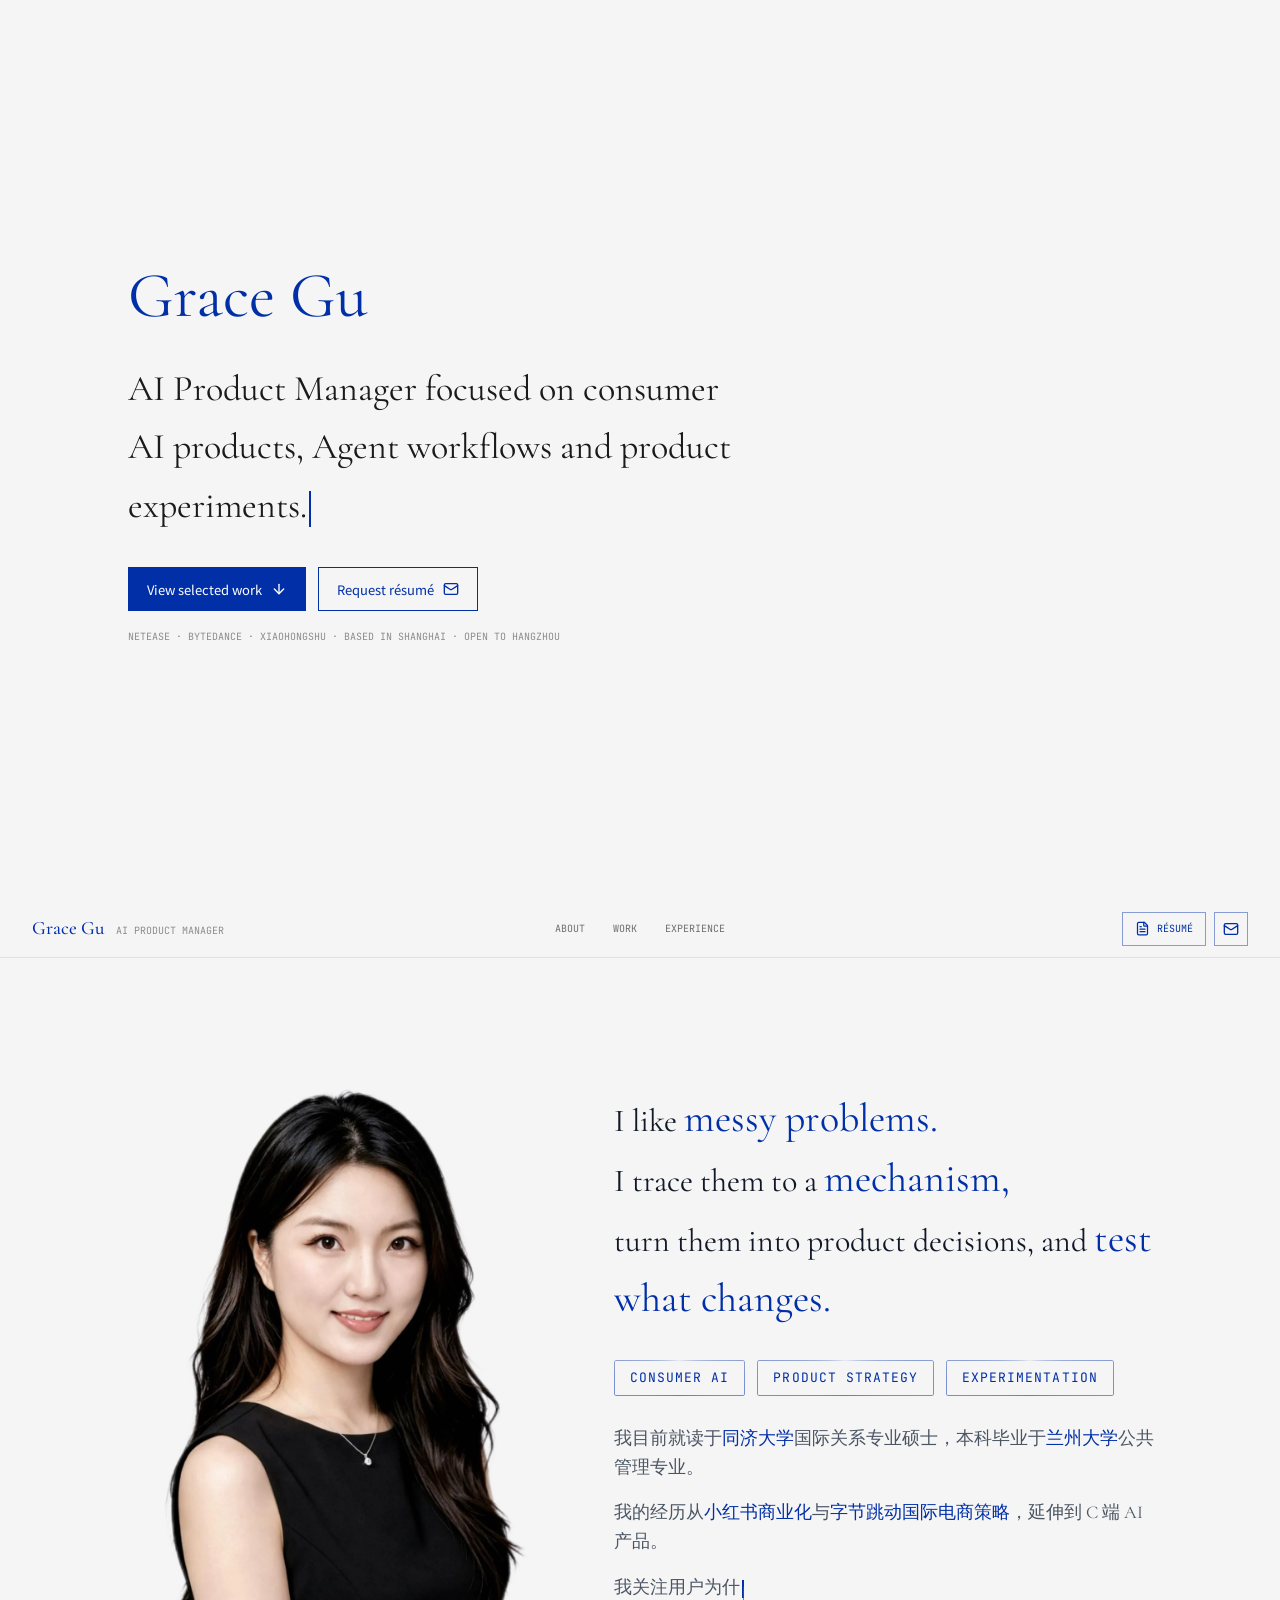
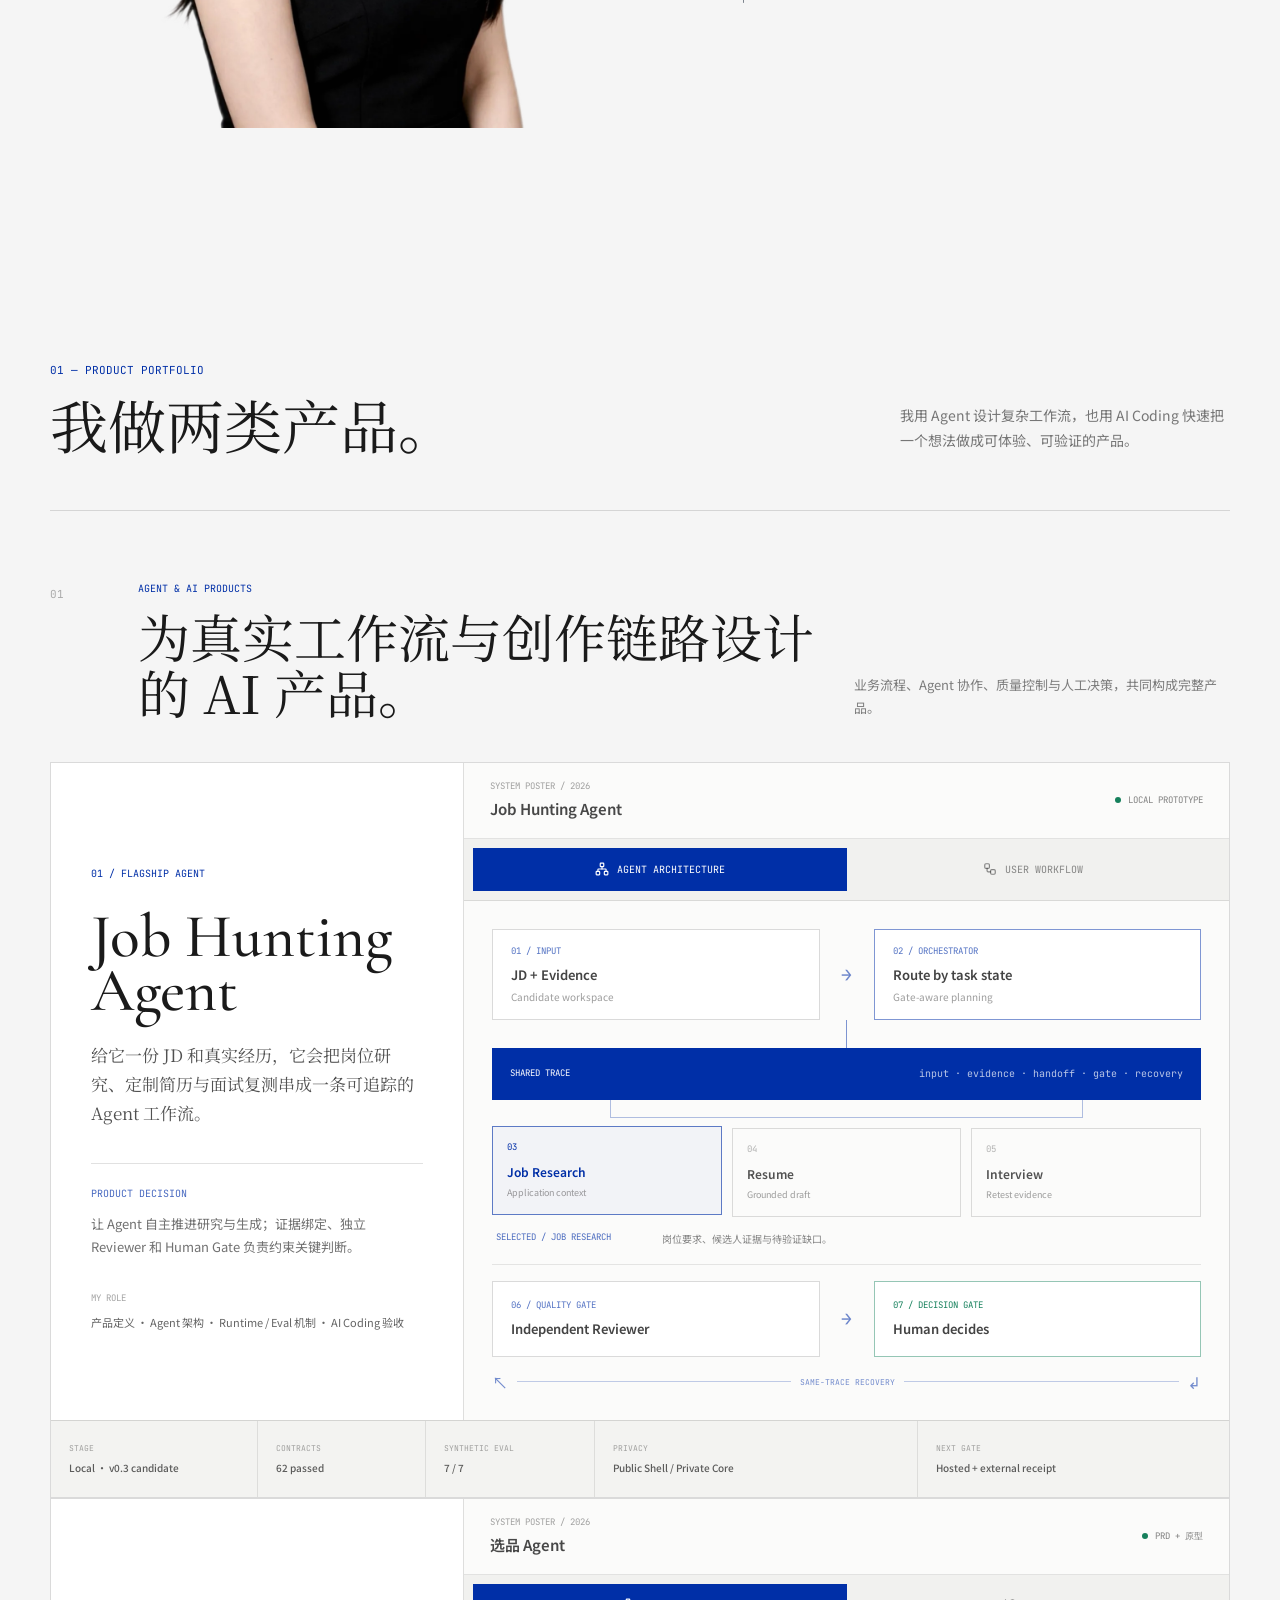
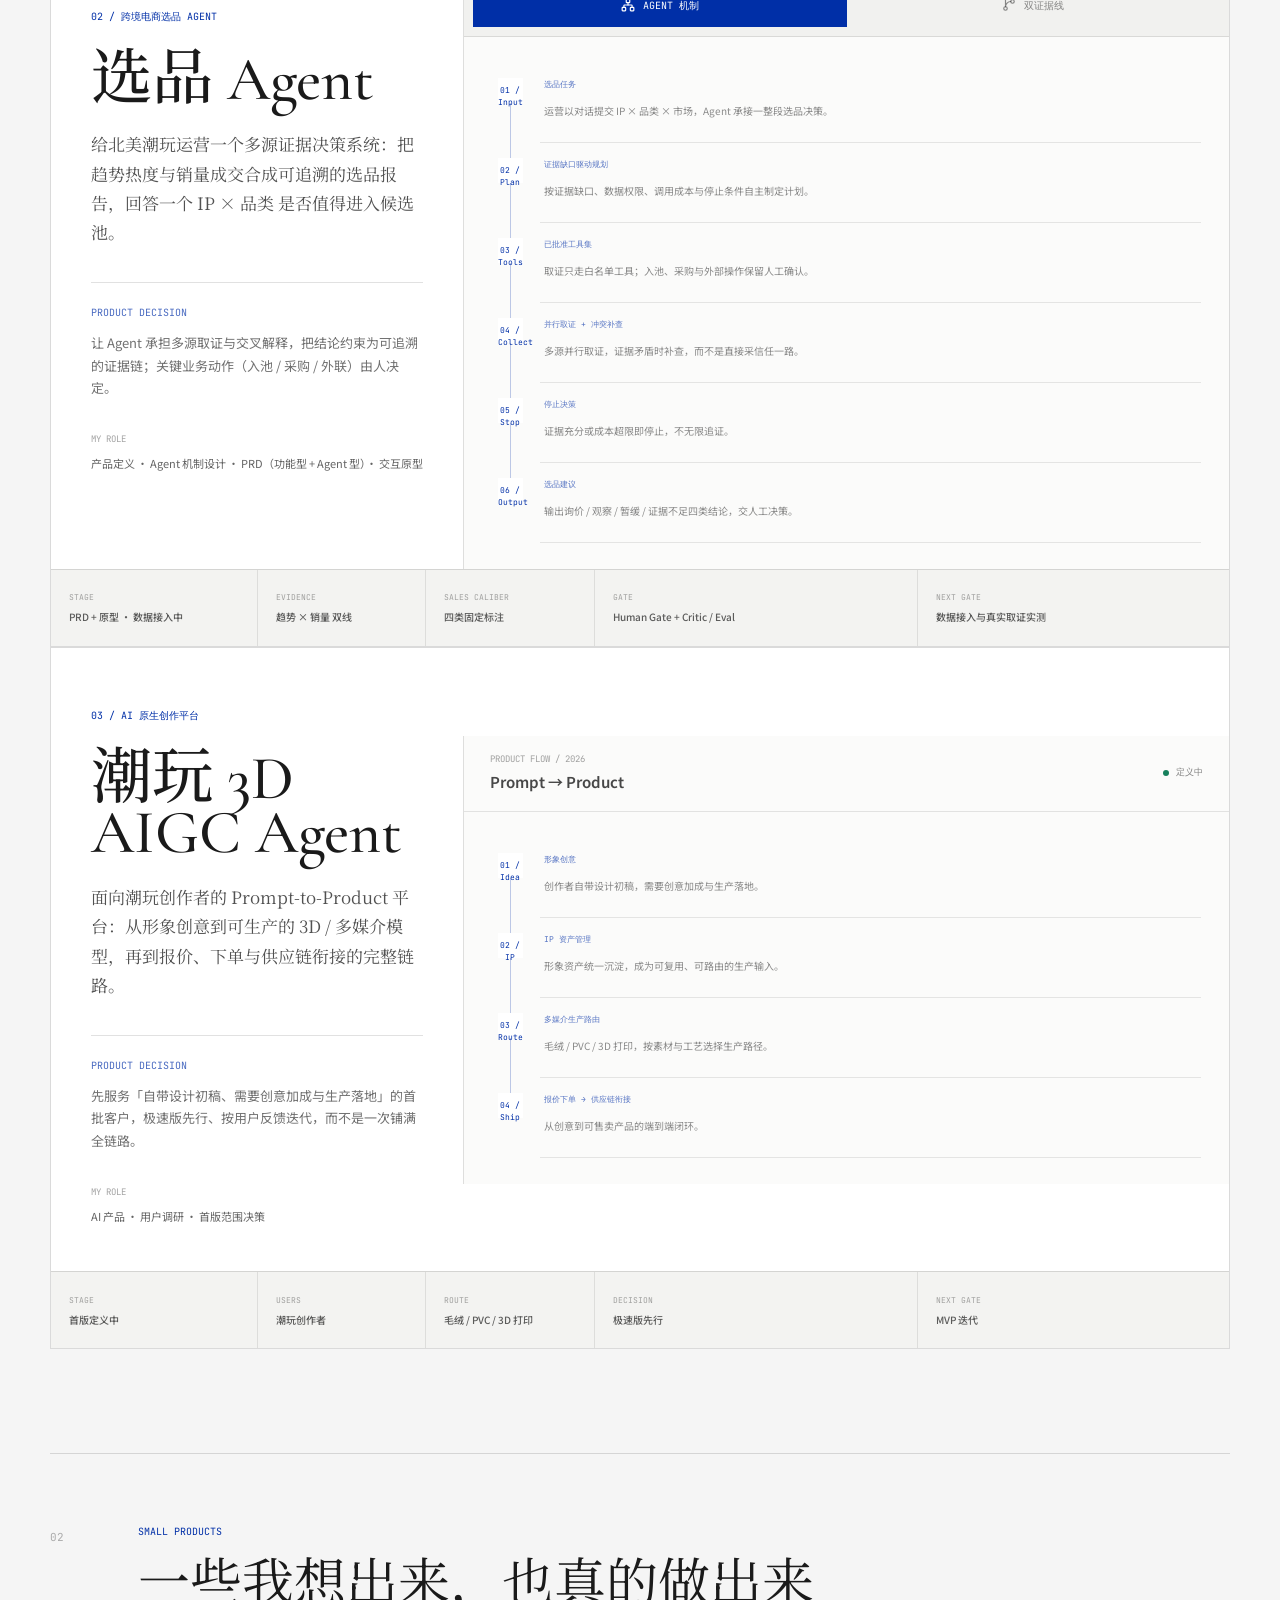
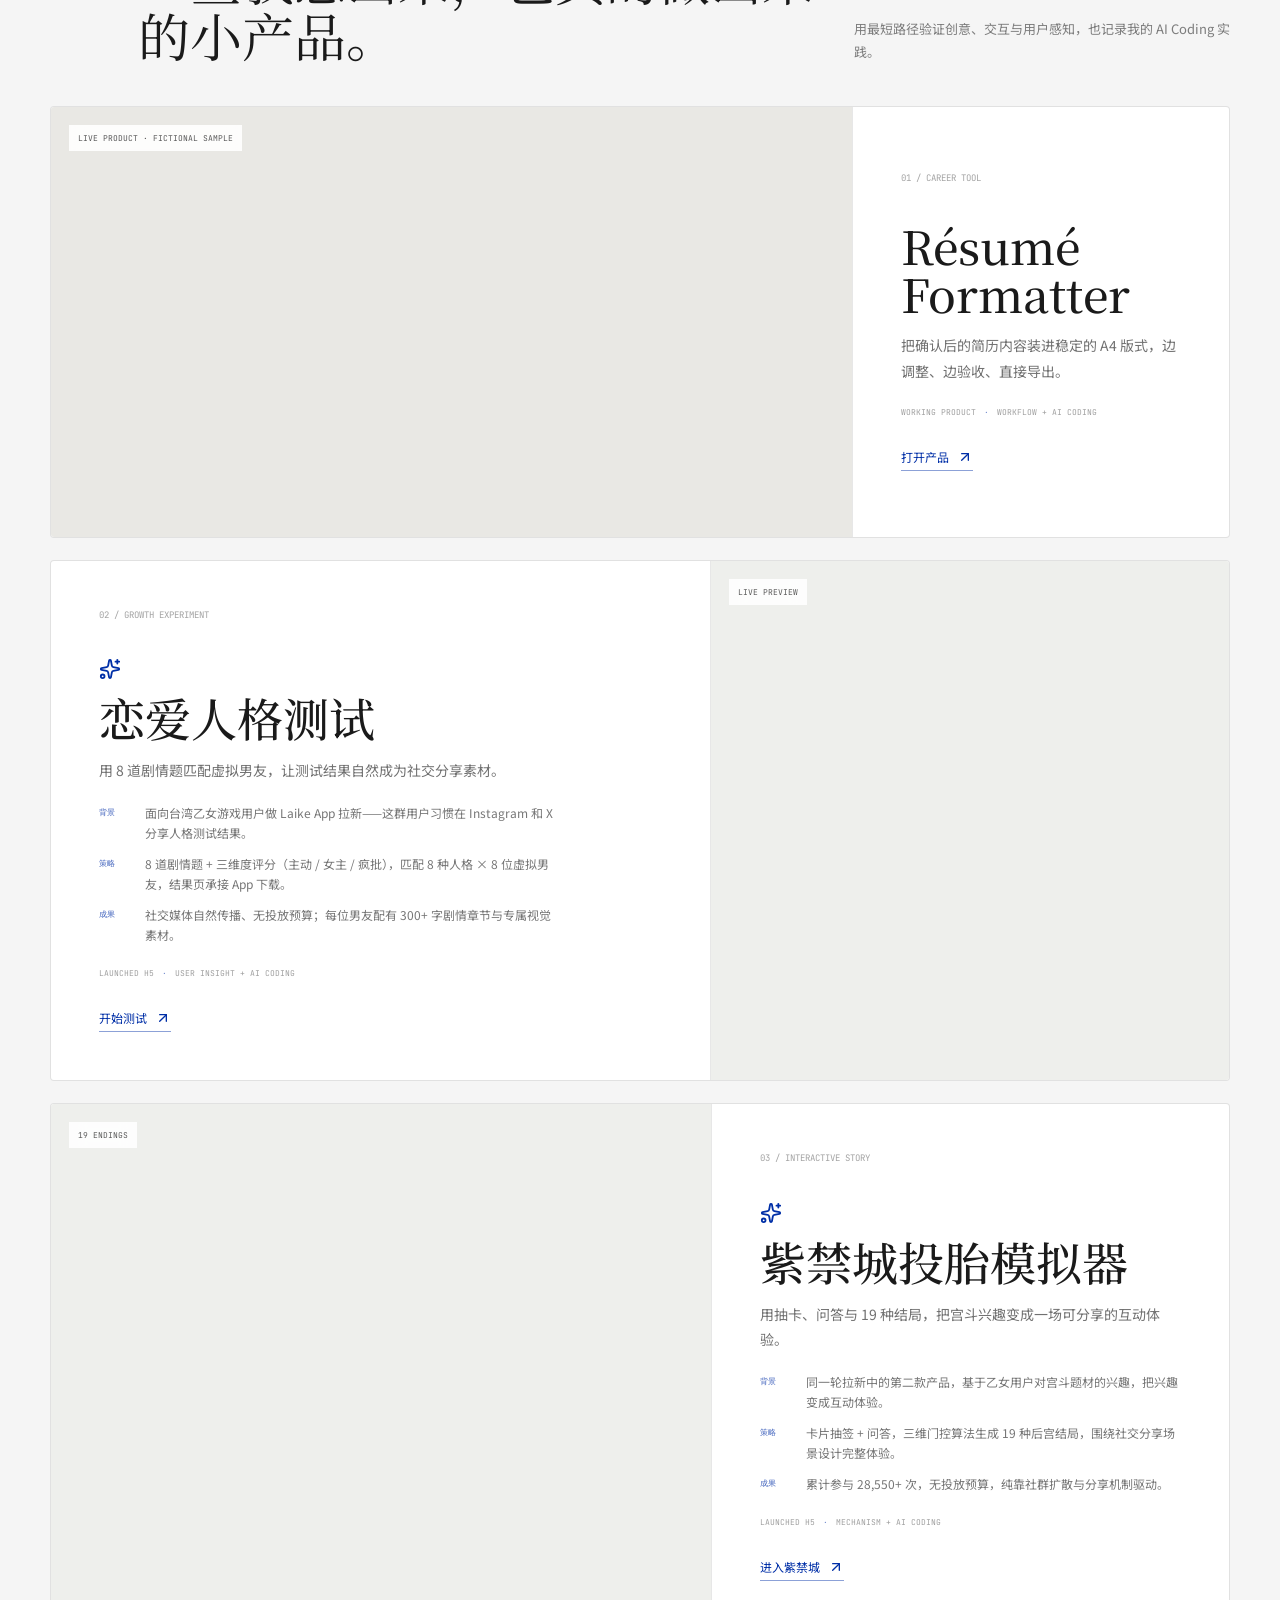
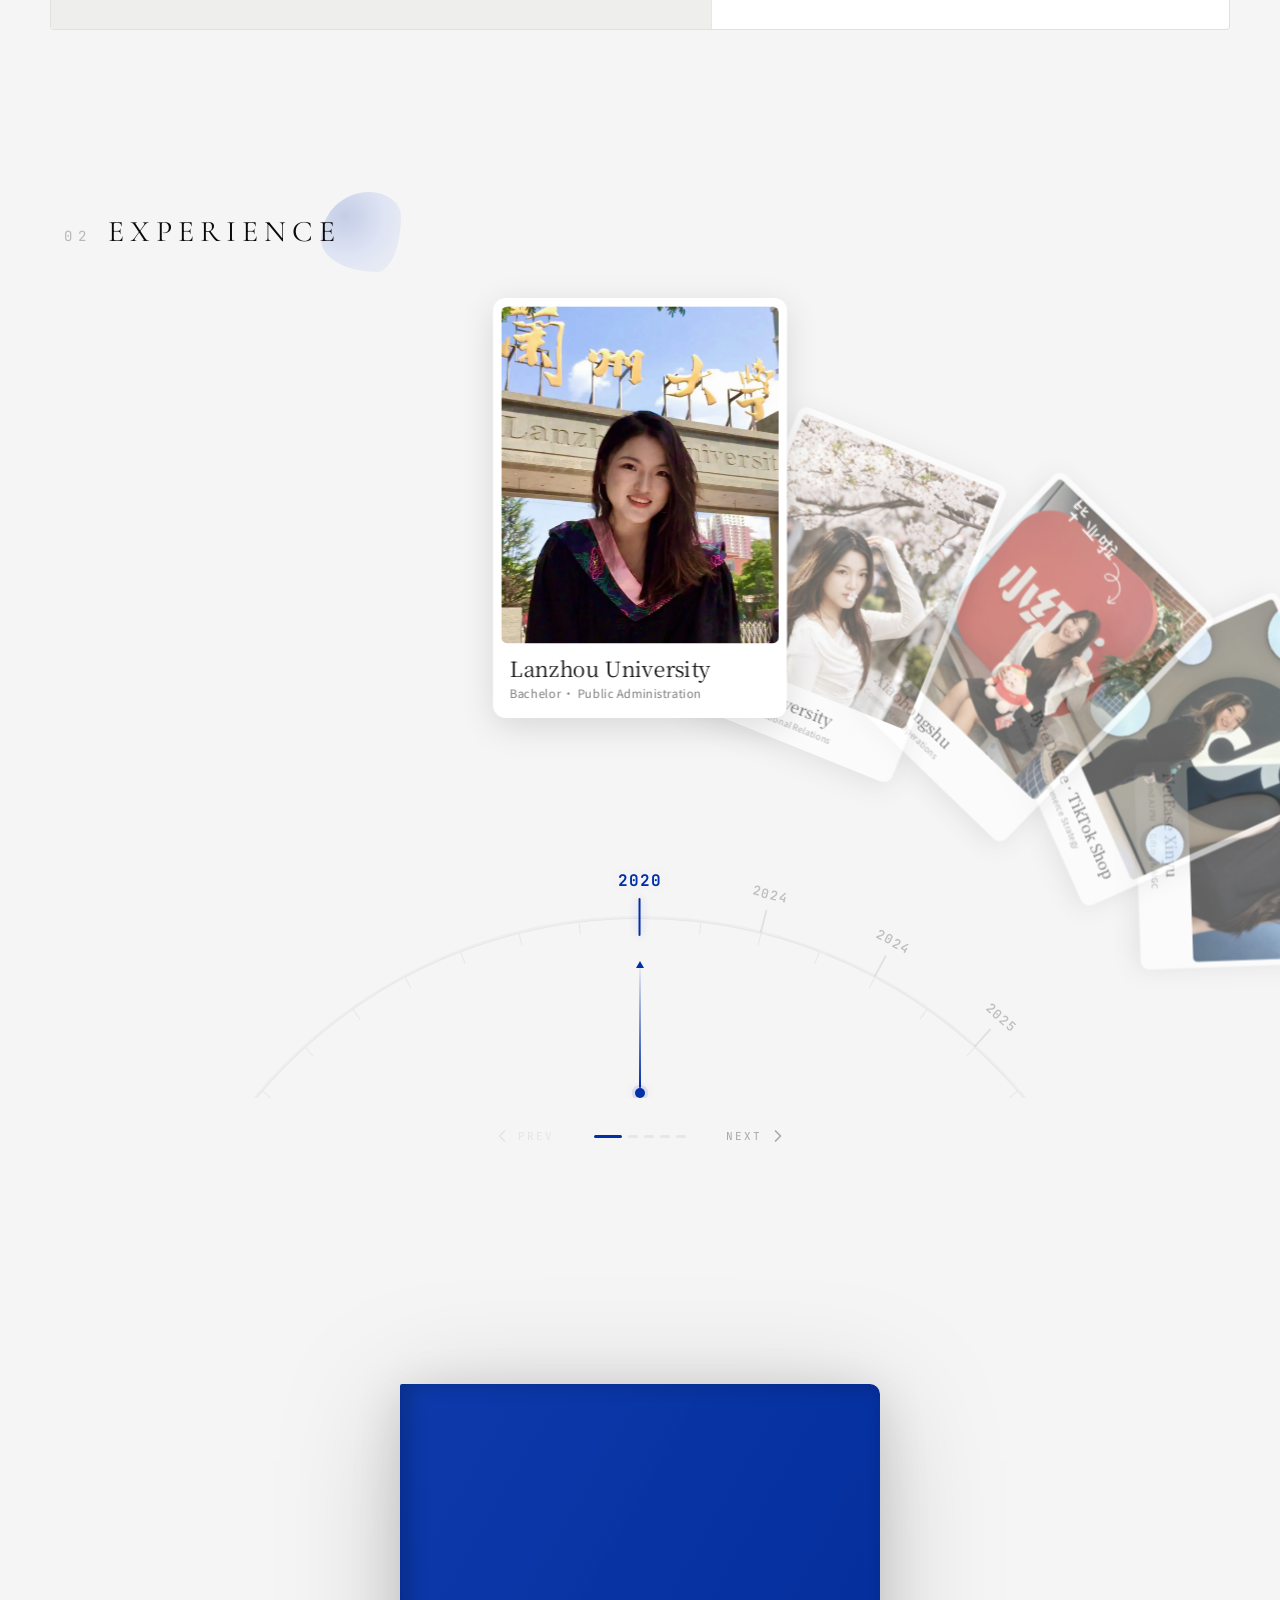
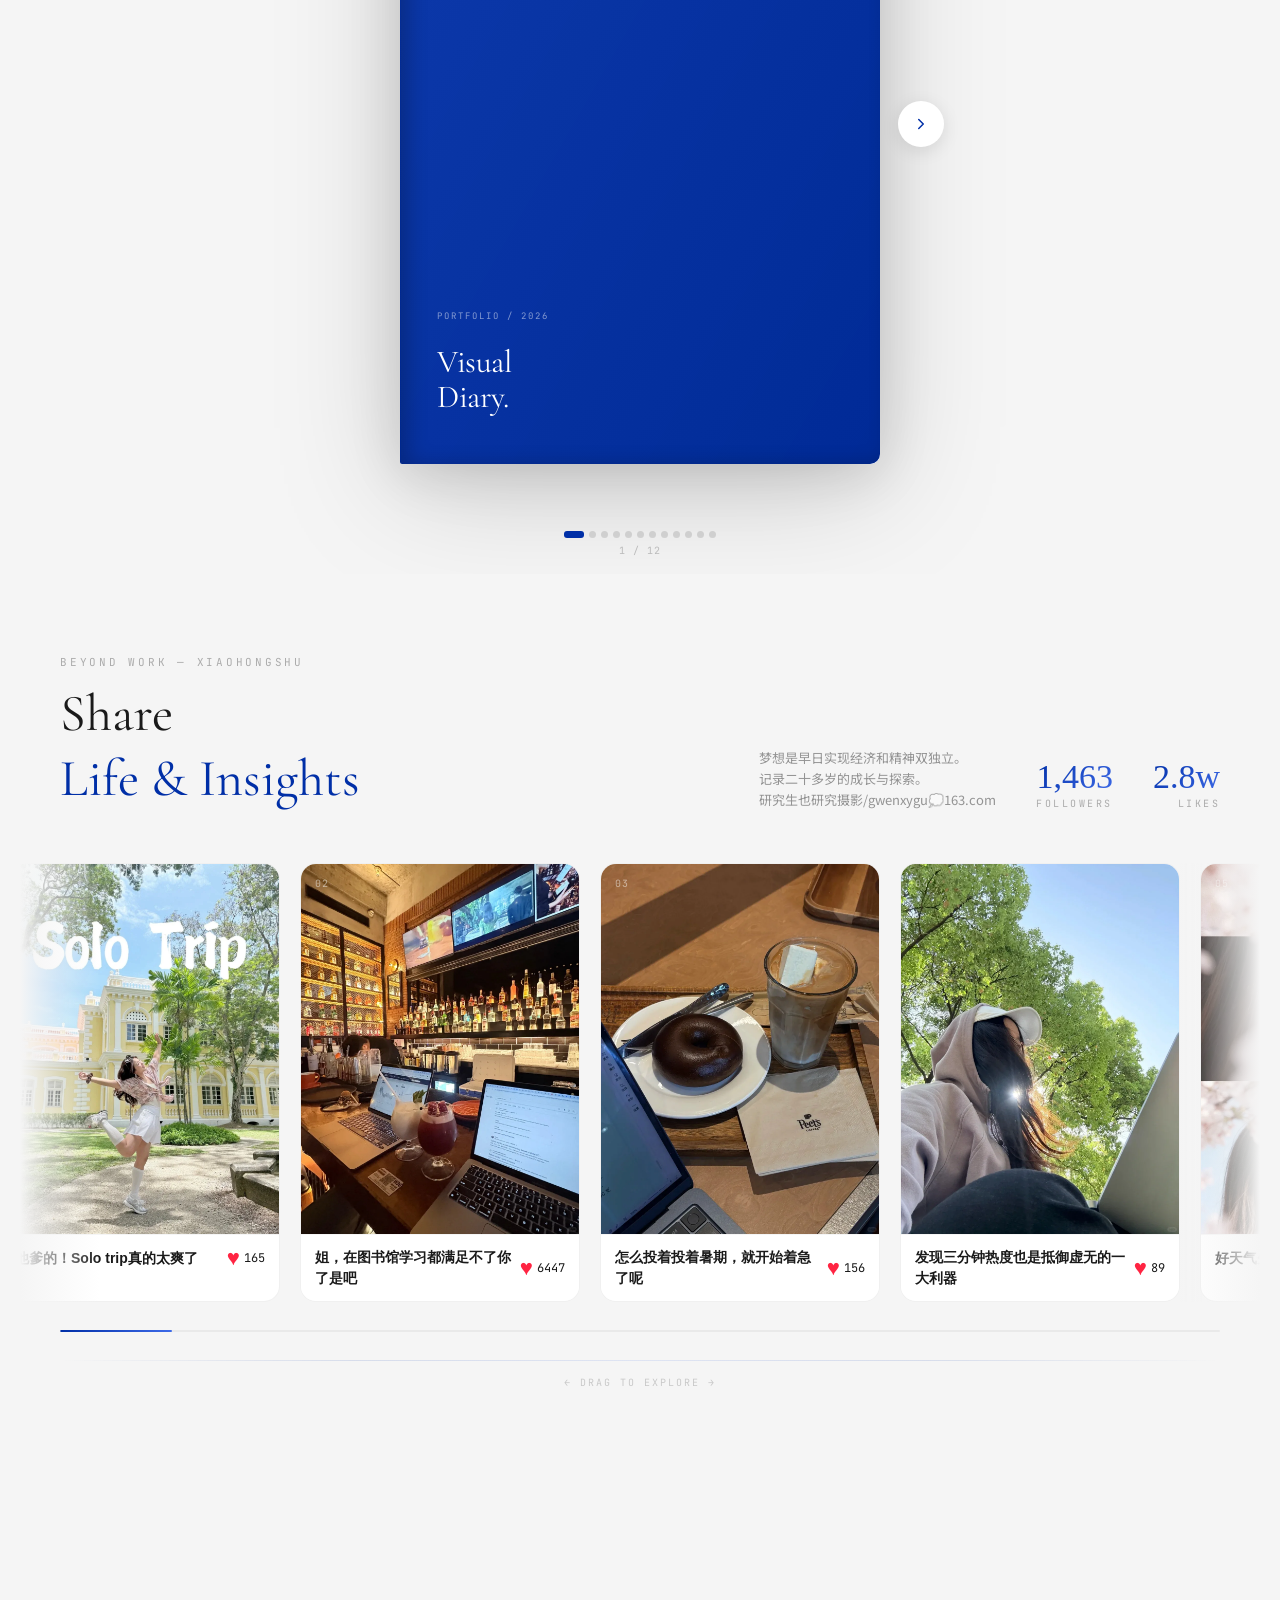
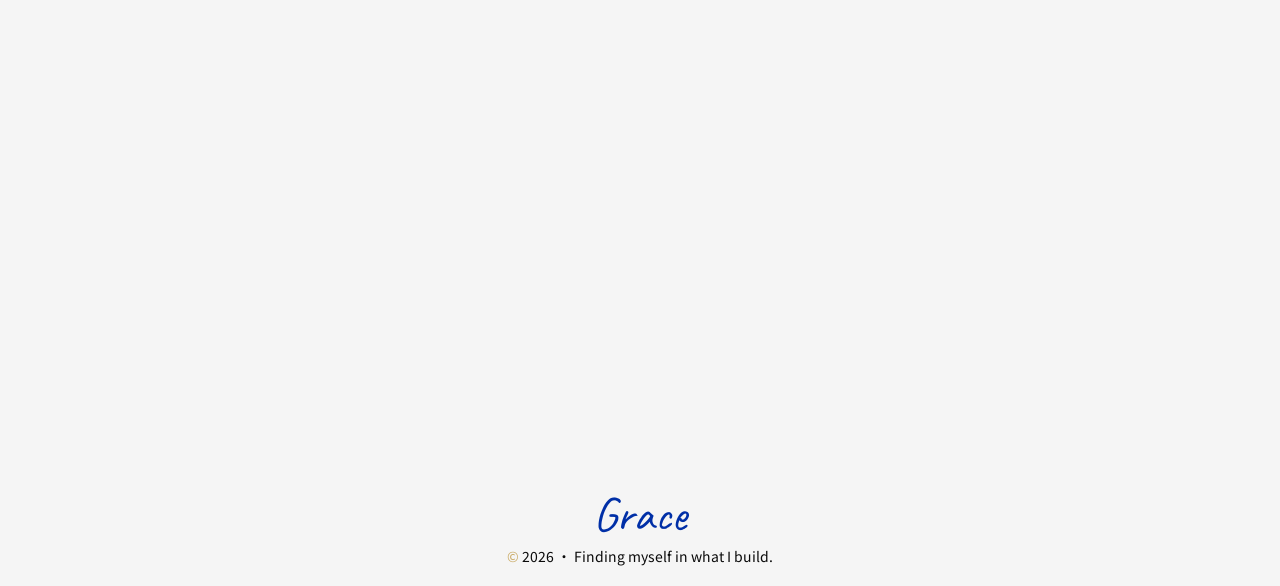
<file: index.html>
<!DOCTYPE html>
<html lang="en">
  <head>
    <meta charset="UTF-8" />
    <link rel="icon" type="image/svg+xml" href="./favicon.svg" />
    <meta name="viewport" content="width=device-width, initial-scale=1.0" />
    <title>Grace Gu | AI Product Manager</title>
    <meta name="description" content="Grace Gu's AI Product Manager portfolio — C-end AI products, Agent workflows, and product experiments." />
    <meta property="og:title" content="Grace Gu | AI Product Manager" />
    <meta property="og:description" content="Selected work across commercial AI, Agent workflow design, and career tooling." />
    <meta property="og:type" content="website" />
    <meta property="og:url" content="https://gracexygu.github.io/" />
    <meta property="og:image" content="https://gracexygu.github.io/og-image.png" />
    <meta name="twitter:card" content="summary_large_image" />
    <link rel="preload" as="image" href="./photo.webp" />
    <link rel="preconnect" href="https://fonts.googleapis.com">
    <link rel="preconnect" href="https://fonts.gstatic.com" crossorigin>
    <link href="https://fonts.googleapis.com/css2?family=Caveat:wght@400;500;600&family=Cormorant+Garamond:ital,wght@0,400;0,600;1,400&family=JetBrains+Mono:wght@300;400;500&family=Noto+Sans+SC:wght@300;400;500&family=Noto+Serif+SC:wght@400;500;600&display=swap" rel="stylesheet">
    <script type="module" crossorigin src="/assets/index-nDenYa2N.js"></script>
    <link rel="stylesheet" crossorigin href="/assets/index-C_WNGcMD.css">
  </head>
  <body>
    <a href="#hero" class="sr-only focus:not-sr-only focus:absolute focus:top-4 focus:left-4 focus:z-50 focus:bg-klein focus:text-white focus:px-4 focus:py-2 focus:rounded">Skip to content</a>
    <div id="root"></div>
  </body>
</html>
</file>
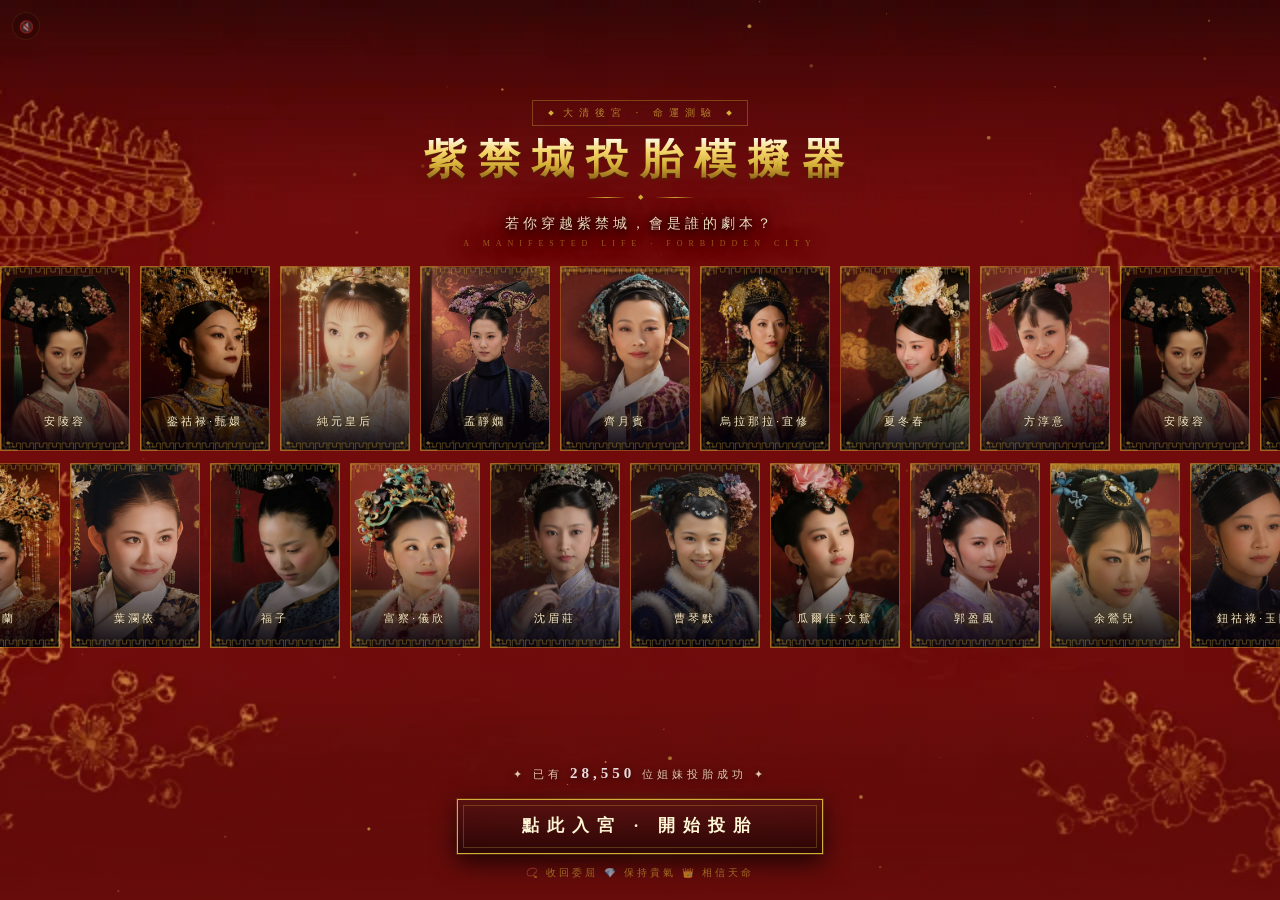
<file: forbidden-city-game/index.html>
<!doctype html>
<html lang="zh-Hant">
  <head>
    <meta charset="UTF-8" />
    <meta name="viewport" content="width=device-width, initial-scale=1.0, user-scalable=no" />
    <title>紫禁城投胎模擬器</title>
    <meta name="description" content="大清後宮·命運測驗 — 穿越紫禁城，你會是誰的劇本？" />
    <meta property="og:title" content="紫禁城投胎模擬器" />
    <meta property="og:description" content="大清後宮·命運測驗 — 穿越紫禁城，你會是誰的劇本？" />
    <meta property="og:type" content="website" />
    <link rel="preconnect" href="https://fonts.googleapis.com">
    <link rel="preconnect" href="https://fonts.gstatic.com" crossorigin>
    <link href="https://fonts.googleapis.com/css2?family=Noto+Serif+TC:wght@400;700;900&family=Noto+Sans+TC:wght@400;700&display=swap" rel="stylesheet">
    <script type="module" crossorigin src="/forbidden-city-game/assets/index-BesXdesn.js"></script>
    <link rel="stylesheet" crossorigin href="/forbidden-city-game/assets/index-D1JG1Roz.css">
  </head>
  <body>
    <div id="root"></div>
  </body>
</html>
</file>
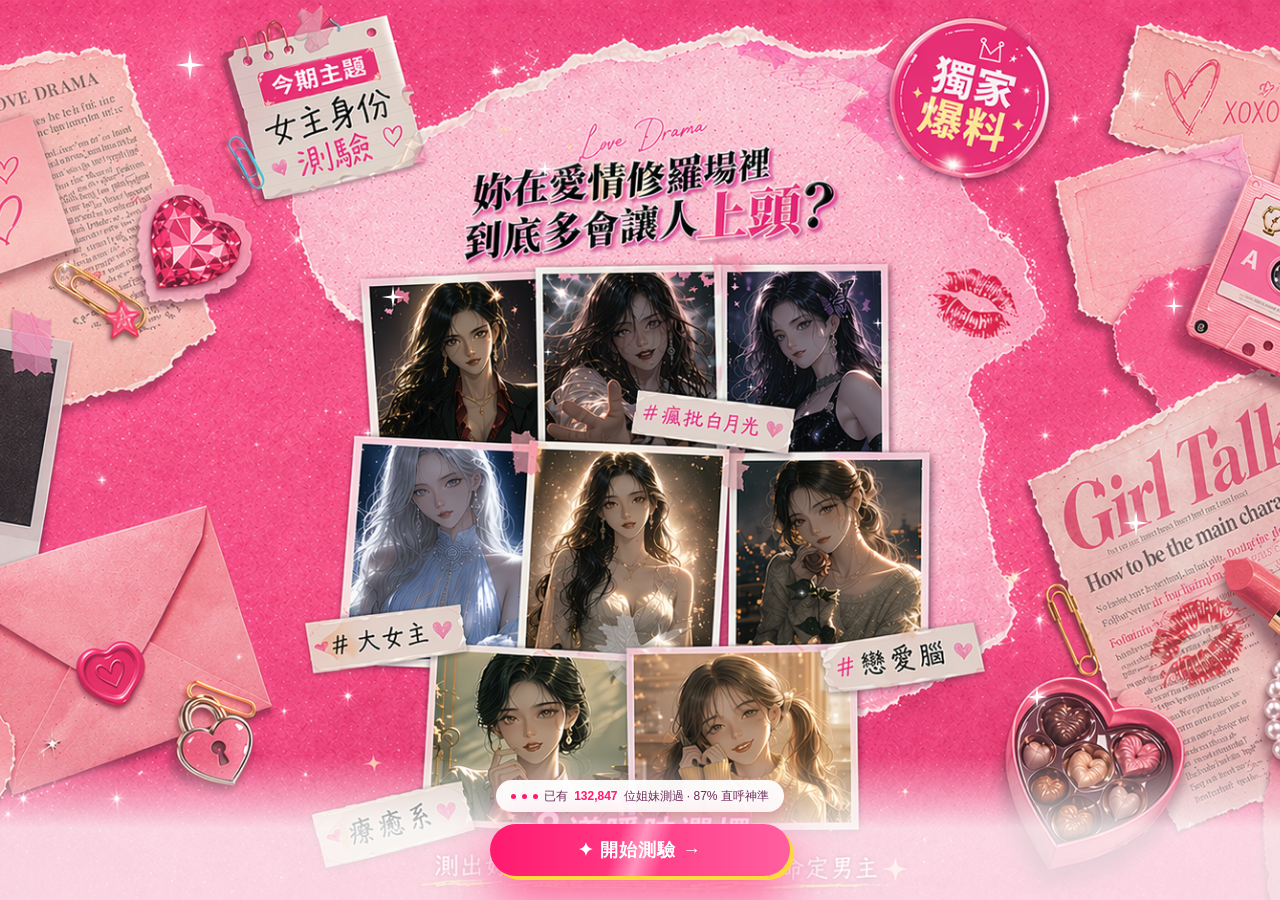
<file: love-personality-test/index.html>
<!doctype html>
<html lang="zh-Hant">
  <head>
    <meta charset="UTF-8" />
    <meta name="viewport" content="width=device-width, initial-scale=1.0, user-scalable=no" />
    <title>戀愛人格測試 | 你的命定男神是誰？</title>
    <meta name="description" content="8 道故事驅動的情景題，揭示你的戀愛人格，配對專屬命定男主。" />
    <meta property="og:title" content="戀愛人格測試 — 你的命定男神是誰？" />
    <meta property="og:description" content="8 道故事驅動的情景題，揭示你的戀愛人格，配對專屬命定男主。" />
    <meta property="og:type" content="website" />
    <link rel="preconnect" href="https://fonts.googleapis.com">
    <link rel="preconnect" href="https://fonts.gstatic.com" crossorigin>
    <script type="module" crossorigin src="/love-personality-test/assets/index-BK5eFKDT.js"></script>
    <link rel="stylesheet" crossorigin href="/love-personality-test/assets/index-BfQW1AM8.css">
  </head>
  <body>
    <div id="root"></div>
  </body>
</html>
</file>
<file: assets/index-C_WNGcMD.css>
.flip-bw{position:absolute;top:50%;left:50%;perspective:2200px;filter:drop-shadow(0 20px 60px rgba(0,0,0,.18)) drop-shadow(0 8px 24px rgba(0,0,0,.12))}.flip-book{position:relative;width:min(42vw,480px);height:min(60vw,680px);transform-style:preserve-3d;background:transparent}.flip-page{position:absolute;width:100%;height:100%;top:0;left:0;transform-origin:left center;transform-style:preserve-3d;will-change:transform}.flip-face{position:absolute;width:100%;height:100%;backface-visibility:hidden;display:flex;flex-direction:column;justify-content:center;background:#fff;box-shadow:inset -5px 0 20px #00000005;overflow:hidden;box-sizing:border-box}.flip-cover-f{background-color:#002fa7;color:#fff;border-radius:4px 14px 14px 4px;background-image:linear-gradient(120deg,#ffffff0d,#0000001a);box-shadow:inset 8px 0 20px #0003;padding:50px 36px;justify-content:flex-end}.flip-cover-b{transform:rotateY(180deg);background-color:#002fa7;color:#fff;border-radius:14px 4px 4px 14px;background-image:linear-gradient(120deg,#0000001a,#ffffff0d);box-shadow:inset -8px 0 20px #0003;padding:50px 36px;justify-content:center;align-items:center;text-align:center}.flip-inner-page{background:#faf9f7!important;padding:0!important;box-shadow:inset -3px 0 12px #00000008}.flip-front{transform:rotateY(0);border-radius:2px 10px 10px 2px;border-left:1px solid rgba(0,0,0,.05);padding:36px}.flip-back{transform:rotateY(180deg);border-radius:10px 2px 2px 10px;border-right:1px solid rgba(0,0,0,.05);background:#fafafa;padding:36px}.flip-meta{font-family:JetBrains Mono,monospace;font-size:9px;margin-bottom:20px;text-transform:uppercase;letter-spacing:2px;color:#002fa7}.flip-title{font-family:Cormorant Garamond,serif;font-size:clamp(22px,3.5vw,32px);margin-bottom:14px;font-weight:400;line-height:1.1;letter-spacing:-.5px;color:#1a1a1a}.flip-desc{font-size:13px;color:#666;line-height:1.8;font-family:Cormorant Garamond,serif}.flip-pg-photo{padding:24px 28px!important;display:flex;flex-direction:column;justify-content:center;align-items:center;gap:0}.flip-photo-cap-top{font-family:JetBrains Mono,monospace;font-size:9px;text-transform:uppercase;letter-spacing:2px;color:#002fa7;margin-bottom:12px;text-align:center;width:82%}.flip-photo-img{width:78%;aspect-ratio:4/3;background-color:#eee;background-size:cover;background-position:center;box-shadow:0 12px 30px #002fa714,0 0 0 1px #002fa70d}.flip-photo-cap-bot{font-family:Cormorant Garamond,serif;font-size:11px;color:#888;line-height:1.6;margin-top:12px;text-align:center;width:82%;font-style:italic}.flip-full-bleed{padding:0!important;align-items:stretch;background:transparent}.flip-near-bleed{padding:18px;align-items:center;justify-content:center}.flip-bleed-img{width:100%;height:100%;-o-object-fit:cover;object-fit:cover;display:block}.flip-photo-img-portrait{aspect-ratio:3/4!important;width:60%!important}.flip-cap-top-layout{justify-content:flex-start;padding-top:32px!important}.flip-cap-bot-layout{justify-content:flex-end;padding-bottom:32px!important}.flip-breath-pg{padding:40px!important;justify-content:center;align-items:center;text-align:center}.flip-breath-line{width:40px;height:1px;background:#0000001f;margin-bottom:16px}.flip-breath-txt{font-family:JetBrains Mono,monospace;font-size:8px;letter-spacing:3px;text-transform:uppercase;color:#0003}.flip-nav{position:absolute;top:50%;z-index:200;width:46px;height:46px;border:none;border-radius:50%;cursor:pointer;display:flex;align-items:center;justify-content:center;background:#fff;color:#002fa7;box-shadow:0 4px 18px #0000001a;transform:translateY(-50%);transition:background .2s,color .2s,box-shadow .2s}.flip-nav:hover{background:#002fa7;color:#fff;box-shadow:0 8px 28px #002fa740}.flip-nav:active{transform:translateY(-50%) scale(.95)}.flip-nav:disabled{opacity:0;pointer-events:none}.flip-bottom{position:absolute;bottom:16px;left:50%;transform:translate(-50%);display:flex;flex-direction:column;align-items:center;gap:5px;z-index:100}.flip-dots{display:flex;justify-content:center;gap:5px;flex-wrap:wrap;max-width:300px}.flip-dot{width:7px;height:7px;border-radius:50%;background:#0000001f;border:none;cursor:pointer;padding:0;transition:all .3s}.flip-dot:hover{background:#002fa74d}.flip-dot.active{background:#002fa7;width:20px;border-radius:3px}.flip-pn{font-family:JetBrains Mono,monospace;font-size:10px;color:#00000038;letter-spacing:1px}.flip-cta{display:inline-block;margin-top:24px;font-family:JetBrains Mono,monospace;font-size:9px;letter-spacing:2px;text-transform:uppercase;color:#002fa7;text-decoration:none;border:1px solid #002FA7;padding:9px 20px;transition:all .3s}.flip-cta:hover{background:#002fa7;color:#fff}.flip-story-overlay{padding:0!important;position:relative;overflow:hidden}.flip-story-overlay .flip-story-bg{position:absolute;top:0;right:0;bottom:0;left:0;background-size:cover;background-position:center}.flip-story-overlay .flip-story-bg:after{content:"";position:absolute;top:0;right:0;bottom:0;left:0;background:linear-gradient(135deg,#0000001a,#00000073)}.flip-vid-face{padding:0!important;overflow:hidden;position:relative}.flip-vid-poster-wrap{position:absolute;top:0;right:0;bottom:0;left:0;cursor:pointer;overflow:hidden;display:flex;align-items:center;justify-content:center;padding:24px 28px;background:#faf9f7;box-sizing:border-box}.flip-vid-poster{width:82%;aspect-ratio:4/3;-o-object-fit:cover;object-fit:cover;border-radius:4px;filter:brightness(.6) saturate(1.1);transition:transform .5s ease;box-shadow:0 12px 30px #002fa714,0 0 0 1px #002fa70d}.flip-vid-poster-wrap:hover .flip-vid-poster{transform:scale(1.03);filter:brightness(.45) saturate(1.2)}.flip-vid-overlay{position:absolute;top:0;right:0;bottom:0;left:0;display:flex;flex-direction:column;align-items:center;justify-content:center;z-index:2;gap:10px}.flip-vid-play{width:56px;height:56px;border-radius:50%;background:#ffffff26;border:2px solid rgba(255,255,255,.5);display:flex;align-items:center;justify-content:center;transition:all .35s}.flip-vid-poster-wrap:hover .flip-vid-play{background:#002fa7a6;border-color:#002fa7e6;transform:scale(1.1)}.flip-vid-play svg{margin-left:3px}.flip-vid-title{font-family:Noto Sans SC,Cormorant Garamond,serif;font-size:clamp(14px,2.5vw,20px);color:#fff;text-shadow:0 2px 16px rgba(0,0,0,.5);text-align:center;line-height:1.35;letter-spacing:.5px;max-width:82%}.flip-vid-sub{font-family:JetBrains Mono,monospace;font-size:9px;color:#fff6;letter-spacing:2.5px;text-transform:uppercase}.flip-vid-inplace{position:absolute;top:0;left:0;width:100%;height:100%;z-index:600;-o-object-fit:contain;object-fit:contain;background:#faf9f7;outline:none;border-radius:2px 10px 10px 2px;cursor:pointer;box-sizing:border-box;padding:24px 28px}@media (max-width:900px){.flip-book{width:min(50vw,440px);height:min(70vw,620px)}}@media (max-width:640px){.flip-book{width:min(70vw,300px);height:min(99vw,425px)}.flip-nav{width:38px;height:38px}.flip-front,.flip-back{padding:18px}.flip-pg-photo{padding:14px 16px!important}.flip-vid-play{width:42px;height:42px}.flip-vid-play svg{width:20px;height:20px}.flip-vid-title{font-size:13px}.flip-vid-inplace{padding:14px 16px}.flip-photo-img-portrait{width:55%!important}}.dial-wrapper{position:relative;padding-bottom:40px}.fan-stage{position:relative;width:100%;max-width:1300px;height:520px;margin:0 auto 24px;perspective:1200px}.fan-card-wrapper{position:absolute;left:50%;top:0;width:280px;height:400px;margin-left:-140px;transform-origin:center bottom;transition:transform .7s cubic-bezier(.34,1.56,.64,1),filter .5s ease,opacity .5s ease,box-shadow .4s ease,z-index 0s;cursor:default;transform-style:preserve-3d}.fan-card-wrapper.active{cursor:pointer;z-index:20}.fan-card-wrapper.active:hover{box-shadow:0 20px 60px #002fa733}.fan-card-wrapper.active:hover .fan-flip-card:not(.flipped){transform:translateY(-8px) scale(1.02)}.fan-card-wrapper.inactive{opacity:.6;cursor:pointer}.fan-card-wrapper.inactive:hover{opacity:.85}.fan-flip-card{position:relative;width:100%;height:100%;transition:transform .5s cubic-bezier(.4,0,.2,1),box-shadow .4s ease;transform-style:preserve-3d}.fan-flip-card.flipped{transform:rotateY(180deg)}.fan-flip-face{position:absolute;top:0;right:0;bottom:0;left:0;backface-visibility:hidden;border-radius:12px;box-shadow:0 8px 32px #0000001f;overflow:visible}.fan-flip-front{background:#fff;padding:8px}.fan-flip-front img{width:100%;aspect-ratio:3/4;-o-object-fit:cover;object-fit:cover;display:block;border-radius:6px}.fan-flip-front{background:#fff;padding:8px;display:flex;flex-direction:column;border-radius:12px;overflow:hidden;height:100%}.fan-flip-front img{width:100%;flex:1;min-height:0;-o-object-fit:cover;object-fit:cover;display:block;border-radius:6px}.fan-flip-front-info{padding:12px 8px 8px;text-align:left}.fan-flip-front-info h3{font-family:var(--font-cn-serif);font-size:20px;font-weight:400;color:#1a1a1a;line-height:1.2;margin-bottom:3px}.fan-flip-front-info .fan-subtitle{font-size:11px;color:#00000080;letter-spacing:.3px}.flip-hint{position:absolute;top:16px;right:16px;font-family:JetBrains Mono,monospace;font-size:8px;letter-spacing:1.5px;text-transform:uppercase;color:#fff0;transition:color .3s}.fan-card-wrapper.active:hover .flip-hint{color:#ffffffb3}.fan-flip-back{transform:rotateY(180deg);background:#fff;padding:28px 24px;display:flex;flex-direction:column;justify-content:center}.fan-flip-back .era-back{font-family:JetBrains Mono,monospace;font-size:9px;letter-spacing:3px;text-transform:uppercase;color:#002fa7;margin-bottom:14px;display:flex;align-items:center;gap:10px}.fan-flip-back .era-back:before{content:"";width:28px;height:1px;background:#002fa7;opacity:.4}.fan-flip-back h3{font-family:var(--font-cn-serif);font-size:24px;font-weight:400;color:#1a1a1a;margin-bottom:6px}.fan-flip-back .subtitle-back{font-size:13px;color:#002fa7;font-weight:500;margin-bottom:16px}.fan-flip-back .description{font-size:13px;line-height:1.85;color:#1a1a1a99}.fan-flip-back .fan-location{margin-top:auto;padding-top:14px;font-family:JetBrains Mono,monospace;font-size:10px;letter-spacing:1.5px;color:#00000040;text-transform:uppercase}.dial-bottom{position:relative;display:flex;flex-direction:column;align-items:center;gap:20px}.dial-clock{position:relative;width:100%;height:240px;overflow:hidden}.dial-arc-center{position:absolute;top:60px;left:50%;width:1000px;height:1000px;transform:translate(-50%);pointer-events:none}.dial-arc{position:absolute;top:0;right:0;bottom:0;left:0;border-radius:50%;border:1.5px solid rgba(0,0,0,.06);pointer-events:auto}.dial-tick{position:absolute;top:0;left:50%;width:1px;height:12px;margin-left:-.5px;background:#0000000f;transform-origin:.5px 500px}.dial-marker{position:absolute;top:-50px;left:50%;margin-left:-32px;width:64px;display:flex;flex-direction:column;align-items:center;gap:5px;cursor:pointer;background:none;border:none;padding:0;transform-origin:32px 550px;transition:all .5s cubic-bezier(.16,1,.3,1)}.dial-marker-year{font-family:JetBrains Mono,monospace;font-size:13px;font-weight:600;letter-spacing:1px;color:#00000038;transition:all .5s cubic-bezier(.16,1,.3,1);white-space:nowrap}.dial-marker-bar{width:2px;height:24px;border-radius:1px;background:#00000014;transition:all .5s cubic-bezier(.16,1,.3,1)}.dial-marker-bar--sub{height:16px;background:#0000000d}.dial-marker--active .dial-marker-year{color:#002fa7;font-size:16px;font-weight:700;text-shadow:0 0 24px rgba(0,47,167,.1)}.dial-marker--active .dial-marker-bar{height:38px;width:2.5px;background:#002fa7;box-shadow:0 0 10px #002fa740}.dial-marker:hover:not(.dial-marker--active) .dial-marker-year{color:#002fa766}.dial-marker:hover:not(.dial-marker--active) .dial-marker-bar{background:#002fa72e}.dial-pointer{position:absolute;bottom:0;left:50%;transform:translate(-50%);display:flex;flex-direction:column-reverse;align-items:center;z-index:10;pointer-events:none}.dial-pointer-dot{width:10px;height:10px;border-radius:50%;background:#002fa7;box-shadow:0 0 0 3px #002fa71a,0 0 14px #002fa71f}.dial-pointer-needle{width:1.5px;height:120px;background:linear-gradient(to top,#002fa7,#002fa70f);border-radius:1px}.dial-pointer-arrow{width:0;height:0;border-left:4px solid transparent;border-right:4px solid transparent;border-bottom:7px solid #002FA7}.dial-arc-outer{position:absolute;top:58px;left:50%;width:1004px;height:1004px;transform:translate(-50%);border-radius:50%;border:2px solid rgba(0,47,167,.03);pointer-events:none}.dial-nav{display:flex;align-items:center;gap:32px}.dial-nav-btn{display:flex;align-items:center;gap:6px;background:none;border:none;cursor:pointer;color:#1a1a1a59;transition:color .3s;padding:8px}.dial-nav-btn:hover{color:#002fa7}.dial-nav-btn:disabled{opacity:.2;cursor:not-allowed}.dial-nav-label{font-family:JetBrains Mono,monospace;font-size:11px;letter-spacing:2px;text-transform:uppercase}@media (max-width:900px){.fan-stage{height:440px}.fan-card-wrapper{width:240px;height:310px;margin-left:-120px}.dial-clock{height:200px}.dial-arc-center{top:50px;width:800px;height:800px}.dial-arc-outer{top:48px;width:804px;height:804px}.dial-tick{transform-origin:.5px 400px}.dial-marker{top:-45px;transform-origin:32px 445px}.dial-pointer-needle{height:90px}}@media (max-width:640px){.fan-stage{height:380px}.fan-card-wrapper{width:200px;height:260px;margin-left:-100px}.fan-flip-front-overlay h3{font-size:20px}.fan-flip-front-overlay .fan-subtitle{font-size:10px}.fan-flip-back h3{font-size:20px}.fan-flip-back .description{font-size:11px;line-height:1.7}.dial-clock{height:170px}.dial-arc-center{top:45px;width:600px;height:600px}.dial-arc-outer{top:43px;width:604px;height:604px}.dial-tick{transform-origin:.5px 300px}.dial-marker{top:-40px;transform-origin:32px 340px}.dial-marker-year{font-size:11px}.dial-marker--active .dial-marker-year{font-size:13px}.dial-pointer-needle{height:70px}.dial-nav{gap:20px}}*,:before,:after{--tw-border-spacing-x:0;--tw-border-spacing-y:0;--tw-translate-x:0;--tw-translate-y:0;--tw-rotate:0;--tw-skew-x:0;--tw-skew-y:0;--tw-scale-x:1;--tw-scale-y:1;--tw-pan-x: ;--tw-pan-y: ;--tw-pinch-zoom: ;--tw-scroll-snap-strictness:proximity;--tw-gradient-from-position: ;--tw-gradient-via-position: ;--tw-gradient-to-position: ;--tw-ordinal: ;--tw-slashed-zero: ;--tw-numeric-figure: ;--tw-numeric-spacing: ;--tw-numeric-fraction: ;--tw-ring-inset: ;--tw-ring-offset-width:0px;--tw-ring-offset-color:#fff;--tw-ring-color:rgb(59 130 246 / .5);--tw-ring-offset-shadow:0 0 #0000;--tw-ring-shadow:0 0 #0000;--tw-shadow:0 0 #0000;--tw-shadow-colored:0 0 #0000;--tw-blur: ;--tw-brightness: ;--tw-contrast: ;--tw-grayscale: ;--tw-hue-rotate: ;--tw-invert: ;--tw-saturate: ;--tw-sepia: ;--tw-drop-shadow: ;--tw-backdrop-blur: ;--tw-backdrop-brightness: ;--tw-backdrop-contrast: ;--tw-backdrop-grayscale: ;--tw-backdrop-hue-rotate: ;--tw-backdrop-invert: ;--tw-backdrop-opacity: ;--tw-backdrop-saturate: ;--tw-backdrop-sepia: ;--tw-contain-size: ;--tw-contain-layout: ;--tw-contain-paint: ;--tw-contain-style: }::backdrop{--tw-border-spacing-x:0;--tw-border-spacing-y:0;--tw-translate-x:0;--tw-translate-y:0;--tw-rotate:0;--tw-skew-x:0;--tw-skew-y:0;--tw-scale-x:1;--tw-scale-y:1;--tw-pan-x: ;--tw-pan-y: ;--tw-pinch-zoom: ;--tw-scroll-snap-strictness:proximity;--tw-gradient-from-position: ;--tw-gradient-via-position: ;--tw-gradient-to-position: ;--tw-ordinal: ;--tw-slashed-zero: ;--tw-numeric-figure: ;--tw-numeric-spacing: ;--tw-numeric-fraction: ;--tw-ring-inset: ;--tw-ring-offset-width:0px;--tw-ring-offset-color:#fff;--tw-ring-color:rgb(59 130 246 / .5);--tw-ring-offset-shadow:0 0 #0000;--tw-ring-shadow:0 0 #0000;--tw-shadow:0 0 #0000;--tw-shadow-colored:0 0 #0000;--tw-blur: ;--tw-brightness: ;--tw-contrast: ;--tw-grayscale: ;--tw-hue-rotate: ;--tw-invert: ;--tw-saturate: ;--tw-sepia: ;--tw-drop-shadow: ;--tw-backdrop-blur: ;--tw-backdrop-brightness: ;--tw-backdrop-contrast: ;--tw-backdrop-grayscale: ;--tw-backdrop-hue-rotate: ;--tw-backdrop-invert: ;--tw-backdrop-opacity: ;--tw-backdrop-saturate: ;--tw-backdrop-sepia: ;--tw-contain-size: ;--tw-contain-layout: ;--tw-contain-paint: ;--tw-contain-style: }*,:before,:after{box-sizing:border-box;border-width:0;border-style:solid;border-color:#e5e7eb}:before,:after{--tw-content: ""}html,:host{line-height:1.5;-webkit-text-size-adjust:100%;-moz-tab-size:4;-o-tab-size:4;tab-size:4;font-family:Noto Sans SC,system-ui,sans-serif;font-feature-settings:normal;font-variation-settings:normal;-webkit-tap-highlight-color:transparent}body{margin:0;line-height:inherit}hr{height:0;color:inherit;border-top-width:1px}abbr:where([title]){-webkit-text-decoration:underline dotted;text-decoration:underline dotted}h1,h2,h3,h4,h5,h6{font-size:inherit;font-weight:inherit}a{color:inherit;text-decoration:inherit}b,strong{font-weight:bolder}code,kbd,samp,pre{font-family:JetBrains Mono,monospace;font-feature-settings:normal;font-variation-settings:normal;font-size:1em}small{font-size:80%}sub,sup{font-size:75%;line-height:0;position:relative;vertical-align:baseline}sub{bottom:-.25em}sup{top:-.5em}table{text-indent:0;border-color:inherit;border-collapse:collapse}button,input,optgroup,select,textarea{font-family:inherit;font-feature-settings:inherit;font-variation-settings:inherit;font-size:100%;font-weight:inherit;line-height:inherit;letter-spacing:inherit;color:inherit;margin:0;padding:0}button,select{text-transform:none}button,input:where([type=button]),input:where([type=reset]),input:where([type=submit]){-webkit-appearance:button;background-color:transparent;background-image:none}:-moz-focusring{outline:auto}:-moz-ui-invalid{box-shadow:none}progress{vertical-align:baseline}::-webkit-inner-spin-button,::-webkit-outer-spin-button{height:auto}[type=search]{-webkit-appearance:textfield;outline-offset:-2px}::-webkit-search-decoration{-webkit-appearance:none}::-webkit-file-upload-button{-webkit-appearance:button;font:inherit}summary{display:list-item}blockquote,dl,dd,h1,h2,h3,h4,h5,h6,hr,figure,p,pre{margin:0}fieldset{margin:0;padding:0}legend{padding:0}ol,ul,menu{list-style:none;margin:0;padding:0}dialog{padding:0}textarea{resize:vertical}input::-moz-placeholder,textarea::-moz-placeholder{opacity:1;color:#9ca3af}input::placeholder,textarea::placeholder{opacity:1;color:#9ca3af}button,[role=button]{cursor:pointer}:disabled{cursor:default}img,svg,video,canvas,audio,iframe,embed,object{display:block;vertical-align:middle}img,video{max-width:100%;height:auto}[hidden]:where(:not([hidden=until-found])){display:none}.container{width:100%}@media (min-width: 640px){.container{max-width:640px}}@media (min-width: 768px){.container{max-width:768px}}@media (min-width: 1024px){.container{max-width:1024px}}@media (min-width: 1280px){.container{max-width:1280px}}@media (min-width: 1536px){.container{max-width:1536px}}.sr-only{position:absolute;width:1px;height:1px;padding:0;margin:-1px;overflow:hidden;clip:rect(0,0,0,0);white-space:nowrap;border-width:0}.pointer-events-none{pointer-events:none}.pointer-events-auto{pointer-events:auto}.visible{visibility:visible}.static{position:static}.fixed{position:fixed}.absolute{position:absolute}.relative{position:relative}.inset-0{top:0;right:0;bottom:0;left:0}.bottom-0{bottom:0}.left-0{left:0}.left-1\/2{left:50%}.right-0{right:0}.top-0{top:0}.top-1\/2{top:50%}.z-0{z-index:0}.z-10{z-index:10}.z-20{z-index:20}.z-50{z-index:50}.z-\[5\]{z-index:5}.mx-6{margin-left:1.5rem;margin-right:1.5rem}.mx-auto{margin-left:auto;margin-right:auto}.-ml-2\.5{margin-left:-.625rem}.-ml-3{margin-left:-.75rem}.-ml-4{margin-left:-1rem}.mb-12{margin-bottom:3rem}.mb-16{margin-bottom:4rem}.mb-2{margin-bottom:.5rem}.mb-2\.5{margin-bottom:.625rem}.mb-3{margin-bottom:.75rem}.mb-4{margin-bottom:1rem}.mb-6{margin-bottom:1.5rem}.mb-7{margin-bottom:1.75rem}.mb-8{margin-bottom:2rem}.mb-\[52px\]{margin-bottom:52px}.ml-0{margin-left:0}.ml-\[2px\]{margin-left:2px}.mr-4{margin-right:1rem}.mt-0\.5{margin-top:.125rem}.mt-3\.5{margin-top:.875rem}.mt-7{margin-top:1.75rem}.block{display:block}.inline-block{display:inline-block}.flex{display:flex}.grid{display:grid}.hidden{display:none}.h-5{height:1.25rem}.h-\[18px\]{height:18px}.h-\[1em\]{height:1em}.h-\[200px\]{height:200px}.h-\[2px\]{height:2px}.h-\[3px\]{height:3px}.h-auto{height:auto}.h-full{height:100%}.h-px{height:1px}.h-screen{height:100vh}.min-h-\[500px\]{min-height:500px}.min-h-screen{min-height:100vh}.w-2\.5{width:.625rem}.w-5{width:1.25rem}.w-7{width:1.75rem}.w-\[100px\]{width:100px}.w-\[18px\]{width:18px}.w-\[200px\]{width:200px}.w-\[2px\]{width:2px}.w-full{width:100%}.max-w-2xl{max-width:42rem}.max-w-4xl{max-width:56rem}.max-w-5xl{max-width:64rem}.max-w-6xl{max-width:72rem}.max-w-\[280px\]{max-width:280px}.max-w-\[340px\]{max-width:340px}.max-w-\[540px\]{max-width:540px}.max-w-full{max-width:100%}.max-w-xl{max-width:36rem}.flex-1{flex:1 1 0%}.flex-shrink-0{flex-shrink:0}.-translate-x-1\/2{--tw-translate-x:-50%;transform:translate(var(--tw-translate-x),var(--tw-translate-y)) rotate(var(--tw-rotate)) skew(var(--tw-skew-x)) skewY(var(--tw-skew-y)) scaleX(var(--tw-scale-x)) scaleY(var(--tw-scale-y))}.-translate-y-1\/2{--tw-translate-y:-50%;transform:translate(var(--tw-translate-x),var(--tw-translate-y)) rotate(var(--tw-rotate)) skew(var(--tw-skew-x)) skewY(var(--tw-skew-y)) scaleX(var(--tw-scale-x)) scaleY(var(--tw-scale-y))}.transform{transform:translate(var(--tw-translate-x),var(--tw-translate-y)) rotate(var(--tw-rotate)) skew(var(--tw-skew-x)) skewY(var(--tw-skew-y)) scaleX(var(--tw-scale-x)) scaleY(var(--tw-scale-y))}@keyframes blobAbout{0%,to{transform:translateY(-50%) scale(1);border-radius:60% 40% 50% 50%/50% 60% 40% 50%}50%{transform:translateY(-50%) scale(1.1);border-radius:50%}}.animate-blob-about{animation:blobAbout 6s ease-in-out infinite}@keyframes blobExperience{0%,to{transform:translateY(-50%) scaleX(1);border-radius:50%/60% 60% 40% 40%}50%{transform:translateY(-50%) scaleX(1.4) translate(15px);border-radius:40% 60% 60% 40%/50%}}.animate-blob-experience{animation:blobExperience 8s ease-in-out infinite}@keyframes blobTaste{0%,to{border-radius:60% 40% 30% 70%/60% 30% 70% 40%;transform:translateY(-50%) rotate(0) scale(1)}33%{border-radius:40% 60% 70% 30%/30% 70%}66%{border-radius:30% 70% 50% 50%/50% 50% 70% 30%;transform:translateY(-50%) rotate(120deg) scale(1.2)}}.animate-blob-taste{animation:blobTaste 10s ease-in-out infinite}@keyframes navBreathe{0%,to{transform:translate(-50%,-50%) scale(1);opacity:.45}50%{transform:translate(-50%,-50%) scale(1.7);opacity:.65}}.animate-nav-breathe{animation:navBreathe 4s ease-in-out infinite}@keyframes nucleus1{0%,to{transform:scale(1);opacity:.7}50%{transform:scale(1.15);opacity:.85}}.animate-nucleus-1{animation:nucleus1 4s ease-in-out infinite}@keyframes nucleus2{0%,to{transform:scale(1);opacity:.6}50%{transform:scale(1.12);opacity:.75}}.animate-nucleus-2{animation:nucleus2 5s ease-in-out infinite}@keyframes nucleus3{0%,to{transform:scale(1);opacity:.5}50%{transform:scale(1.2);opacity:.7}}.animate-nucleus-3{animation:nucleus3 6s ease-in-out infinite}@keyframes orbBreathe{0%,to{transform:translate(-50%,-50%) scale(1);opacity:.6;filter:blur(80px)}50%{transform:translate(-50%,-50%) scale(1.25);opacity:.4;filter:blur(100px)}}.animate-orb-breathe{animation:orbBreathe 4s ease-in-out infinite}@keyframes orbExplode{0%{transform:translate(-50%,-50%) scale(1.7);opacity:.65;filter:blur(50px)}40%{transform:translate(-50%,-50%) scale(10);opacity:.12;filter:blur(70px)}70%{transform:translate(-50%,-50%) scale(22);opacity:.06;filter:blur(110px)}to{transform:translate(-50%,-50%) scale(40);opacity:0;filter:blur(160px)}}.animate-orb-explode{animation:orbExplode 1s ease-out forwards}@keyframes orbFloat{0%,to{transform:translate(0) scale(1);opacity:.4}50%{transform:translate(-40px,50px) scale(1.18);opacity:.25}}.animate-orb-float{animation:orbFloat 6s ease-in-out infinite}@keyframes pulse{50%{opacity:.5}}.animate-pulse{animation:pulse 2s cubic-bezier(.4,0,.6,1) infinite}@keyframes ringExplode{0%{transform:rotate(var(--current-rotation, 0deg)) scale(1);opacity:1}40%{transform:rotate(var(--current-rotation, 0deg)) scale(1.6);opacity:.7}70%{transform:rotate(var(--current-rotation, 0deg)) scale(2.8);opacity:0}to{transform:rotate(var(--current-rotation, 0deg)) scale(4.5);opacity:0}}.animate-ring-explode{animation:ringExplode 1s ease-out forwards}@keyframes ringRotate{0%{transform:rotate(0)}to{transform:rotate(360deg)}}.animate-ring-rotate{animation:ringRotate 50s linear infinite}@keyframes titleExplode{0%{transform:scale(1);opacity:1}50%{transform:scale(6);opacity:.7}to{transform:scale(18);opacity:0;filter:blur(25px)}}.animate-title-explode{animation:titleExplode 1s ease-out forwards}.cursor-grab{cursor:grab}.cursor-grabbing{cursor:grabbing}.cursor-pointer{cursor:pointer}.resize{resize:both}.flex-col{flex-direction:column}.flex-wrap{flex-wrap:wrap}.items-start{align-items:flex-start}.items-center{align-items:center}.items-baseline{align-items:baseline}.items-stretch{align-items:stretch}.justify-center{justify-content:center}.justify-between{justify-content:space-between}.gap-1\.5{gap:.375rem}.gap-12{gap:3rem}.gap-2{gap:.5rem}.gap-3{gap:.75rem}.gap-4{gap:1rem}.gap-5{gap:1.25rem}.gap-6{gap:1.5rem}.space-y-1>:not([hidden])~:not([hidden]){--tw-space-y-reverse:0;margin-top:calc(.25rem * calc(1 - var(--tw-space-y-reverse)));margin-bottom:calc(.25rem * var(--tw-space-y-reverse))}.overflow-hidden{overflow:hidden}.overflow-visible{overflow:visible}.overflow-x-auto{overflow-x:auto}.scroll-smooth{scroll-behavior:smooth}.rounded{border-radius:.25rem}.rounded-full{border-radius:9999px}.rounded-sm{border-radius:.125rem}.bg-black{--tw-bg-opacity:1;background-color:rgb(0 0 0 / var(--tw-bg-opacity, 1))}.bg-black\/\[\.06\]{background-color:#0000000f}.bg-gray-100{--tw-bg-opacity:1;background-color:rgb(248 248 248 / var(--tw-bg-opacity, 1))}.bg-klein{--tw-bg-opacity:1;background-color:rgb(0 47 167 / var(--tw-bg-opacity, 1))}.bg-klein\/10{background-color:#002fa71a}.fill-klein{fill:#002fa7}.fill-none{fill:none}.fill-text-muted{fill:#a3a3a3}.stroke-current{stroke:currentColor}.object-contain{-o-object-fit:contain;object-fit:contain}.object-cover{-o-object-fit:cover;object-fit:cover}.px-0{padding-left:0;padding-right:0}.px-2{padding-left:.5rem;padding-right:.5rem}.px-3{padding-left:.75rem;padding-right:.75rem}.px-6{padding-left:1.5rem;padding-right:1.5rem}.px-8{padding-left:2rem;padding-right:2rem}.py-0\.5{padding-top:.125rem;padding-bottom:.125rem}.py-1{padding-top:.25rem;padding-bottom:.25rem}.py-16{padding-top:4rem;padding-bottom:4rem}.py-20{padding-top:5rem;padding-bottom:5rem}.py-5{padding-top:1.25rem;padding-bottom:1.25rem}.text-center{text-align:center}.text-right{text-align:right}.align-baseline{vertical-align:baseline}.align-text-bottom{vertical-align:text-bottom}.font-\[\'Cormorant_Garamond\'\]{font-family:Cormorant Garamond}.font-mono{font-family:JetBrains Mono,monospace}.font-script{font-family:Caveat,cursive}.font-serif{font-family:Cormorant Garamond,serif}.text-4xl{font-size:2.25rem;line-height:2.5rem}.text-\[10px\]{font-size:10px}.text-\[11px\]{font-size:11px}.text-\[13px\]{font-size:13px}.text-\[17px\]{font-size:17px}.text-\[22px\]{font-size:22px}.text-\[30px\]{font-size:30px}.text-\[34px\]{font-size:34px}.text-base{font-size:1rem;line-height:1.5rem}.text-lg{font-size:1.125rem;line-height:1.75rem}.text-sm{font-size:.875rem;line-height:1.25rem}.text-xl{font-size:1.25rem;line-height:1.75rem}.text-xs{font-size:.75rem;line-height:1rem}.font-light{font-weight:300}.font-medium{font-weight:500}.font-normal{font-weight:400}.uppercase{text-transform:uppercase}.italic{font-style:italic}.not-italic{font-style:normal}.leading-\[1\.5\]{line-height:1.5}.leading-none{line-height:1}.leading-relaxed{line-height:1.625}.leading-tight{line-height:1.25}.tracking-\[0\.25em\]{letter-spacing:.25em}.tracking-\[0\.2em\]{letter-spacing:.2em}.tracking-\[3px\]{letter-spacing:3px}.text-\[\#002FA7\]{--tw-text-opacity:1;color:rgb(0 47 167 / var(--tw-text-opacity, 1))}.text-\[\#1a1a1a\]{--tw-text-opacity:1;color:rgb(26 26 26 / var(--tw-text-opacity, 1))}.text-\[\#ff2442\]{--tw-text-opacity:1;color:rgb(255 36 66 / var(--tw-text-opacity, 1))}.text-accent{--tw-text-opacity:1;color:rgb(201 169 98 / var(--tw-text-opacity, 1))}.text-black{--tw-text-opacity:1;color:rgb(0 0 0 / var(--tw-text-opacity, 1))}.text-black\/30{color:#0000004d}.text-black\/40{color:#0006}.text-black\/\[0\.18\]{color:#0000002e}.text-gray-600{--tw-text-opacity:1;color:rgb(75 85 99 / var(--tw-text-opacity, 1))}.text-gray-900{--tw-text-opacity:1;color:rgb(17 24 39 / var(--tw-text-opacity, 1))}.text-klein{--tw-text-opacity:1;color:rgb(0 47 167 / var(--tw-text-opacity, 1))}.text-text{--tw-text-opacity:1;color:rgb(10 10 10 / var(--tw-text-opacity, 1))}.text-text-muted{--tw-text-opacity:1;color:rgb(163 163 163 / var(--tw-text-opacity, 1))}.text-text-secondary{--tw-text-opacity:1;color:rgb(115 115 115 / var(--tw-text-opacity, 1))}.opacity-0{opacity:0}.opacity-100{opacity:1}.opacity-\[0\.12\]{opacity:.12}.blur{--tw-blur:blur(8px);filter:var(--tw-blur) var(--tw-brightness) var(--tw-contrast) var(--tw-grayscale) var(--tw-hue-rotate) var(--tw-invert) var(--tw-saturate) var(--tw-sepia) var(--tw-drop-shadow)}.filter{filter:var(--tw-blur) var(--tw-brightness) var(--tw-contrast) var(--tw-grayscale) var(--tw-hue-rotate) var(--tw-invert) var(--tw-saturate) var(--tw-sepia) var(--tw-drop-shadow)}.transition{transition-property:color,background-color,border-color,text-decoration-color,fill,stroke,opacity,box-shadow,transform,filter,backdrop-filter;transition-timing-function:cubic-bezier(.4,0,.2,1);transition-duration:.15s}.transition-\[width\]{transition-property:width;transition-timing-function:cubic-bezier(.4,0,.2,1);transition-duration:.15s}.transition-all{transition-property:all;transition-timing-function:cubic-bezier(.4,0,.2,1);transition-duration:.15s}.transition-colors{transition-property:color,background-color,border-color,text-decoration-color,fill,stroke;transition-timing-function:cubic-bezier(.4,0,.2,1);transition-duration:.15s}.transition-opacity{transition-property:opacity;transition-timing-function:cubic-bezier(.4,0,.2,1);transition-duration:.15s}.duration-300{transition-duration:.3s}.duration-500{transition-duration:.5s}.duration-700{transition-duration:.7s}.duration-\[120ms\]{transition-duration:.12s}.ease-out{transition-timing-function:cubic-bezier(0,0,.2,1)}:root{--font-cn-serif: "Noto Serif SC", "Source Han Serif SC", "Songti SC", serif}html{scroll-behavior:smooth;max-width:100%;overflow-x:hidden}body{font-family:Noto Sans SC,system-ui,sans-serif;--tw-text-opacity:1;color:rgb(10 10 10 / var(--tw-text-opacity, 1));background:#f5f5f5;-webkit-font-smoothing:antialiased;-moz-osx-font-smoothing:grayscale;overflow-x:hidden}section[id]{scroll-margin-top:64px}#experience{overflow:hidden}.career-nav{position:sticky;top:0;z-index:50;display:grid;grid-template-columns:1fr auto 1fr;align-items:center;min-height:58px;padding:0 32px;border-bottom:1px solid rgba(0,0,0,.08);background:#f5f5f5e0;backdrop-filter:blur(16px);-webkit-backdrop-filter:blur(16px)}.career-nav-brand{display:inline-flex;align-items:baseline;justify-self:start;gap:12px;color:#1a1a1a}.career-nav-brand strong{color:#002fa7;font-family:Cormorant Garamond,serif;font-size:19px;font-weight:500}.career-nav-brand span,.career-nav-links,.career-nav-resume{font-family:JetBrains Mono,monospace;font-size:10px;text-transform:uppercase;letter-spacing:0}.career-nav-brand span{color:#1a1a1a7a}.career-nav-links{display:flex;align-items:center;gap:28px;color:#1a1a1a9e}.career-nav-links a{transition:color .18s ease}.career-nav-links a:hover{color:#002fa7}.career-nav-actions{display:flex;align-items:center;justify-self:end;gap:8px}.career-nav-resume,.career-nav-mail{display:inline-flex;align-items:center;justify-content:center;color:#002fa7;border:1px solid rgba(0,47,167,.45);background:#f5f5f5bf;transition:color .18s ease,background .18s ease,border-color .18s ease}.career-nav-resume{gap:7px;min-height:34px;padding:0 12px}.career-nav-mail{width:34px;height:34px}.career-nav-resume:hover,.career-nav-mail:hover{color:#fff;border-color:#002fa7;background:#002fa7}.hero-actions{display:flex;align-items:center;flex-wrap:wrap;gap:12px}.hero-action{display:inline-flex;align-items:center;justify-content:center;gap:9px;min-height:44px;padding:0 18px;border:1px solid #002FA7;font-size:13px;transition:color .2s ease,background .2s ease}.hero-action-primary{color:#fff;background:#002fa7}.hero-action-primary:hover{background:#1a47c9}.hero-action-secondary{color:#002fa7;background:#f5f5f5bf}.hero-action-secondary:hover{color:#fff;background:#002fa7}.hero-meta{flex-basis:100%;margin-top:6px;color:#1a1a1a7a;font-family:JetBrains Mono,monospace;font-size:10px;text-transform:uppercase;letter-spacing:0}.selected-work-section{padding:104px 32px;color:#1a1a1a;background:#f5f5f5}.selected-work-shell{width:min(1180px,100%);margin:0 auto}.selected-work-header{display:grid;grid-template-columns:minmax(0,1.55fr) minmax(260px,.65fr);align-items:end;gap:64px;padding-bottom:56px}.work-eyebrow{margin-bottom:16px;color:#002fa7;font-family:JetBrains Mono,monospace;font-size:11px;text-transform:uppercase;letter-spacing:0}.selected-work-header h2{max-width:760px;font-family:var(--font-cn-serif);font-size:clamp(42px,6vw,72px);font-weight:400;line-height:.98}.selected-work-header>p{color:#1a1a1a94;font-size:14px;line-height:1.8}.work-case{display:grid;grid-template-columns:56px minmax(0,1fr) minmax(290px,.7fr);gap:32px;padding:52px 0;border-top:1px solid rgba(26,26,26,.14)}.work-case:last-child{border-bottom:1px solid rgba(26,26,26,.14)}.work-case-index{padding-top:7px;color:#1a1a1a57;font-family:JetBrains Mono,monospace;font-size:11px}.work-case-labels{display:flex;flex-wrap:wrap;gap:9px;margin-bottom:16px}.work-case-labels span{padding:5px 8px;border:1px solid rgba(0,47,167,.28);color:#002fa7;font-family:JetBrains Mono,monospace;font-size:10px;text-transform:uppercase}.work-case h3{margin-bottom:18px;font-family:var(--font-cn-serif);font-size:clamp(28px,3.4vw,44px);font-weight:400;line-height:1.06}.agent-case-title span{display:block}.work-case-main>p{max-width:680px;color:#1a1a1aa3;font-size:14px;line-height:1.8}.work-case-main .work-evidence-note{margin-top:16px;color:#002fa7b8;font-family:JetBrains Mono,monospace;font-size:10px}.work-proof{display:grid;grid-template-columns:repeat(2,minmax(0,1fr));gap:20px;margin-top:24px;padding-top:20px;border-top:1px solid rgba(26,26,26,.1)}.work-proof dt{margin-bottom:7px;color:#002fa7ad;font-family:JetBrains Mono,monospace;font-size:9px;text-transform:uppercase}.work-proof dd{color:#1a1a1ab3;font-size:11px;line-height:1.5}.graceos-demo{align-self:start;border:1px solid rgba(26,26,26,.16);background:#f5f5f5}.graceos-demo-header{display:flex;align-items:center;justify-content:space-between;gap:12px;min-height:42px;padding:0 14px;border-bottom:1px solid rgba(26,26,26,.12);color:#1a1a1a7a;font-family:JetBrains Mono,monospace;font-size:9px;text-transform:uppercase}.graceos-demo-stage{color:#002fa7}.job-agent-model .graceos-demo-stage{display:inline-flex;align-items:center;gap:6px}.job-agent-model .graceos-demo-stage i{width:6px;height:6px;border-radius:50%;background:#16805c}.job-agent-trace{display:grid;grid-template-columns:1.35fr .65fr;border-bottom:1px solid rgba(26,26,26,.12)}.job-agent-trace>div{display:grid;gap:6px;min-width:0;padding:14px}.job-agent-trace>div+div{border-left:1px solid rgba(26,26,26,.1)}.job-agent-trace span,.job-agent-inspector span,.job-agent-output>span{color:#1a1a1a66;font-family:JetBrains Mono,monospace;font-size:8px;text-transform:uppercase}.job-agent-trace code,.job-agent-trace strong{overflow:hidden;color:#1a1a1ac2;font-size:10px;font-weight:500;text-overflow:ellipsis;white-space:nowrap}.job-agent-tabs{display:grid;grid-template-columns:repeat(3,minmax(0,1fr));border-bottom:1px solid rgba(26,26,26,.12)}.job-agent-tabs button{position:relative;display:grid;align-content:center;gap:5px;min-width:0;min-height:74px;padding:12px;border-right:1px solid rgba(26,26,26,.1);text-align:left}.job-agent-tabs button:last-child{border-right:0}.job-agent-tabs button>span{color:#1a1a1a57;font-family:JetBrains Mono,monospace;font-size:8px}.job-agent-tabs button>strong{overflow:hidden;color:#1a1a1a9e;font-size:10px;font-weight:500;text-overflow:ellipsis;white-space:nowrap}.job-agent-tabs button svg{position:absolute;top:50%;right:-7px;z-index:1;padding:2px;color:#002fa76b;background:#f5f5f5;box-sizing:content-box}.job-agent-tabs button:hover,.job-agent-tabs button.is-active{background:#002fa70d}.job-agent-tabs button.is-active>span,.job-agent-tabs button.is-active>strong{color:#002fa7}.job-agent-inspector{display:grid;grid-template-columns:1fr auto;gap:18px;min-height:138px;padding:18px 14px}.job-agent-inspector h4{margin:8px 0 6px;color:#1a1a1ad1;font-size:13px;font-weight:600}.job-agent-inspector p{max-width:300px;color:#1a1a1a8a;font-size:10px;line-height:1.55}.job-agent-output{display:grid;align-content:start;gap:8px;min-width:120px;padding-left:16px;border-left:1px solid rgba(26,26,26,.1)}.job-agent-output strong,.job-agent-footer span{display:inline-flex;align-items:center;gap:6px}.job-agent-output strong{color:#16805c;font-size:10px;font-weight:500}.job-agent-footer{display:flex;align-items:center;flex-wrap:wrap;gap:14px;min-height:42px;padding:8px 14px;border-top:1px solid rgba(26,26,26,.1);color:#002fa7;background:#002fa70b;font-family:JetBrains Mono,monospace;font-size:8px;text-transform:uppercase}.graceos-demo-comparison{border-bottom:1px solid rgba(26,26,26,.12)}.graceos-demo-comparison-head,.graceos-demo-comparison-row{display:grid;grid-template-columns:repeat(2,minmax(0,1fr))}.graceos-demo-comparison-head{color:#1a1a1a61;font-family:JetBrains Mono,monospace;font-size:8px;text-transform:uppercase}.graceos-demo-comparison-head span,.graceos-demo-comparison-row span,.graceos-demo-comparison-row strong{padding:10px 12px}.graceos-demo-comparison-head span:last-child,.graceos-demo-comparison-row strong{border-left:1px solid rgba(26,26,26,.1)}.graceos-demo-comparison-row{border-top:1px solid rgba(26,26,26,.08);color:#1a1a1a7a;font-size:10px}.graceos-demo-comparison-row strong{color:#002fa7;font-weight:500;background:#002fa709}.graceos-demo-tabs{display:grid;grid-template-columns:repeat(3,minmax(0,1fr));border-bottom:1px solid rgba(26,26,26,.12)}.graceos-demo-tabs button{display:inline-flex;align-items:center;justify-content:center;gap:6px;min-height:42px;border-right:1px solid rgba(26,26,26,.12);color:#1a1a1a94;font-size:11px;transition:color .18s ease,background .18s ease}.graceos-demo-tabs button:last-child{border-right:0}.graceos-demo-tabs button:hover{color:#002fa7}.graceos-demo-tabs button.is-active{color:#fff;background:#002fa7}.graceos-demo-io{display:grid;gap:5px;padding:16px 14px 13px}.graceos-demo-io span,.graceos-demo-result span{color:#1a1a1a6b;font-family:JetBrains Mono,monospace;font-size:8px;text-transform:uppercase}.graceos-demo-io strong,.graceos-demo-result strong{color:#1a1a1ac7;font-size:11px;font-weight:500}.graceos-demo-flow{margin:0 14px;border-top:1px solid rgba(26,26,26,.11)}.graceos-demo-flow li{display:grid;grid-template-columns:28px 1fr;align-items:center;min-height:35px;border-bottom:1px solid rgba(26,26,26,.09)}.graceos-demo-flow span{color:#002fa7;font-family:JetBrains Mono,monospace;font-size:8px}.graceos-demo-flow strong{color:#1a1a1aad;font-size:10px;font-weight:400}.graceos-demo-result{display:flex;align-items:center;gap:10px;margin-top:14px;padding:14px;color:#002fa7;background:#002fa70f}.graceos-demo-result div{display:grid;gap:3px}.growth-showcase{align-self:start}.growth-preview-grid{display:grid;gap:10px}.growth-preview-grid figure{position:relative;overflow:hidden;border:1px solid rgba(26,26,26,.12);background:#e8e8e8}.growth-preview-grid video{display:block;width:100%;aspect-ratio:16 / 9;-o-object-fit:cover;object-fit:cover}.growth-preview-grid figcaption{display:flex;align-items:center;justify-content:space-between;gap:8px;min-height:34px;padding:0 11px;color:#1a1a1aad;font-size:10px}.growth-preview-grid a figure{transition:border-color .18s ease}.growth-preview-grid a:hover figure{border-color:#002fa7}.work-metrics{display:grid;align-content:start;grid-template-columns:repeat(2,minmax(0,1fr));gap:1px;background:#1a1a1a1a}.work-metrics div{min-height:112px;padding:22px;background:#f5f5f5}.work-metrics div:last-child{grid-column:1 / -1}.work-metrics strong,.work-metrics span{display:block}.work-metrics strong{color:#002fa7;font-family:Cormorant Garamond,serif;font-size:34px;font-weight:400;line-height:1}.work-metrics span{margin-top:9px;color:#1a1a1a7a;font-size:11px}.agent-flow{display:grid;align-content:start;grid-template-columns:repeat(2,minmax(0,1fr));border-top:1px solid rgba(26,26,26,.14)}.agent-flow-step{min-height:76px;padding:14px 12px;border-right:1px solid rgba(26,26,26,.14);border-bottom:1px solid rgba(26,26,26,.14)}.agent-flow-step:nth-child(2n){border-right:0}.agent-flow-step span,.agent-flow-step strong{display:block}.agent-flow-step span{margin-bottom:8px;color:#002fa7;font-family:JetBrains Mono,monospace;font-size:9px}.agent-flow-step strong{color:#1a1a1abd;font-size:11px;font-weight:400;line-height:1.35}.work-case-action{display:flex;align-items:flex-start;justify-content:flex-end}.work-case-action a{display:inline-flex;align-items:center;gap:12px;min-height:46px;padding:0 18px;border:1px solid #002fa7;color:#002fa7;font-size:13px;transition:color .2s ease,background .2s ease}.work-case-action a:hover{color:#fff;background:#002fa7}.work-collection{padding-top:70px;border-top:1px solid rgba(26,26,26,.14)}.work-collection+.work-collection{margin-top:104px}.collection-header{display:grid;grid-template-columns:56px minmax(0,1fr) minmax(260px,.55fr);align-items:end;gap:32px;margin-bottom:42px}.collection-number{align-self:start;padding-top:5px;color:#1a1a1a57;font-family:JetBrains Mono,monospace;font-size:11px}.collection-header>div:nth-child(2)>p{margin-bottom:12px;color:#002fa7;font-family:JetBrains Mono,monospace;font-size:10px;text-transform:uppercase}.collection-header h3{max-width:680px;font-family:var(--font-cn-serif);font-size:clamp(30px,4.2vw,52px);font-weight:400;line-height:1.08}.collection-header>p{color:#1a1a1a8c;font-size:13px;line-height:1.75}.agent-feature{display:grid;grid-template-columns:minmax(0,.88fr) minmax(430px,1.12fr);gap:54px;padding:48px;border:1px solid rgba(0,47,167,.18);background:#f8f9fc}.agent-feature-story{align-self:center;min-width:0}.agent-feature-story>h3{margin:22px 0 18px;font-family:"Cormorant Garamond",var(--font-cn-serif);font-size:clamp(46px,5vw,68px);font-weight:500;line-height:.9}.agent-value-prop{max-width:560px;color:#1a1a1ac2;font-family:var(--font-cn-serif);font-size:18px;line-height:1.72}.agent-storyline{display:grid;grid-template-columns:repeat(2,minmax(0,1fr));gap:1px;margin-top:30px;background:#1a1a1a1a}.agent-storyline>div{min-height:150px;padding:20px;background:#f8f9fc}.agent-storyline span,.agent-proof dt,.agent-boundary-note{font-family:JetBrains Mono,monospace}.agent-storyline span{display:block;margin-bottom:12px;color:#002fa7;font-size:9px;text-transform:uppercase}.agent-storyline p{color:#1a1a1a99;font-size:12px;line-height:1.7}.agent-proof{display:grid;gap:18px;margin-top:26px}.agent-proof>div{display:grid;grid-template-columns:116px 1fr;gap:16px;padding-bottom:16px;border-bottom:1px solid rgba(26,26,26,.1)}.agent-proof dt{color:#002fa7b3;font-size:9px;text-transform:uppercase}.agent-proof dd{color:#1a1a1aa6;font-size:11px;line-height:1.55}.agent-boundary-note{margin-top:20px;color:#1a1a1a73;font-size:9px;line-height:1.65}.agent-system-model{align-self:center;min-width:0;min-height:620px;border:1px solid rgba(26,26,26,.18);background:#fff}.agent-model-header{display:flex;align-items:center;justify-content:space-between;gap:18px;min-height:68px;padding:0 20px;border-bottom:1px solid rgba(26,26,26,.11)}.agent-model-header>div{display:grid;gap:5px}.agent-model-kicker,.agent-model-status,.agent-workflow-node span,.architecture-entry span,.architecture-trace span,.architecture-agent-grid span,.architecture-inspector span{font-family:JetBrains Mono,monospace;font-size:8px;text-transform:uppercase}.agent-model-kicker{color:#1a1a1a66}.agent-model-header strong{color:#1a1a1acc;font-size:13px;font-weight:600}.agent-model-status{display:inline-flex;align-items:center;gap:7px;color:#1a1a1a8a;white-space:nowrap}.agent-model-status i{width:6px;height:6px;border-radius:50%;background:#16805c}.agent-model-switch{display:grid;grid-template-columns:repeat(2,minmax(0,1fr));padding:8px;border-bottom:1px solid rgba(26,26,26,.11);background:#f4f4f2}.agent-model-switch button{display:inline-flex;align-items:center;justify-content:center;gap:8px;min-height:38px;color:#1a1a1a80;font-family:JetBrains Mono,monospace;font-size:9px;text-transform:uppercase;transition:color .18s ease,background .18s ease}.agent-model-switch button:hover{color:#002fa7}.agent-model-switch button.is-active{color:#fff;background:#002fa7}.agent-workflow{padding:24px 22px 26px}.agent-workflow-row{display:grid;grid-template-columns:32px 1fr;gap:12px}.agent-workflow-index{position:relative;display:flex;justify-content:center;padding-top:15px}.agent-workflow-index span{z-index:1;width:25px;height:25px;padding-top:6px;color:#002fa7;background:#fff;font-family:JetBrains Mono,monospace;font-size:8px;text-align:center}.agent-workflow-index i{position:absolute;top:36px;bottom:-15px;left:50%;width:1px;background:#002fa740}.agent-workflow-node{display:grid;grid-template-columns:32px 1fr;gap:13px;min-height:84px;margin-bottom:10px;padding:14px;border:1px solid rgba(26,26,26,.11);background:#fff;transition:border-color .18s ease,transform .18s ease}.agent-workflow-node:hover{border-color:#002fa773;transform:translate(3px)}.agent-workflow-node>svg{margin-top:3px;color:#002fa7}.agent-workflow-node>div{display:grid;gap:4px}.agent-workflow-node span{color:#002fa7a8}.agent-workflow-node strong{color:#1a1a1ac2;font-size:12px;font-weight:600}.agent-workflow-node p{color:#1a1a1a80;font-size:10px;line-height:1.5}.agent-architecture{min-height:499px;padding:24px 22px}.architecture-entry{display:flex;align-items:center;gap:13px;width:min(240px,100%);min-height:58px;margin:0 auto;padding:12px 16px;border:1px solid rgba(0,47,167,.35);color:#002fa7}.architecture-entry>div{display:grid;gap:4px}.architecture-entry span{color:#002fa79e}.architecture-entry strong{color:#1a1a1ab8;font-size:11px;font-weight:600}.architecture-arrow{display:block;margin:8px auto;color:#002fa766}.architecture-trace{display:grid;gap:5px;padding:12px 16px;border:1px solid rgba(26,26,26,.12);background:#f4f4f2}.architecture-trace span{color:#1a1a1a66}.architecture-trace code{overflow:hidden;color:#002fa7;font-size:9px;text-overflow:ellipsis;white-space:nowrap}.architecture-agent-grid{display:grid;grid-template-columns:repeat(3,minmax(0,1fr));gap:8px;margin-top:16px}.architecture-agent-grid button{display:grid;gap:8px;min-width:0;min-height:70px;padding:12px;border:1px solid rgba(26,26,26,.12);text-align:left;transition:border-color .18s ease,background .18s ease}.architecture-agent-grid button:hover,.architecture-agent-grid button.is-active{border-color:#002fa780;background:#002fa70a}.architecture-agent-grid span{color:#1a1a1a57}.architecture-agent-grid strong{overflow:hidden;color:#1a1a1ab3;font-size:10px;font-weight:600;text-overflow:ellipsis;white-space:nowrap}.architecture-agent-grid button.is-active span,.architecture-agent-grid button.is-active strong{color:#002fa7}.architecture-inspector{display:grid;grid-template-columns:1fr 150px;gap:20px;min-height:132px;margin-top:12px;padding:18px;border:1px solid rgba(26,26,26,.12)}.architecture-inspector>div{display:grid;align-content:start;gap:6px}.architecture-inspector>div+div{padding-left:18px;border-left:1px solid rgba(26,26,26,.1)}.architecture-inspector span{color:#1a1a1a66}.architecture-inspector h4{color:#1a1a1ac7;font-size:13px;font-weight:600}.architecture-inspector p{color:#1a1a1a85;font-size:10px;line-height:1.55}.architecture-inspector>div:last-child strong{display:inline-flex;align-items:center;gap:6px;color:#16805c;font-size:10px;font-weight:500}.architecture-gates{display:flex;align-items:center;justify-content:center;flex-wrap:wrap;gap:10px;margin-top:12px}.architecture-gates span{display:inline-flex;align-items:center;gap:6px;padding:6px 9px;color:#002fa7c7;background:#002fa70f;font-family:JetBrains Mono,monospace;font-size:8px;text-transform:uppercase}.small-product-list{display:grid;gap:22px}.small-product-card{display:grid;grid-template-columns:minmax(0,1.2fr) minmax(300px,.8fr);min-height:390px;overflow:hidden;border:1px solid rgba(26,26,26,.13);border-radius:4px;background:#fff;transition:border-color .22s ease,transform .22s ease,box-shadow .22s ease}.small-product-card:hover{border-color:#002fa761;transform:translateY(-3px);box-shadow:0 20px 50px #1a1a1a12}.small-product-love .small-product-preview{order:2}.small-product-love .small-product-copy{order:1;border-right:1px solid rgba(26,26,26,.1);border-left:0}.small-product-preview{position:relative;min-width:0;min-height:390px;overflow:hidden;background:#eeefec}.video-preview video{display:block;width:100%;height:100%;min-height:390px;-o-object-fit:cover;object-fit:cover}.preview-badge{position:absolute;top:18px;left:18px;padding:7px 9px;color:#1a1a1ab8;background:#ffffffe0;font-family:JetBrains Mono,monospace;font-size:8px;text-transform:uppercase;-webkit-backdrop-filter:blur(8px);backdrop-filter:blur(8px)}.small-product-copy{display:flex;flex-direction:column;align-items:flex-start;justify-content:center;min-width:0;padding:clamp(32px,5vw,64px);border-left:1px solid rgba(26,26,26,.1)}.small-product-index{margin-bottom:44px;color:#1a1a1a66;font-family:JetBrains Mono,monospace;font-size:9px;text-transform:uppercase}.small-product-copy>svg{margin-bottom:16px;color:#002fa7}.small-product-copy h4{margin-bottom:16px;font-family:var(--font-cn-serif);font-size:clamp(28px,3.6vw,46px);font-weight:500;line-height:1.04}.small-product-copy>p{max-width:420px;color:#1a1a1a9e;font-size:14px;line-height:1.8}.small-product-meta{display:flex;flex-wrap:wrap;gap:8px;margin-top:22px}.small-product-meta span{padding:5px 7px;border:1px solid rgba(26,26,26,.12);color:#1a1a1a80;font-family:JetBrains Mono,monospace;font-size:8px;text-transform:uppercase}.small-product-copy>a,.small-product-passive-link{display:inline-flex;align-items:center;gap:8px;margin-top:34px;padding-bottom:4px;font-size:12px}.small-product-copy>a{color:#002fa7;border-bottom:1px solid rgba(0,47,167,.45);transition:gap .18s ease,border-color .18s ease}.small-product-copy>a:hover{gap:13px;border-color:#002fa7}.small-product-passive-link{color:#1a1a1a61;font-family:JetBrains Mono,monospace;font-size:9px;text-transform:uppercase}.resume-preview{display:grid;grid-template-rows:48px 1fr;background:#e6e8ed}.resume-preview-toolbar{display:flex;align-items:center;justify-content:space-between;gap:18px;padding:0 18px;border-bottom:1px solid rgba(26,26,26,.12);background:#f7f7f5;color:#1a1a1a80;font-family:JetBrains Mono,monospace;font-size:9px;text-transform:uppercase}.resume-preview-toolbar span{display:inline-flex;align-items:center;gap:7px}.resume-preview-stage{display:grid;grid-template-columns:minmax(230px,.72fr) minmax(120px,.28fr);align-items:center;gap:24px;padding:36px}.resume-page{width:min(270px,100%);aspect-ratio:1 / 1.414;margin:auto;padding:34px 28px;background:#fff;box-shadow:0 14px 35px #1a1a1a1f}.resume-page-heading{width:58%;height:15px;background:#002fa7}.resume-page-role{width:36%;height:5px;margin-top:10px;background:#1a1a1a47}.resume-page-rule{height:1px;margin:22px 0;background:#1a1a1a29}.resume-page-grid{display:grid;grid-template-columns:44px 1fr;gap:14px 12px}.resume-page-grid i{height:5px;background:#002fa759}.resume-page-grid span{height:22px;background:repeating-linear-gradient(to bottom,rgba(26,26,26,.13) 0 3px,transparent 3px 8px)}.resume-controls{display:grid;gap:10px}.resume-controls>span{color:#1a1a1a73;font-family:JetBrains Mono,monospace;font-size:8px}.resume-controls>i{height:3px;background:#002fa7}.resume-controls>strong{display:inline-flex;align-items:center;gap:5px;color:#16805c;font-family:JetBrains Mono,monospace;font-size:9px;font-weight:500;text-transform:uppercase}@media (max-width: 980px){.collection-header{grid-template-columns:42px minmax(0,1fr)}.collection-header>p{grid-column:2;max-width:560px}.agent-feature{grid-template-columns:1fr}.agent-system-model{width:100%}.small-product-card{grid-template-columns:minmax(0,1fr) minmax(280px,.85fr)}}@media (max-width: 700px){.work-collection{padding-top:48px}.work-collection+.work-collection{margin-top:76px}.collection-header{grid-template-columns:1fr;gap:14px;margin-bottom:30px}.collection-header>p{grid-column:1}.agent-feature{gap:38px;padding:24px}.agent-storyline{grid-template-columns:1fr}.agent-storyline>div{min-height:0}.agent-proof>div{grid-template-columns:1fr;gap:7px}.agent-system-model{min-height:0}.agent-model-header{align-items:flex-start;flex-direction:column;justify-content:center;min-height:84px}.agent-model-switch button{min-height:48px;padding:8px;font-size:8px}.agent-workflow{padding:18px 14px 20px}.agent-workflow-row{grid-template-columns:26px 1fr;gap:7px}.agent-workflow-node{grid-template-columns:24px 1fr;min-height:94px;padding:13px 11px}.agent-architecture{padding:18px 14px}.architecture-agent-grid{grid-template-columns:1fr}.architecture-agent-grid button{min-height:55px}.architecture-inspector{grid-template-columns:1fr}.architecture-inspector>div+div{padding:12px 0 0;border-top:1px solid rgba(26,26,26,.1);border-left:0}.small-product-card{grid-template-columns:1fr}.small-product-preview,.video-preview video{min-height:280px}.small-product-love .small-product-preview,.small-product-love .small-product-copy{order:initial}.small-product-copy,.small-product-love .small-product-copy{min-height:340px;padding:34px 26px;border-top:1px solid rgba(26,26,26,.1);border-right:0;border-left:0}.small-product-index{margin-bottom:34px}.resume-preview-stage{grid-template-columns:1fr 92px;gap:14px;padding:20px}.resume-page{padding:24px 20px}}.selected-work-header h2{max-width:620px;font-size:clamp(38px,4.7vw,58px);line-height:1.02}.agent-feature{grid-template-columns:minmax(290px,.35fr) minmax(0,.65fr);gap:0;padding:0;border-color:#1a1a1a29;background:#fff}.agent-feature-story{padding:52px 40px 46px}.agent-feature-kicker,.agent-product-decision>span,.agent-ownership dt,.agent-evidence-rail span{font-family:JetBrains Mono,monospace;text-transform:uppercase}.agent-feature-kicker{color:#002fa7;font-size:10px}.agent-feature-story>h3{margin:28px 0 22px;font-size:clamp(48px,4.8vw,66px);line-height:.88}.agent-value-prop{font-size:17px;line-height:1.72}.agent-product-decision{margin-top:36px;padding-top:22px;border-top:1px solid rgba(26,26,26,.13)}.agent-product-decision>span{display:block;margin-bottom:12px;color:#002fa7b8;font-size:10px}.agent-product-decision p{color:#1a1a1a9e;font-size:13px;line-height:1.72}.agent-ownership{display:grid;gap:8px;margin-top:34px}.agent-ownership dt{color:#1a1a1a66;font-size:9px}.agent-ownership dd{color:#1a1a1aad;font-size:11px;line-height:1.6}.agent-system-model{align-self:stretch;min-height:650px;border:0;border-left:1px solid rgba(26,26,26,.13);background:#fbfbfa}.agent-model-header{min-height:76px;padding:0 26px}.agent-model-kicker,.agent-model-status{font-size:9px}.agent-model-header strong{font-size:15px}.agent-model-switch{padding:9px;background:#f1f1ef}.agent-model-switch button{min-height:43px;font-size:10px}.architecture-topology{min-height:519px;padding:28px 28px 24px}.topology-head,.topology-gate-row{display:grid;grid-template-columns:minmax(0,1fr) 34px minmax(0,1fr);align-items:center;gap:10px}.topology-node{display:grid;align-content:center;min-height:76px;padding:15px 18px;border:1px solid rgba(26,26,26,.16);background:#fff}.topology-node span,.topology-trace-bus span,.topology-agent-row span,.topology-selection span,.topology-recovery strong{font-family:JetBrains Mono,monospace;text-transform:uppercase}.topology-node span{margin-bottom:7px;color:#002fa7ad;font-size:9px}.topology-node strong{color:#1a1a1ad1;font-size:13px;font-weight:600}.topology-node p{margin-top:4px;color:#1a1a1a6e;font-size:10px}.topology-orchestrator{border-color:#002fa780}.topology-arrow{color:#002fa794;font-family:JetBrains Mono,monospace;font-size:18px;text-align:center}.topology-downlink{display:flex;justify-content:center;height:28px}.topology-downlink i{width:1px;height:100%;background:#002fa780;transform-origin:top;animation:topologyLineIn .6s ease-out both}.topology-trace-bus{display:grid;grid-template-columns:auto 1fr;align-items:center;gap:18px;min-height:52px;padding:0 18px;color:#fff;background:#002fa7}.topology-trace-bus span{font-size:9px}.topology-trace-bus code{overflow:hidden;color:#ffffffb8;font-size:10px;text-align:right;text-overflow:ellipsis;white-space:nowrap}.topology-agent-row{position:relative;display:grid;grid-template-columns:repeat(3,minmax(0,1fr));gap:10px;padding-top:28px}.topology-agent-row:before{content:"";position:absolute;top:0;left:16.67%;right:16.67%;height:18px;border-right:1px solid rgba(0,47,167,.3);border-bottom:1px solid rgba(0,47,167,.3);border-left:1px solid rgba(0,47,167,.3)}.topology-agent-row button{display:grid;min-width:0;min-height:88px;padding:14px;border:1px solid rgba(26,26,26,.14);text-align:left;transition:border-color .18s ease,background .18s ease,transform .18s ease}.topology-agent-row button:hover,.topology-agent-row button.is-active{border-color:#002fa79e;background:#002fa709;transform:translateY(-2px)}.topology-agent-row span{color:#1a1a1a52;font-size:9px}.topology-agent-row strong{overflow:hidden;margin-top:9px;color:#1a1a1abf;font-size:12px;font-weight:600;text-overflow:ellipsis;white-space:nowrap}.topology-agent-row small{overflow:hidden;margin-top:5px;color:#1a1a1a6b;font-size:9px;text-overflow:ellipsis;white-space:nowrap}.topology-agent-row button.is-active span,.topology-agent-row button.is-active strong{color:#002fa7}.topology-selection{display:grid;grid-template-columns:150px 1fr;gap:16px;min-height:48px;padding:14px 4px;border-bottom:1px solid rgba(26,26,26,.1)}.topology-selection span{color:#002fa7b3;font-size:9px}.topology-selection p{color:#1a1a1a85;font-size:10px;line-height:1.5}.topology-gate-row{margin-top:16px}.topology-human{border-color:#16805c73}.topology-human span{color:#16805c}.topology-recovery{display:grid;grid-template-columns:auto 1fr auto 1fr auto;align-items:center;gap:9px;margin-top:13px;color:#002fa78c}.topology-recovery i{height:1px;background:#002fa73d}.topology-recovery strong{font-size:8px;font-weight:400}@keyframes topologyLineIn{0%{transform:scaleY(0)}to{transform:scaleY(1)}}.editorial-workflow{padding:26px 28px}.editorial-workflow .agent-workflow-row{grid-template-columns:36px 1fr}.editorial-workflow .agent-workflow-node{grid-template-columns:1fr;min-height:80px;margin:0;padding:15px 4px;border:0;border-bottom:1px solid rgba(26,26,26,.1);background:transparent}.editorial-workflow .agent-workflow-node:hover{border-color:#002fa773;transform:none}.agent-evidence-rail{grid-column:1 / -1;display:grid;grid-template-columns:.8fr .65fr .65fr 1.25fr 1.2fr;border-top:1px solid rgba(26,26,26,.14);background:#f3f3f1}.agent-evidence-rail>div{display:grid;align-content:center;gap:6px;min-width:0;min-height:76px;padding:14px 18px;border-right:1px solid rgba(26,26,26,.1)}.agent-evidence-rail>div:last-child{border-right:0}.agent-evidence-rail span{color:#1a1a1a61;font-size:8px}.agent-evidence-rail strong{overflow:hidden;color:#1a1a1ab3;font-size:10px;font-weight:500;text-overflow:ellipsis;white-space:nowrap}.small-product-card{grid-template-columns:minmax(0,.68fr) minmax(280px,.32fr);min-height:430px}.small-product-preview,.video-preview video{min-height:430px}.small-product-copy{padding:clamp(30px,4vw,48px)}.small-product-index{margin-bottom:36px}.small-product-copy>svg.small-product-mark{margin-bottom:14px}.small-product-meta{gap:0;color:#1a1a1a6b;font-family:JetBrains Mono,monospace;font-size:8px;text-transform:uppercase}.small-product-meta span{padding:0;border:0;color:inherit;font:inherit}.small-product-meta span+span:before{content:"·";padding:0 8px;color:#002fa78c}.small-product-copy>a{margin-top:30px}.formatter-live-preview{container-type:inline-size;height:430px;min-height:430px;background:#e9e8e4}.formatter-live-preview iframe{position:absolute;top:0;right:0;bottom:0;left:0;display:block;width:175%;height:175%;min-height:0;border:0;pointer-events:none;transform:scale(.5714);transform-origin:top left}.video-preview video{transition:transform .5s ease}.small-product-card:hover .video-preview video{transform:scale(1.025)}@media (max-width: 980px){.agent-feature{grid-template-columns:minmax(260px,.4fr) minmax(0,.6fr)}.agent-feature-story{padding:40px 30px}.topology-node{padding:13px}.topology-agent-row small{display:none}.agent-evidence-rail{grid-template-columns:repeat(3,minmax(0,1fr))}.agent-evidence-rail>div:nth-child(3){border-right:0}.agent-evidence-rail>div:nth-child(n+4){border-top:1px solid rgba(26,26,26,.1)}}@media (max-width: 700px){.agent-feature{grid-template-columns:1fr;padding:0}.agent-feature-story{padding:34px 26px 38px}.agent-system-model{min-height:0;border-top:1px solid rgba(26,26,26,.13);border-left:0}.architecture-topology{min-height:0;padding:22px 16px}.topology-head,.topology-gate-row{grid-template-columns:1fr;gap:8px}.topology-arrow{transform:rotate(90deg)}.topology-trace-bus{grid-template-columns:1fr;gap:4px;padding:12px 14px}.topology-trace-bus code{font-size:8px;text-align:left}.topology-agent-row{grid-template-columns:1fr;padding-top:18px}.topology-agent-row:before{display:none}.topology-agent-row button{min-height:64px}.topology-selection{grid-template-columns:1fr;gap:5px}.topology-recovery{grid-template-columns:auto 1fr auto}.topology-recovery i:nth-of-type(2),.topology-recovery span:last-child{display:none}.agent-evidence-rail{grid-template-columns:repeat(2,minmax(0,1fr))}.agent-evidence-rail>div,.agent-evidence-rail>div:nth-child(3){border-right:1px solid rgba(26,26,26,.1);border-bottom:1px solid rgba(26,26,26,.1)}.agent-evidence-rail>div:nth-child(2n){border-right:0}.agent-evidence-rail>div:last-child{grid-column:1 / -1;border-right:0;border-bottom:0}.small-product-card{grid-template-columns:1fr;min-height:0}.small-product-preview,.video-preview video{min-height:300px}.formatter-live-preview iframe{min-height:0}.formatter-live-preview{height:300px;min-height:300px}}.reveal{--tw-translate-y:2rem;transform:translate(var(--tw-translate-x),var(--tw-translate-y)) rotate(var(--tw-rotate)) skew(var(--tw-skew-x)) skewY(var(--tw-skew-y)) scaleX(var(--tw-scale-x)) scaleY(var(--tw-scale-y));opacity:0;transition-property:all;transition-timing-function:cubic-bezier(.4,0,.2,1);transition-duration:.7s;transition-timing-function:cubic-bezier(0,0,.2,1)}.reveal.visible{--tw-translate-y:0px;transform:translate(var(--tw-translate-x),var(--tw-translate-y)) rotate(var(--tw-rotate)) skew(var(--tw-skew-x)) skewY(var(--tw-skew-y)) scaleX(var(--tw-scale-x)) scaleY(var(--tw-scale-y));opacity:1}.link-underline{position:relative}.link-underline:after{content:"";position:absolute;bottom:0;left:0;height:1px;width:0px;--tw-bg-opacity:1;background-color:rgb(0 47 167 / var(--tw-bg-opacity, 1));transition-property:all;transition-timing-function:cubic-bezier(.4,0,.2,1);transition-duration:.3s}.link-underline:hover:after{width:100%}.nav-bottom-item{position:relative;transition-property:all;transition-timing-function:cubic-bezier(.4,0,.2,1);transition-duration:.3s}.nav-bottom-item:after{content:"";position:absolute;bottom:0;left:0;height:.125rem;width:0px;--tw-bg-opacity:1;background-color:rgb(0 47 167 / var(--tw-bg-opacity, 1));transition-property:all;transition-timing-function:cubic-bezier(.4,0,.2,1);transition-duration:.3s}.nav-bottom-item:hover:after{width:100%}.nav-bottom-item:hover{background:#002fa708}.section-header-with-blob{position:relative;margin-bottom:4rem;display:inline-flex;align-items:center;gap:1.25rem}.section-title-text{position:relative;z-index:10;font-family:Cormorant Garamond,serif;font-size:1.875rem;line-height:2.25rem;font-weight:400;text-transform:uppercase;letter-spacing:6px}.section-title-num{font-family:JetBrains Mono,monospace;font-size:.875rem;line-height:1.25rem;color:#00000040}.project-card{border-width:1px;--tw-border-opacity:1;border-color:rgb(229 229 229 / var(--tw-border-opacity, 1));padding:2rem;transition-property:all;transition-timing-function:cubic-bezier(.4,0,.2,1);transition-duration:.4s}.project-card:hover{--tw-border-opacity:1;border-color:rgb(0 47 167 / var(--tw-border-opacity, 1));transform:translateY(-4px);box-shadow:0 20px 60px -15px #002fa726}.skill-item{margin-left:-1rem;margin-right:-1rem;display:flex;align-items:center;gap:1rem;border-radius:.5rem;padding:.75rem 1rem;transition-property:color,background-color,border-color,text-decoration-color,fill,stroke;transition-timing-function:cubic-bezier(.4,0,.2,1);transition-duration:.3s}.skill-item.overflow-x-auto{-ms-overflow-style:none;scrollbar-width:none}.skill-item.overflow-x-auto::-webkit-scrollbar{display:none}.skill-item:hover{--tw-bg-opacity:1;background-color:rgb(248 248 248 / var(--tw-bg-opacity, 1))}.skill-item:hover .skill-name{--tw-text-opacity:1;color:rgb(0 47 167 / var(--tw-text-opacity, 1))}.timeline-item{display:grid;gap:3rem;border-bottom-width:1px;--tw-border-opacity:1;border-color:rgb(240 240 240 / var(--tw-border-opacity, 1));padding-top:2.25rem;padding-bottom:2.25rem;grid-template-columns:180px 1fr}.timeline-item:last-child{border-bottom-width:0px}.xhs-card{display:flex;max-width:28rem;align-items:center;gap:2rem;border-width:1px;--tw-border-opacity:1;border-color:rgb(229 229 229 / var(--tw-border-opacity, 1));padding:2rem;transition-property:all;transition-timing-function:cubic-bezier(.4,0,.2,1);transition-duration:.4s}.xhs-card.overflow-x-auto{-ms-overflow-style:none;scrollbar-width:none}.xhs-card.overflow-x-auto::-webkit-scrollbar{display:none}.xhs-card:hover{--tw-border-opacity:1;border-color:rgb(0 47 167 / var(--tw-border-opacity, 1));box-shadow:0 10px 40px -10px #002fa726}.contact-link:hover{--tw-text-opacity:1;color:rgb(201 169 98 / var(--tw-text-opacity, 1))}.flex.overflow-x-auto{-ms-overflow-style:none;scrollbar-width:none}.flex.overflow-x-auto::-webkit-scrollbar{display:none}.nav-catalog-item{border-right-width:1px;--tw-border-opacity:1;border-color:rgb(229 229 229 / var(--tw-border-opacity, 1))}.nav-catalog-item:last-child{border-right-width:0px}.nav-arrow-flow{position:absolute;top:0;right:0;bottom:0;left:0;z-index:0;overflow:hidden;pointer-events:none}.nav-arrow-flow:before{content:"→ → → → → → → → → → → → → → → → → → → → → → → → → → → → → → → → → → → → → → → → → → → → → → → ";position:absolute;top:50%;left:0;transform:translateY(-50%);white-space:nowrap;font-size:12px;letter-spacing:8px;color:#002fa70f;animation:arrowFlow 12s linear infinite}@keyframes arrowFlow{0%{transform:translateY(-50%) translate(0)}to{transform:translateY(-50%) translate(-50%)}}::-moz-selection{background:#002fa726}::selection{background:#002fa726}@media (prefers-reduced-motion: reduce){html{scroll-behavior:auto}*,*:before,*:after{animation-duration:.01ms!important;animation-iteration-count:1!important;transition-duration:.01ms!important}.reveal{--tw-translate-y:0px;transform:translate(var(--tw-translate-x),var(--tw-translate-y)) rotate(var(--tw-rotate)) skew(var(--tw-skew-x)) skewY(var(--tw-skew-y)) scaleX(var(--tw-scale-x)) scaleY(var(--tw-scale-y));opacity:1}}@media (max-width: 900px){.career-nav{grid-template-columns:1fr auto;padding:0 20px}.career-nav-links{display:none}.section-title-text{letter-spacing:4px}.timeline-item{grid-template-columns:repeat(1,minmax(0,1fr));gap:.5rem}.selected-work-header{grid-template-columns:1fr;gap:24px}.work-case{grid-template-columns:40px minmax(0,1fr)}.work-metrics,.agent-flow,.graceos-demo,.growth-showcase,.work-case-action{grid-column:2}.work-case-action{justify-content:flex-start}}@media (max-width: 600px){.career-nav{min-height:54px;padding:0 16px}.career-nav-brand{display:grid;gap:0}.career-nav-brand strong{font-size:17px;line-height:1}.career-nav-brand span{margin-top:3px;font-size:8px}.career-nav-resume{width:34px;padding:0}.career-nav-resume span{position:absolute;width:1px;height:1px;padding:0;margin:-1px;overflow:hidden;clip:rect(0,0,0,0);white-space:nowrap;border:0}.section-title-text{letter-spacing:3px;font-size:1.5rem;line-height:2rem}.selected-work-section{padding:76px 20px}.selected-work-header{padding-bottom:40px}.work-case{grid-template-columns:1fr;gap:20px;padding:40px 0}.work-case-index{padding-top:0}.work-metrics,.agent-flow,.graceos-demo,.growth-showcase,.work-case-action{grid-column:1}.work-metrics{grid-template-columns:1fr}.work-metrics div:last-child{grid-column:auto}.work-metrics div{min-height:92px}.work-proof{grid-template-columns:1fr;gap:14px}.job-agent-inspector{grid-template-columns:1fr}.job-agent-output{min-width:0;padding:12px 0 0;border-top:1px solid rgba(26,26,26,.1);border-left:0}.job-agent-tabs button svg{display:none}.hero-actions{align-items:stretch}.hero-action{width:100%}}.rotating-ring-shell{display:block}.fill-text-muted{fill:#1a1a1a66}.fill-klein,.hover\:fill-klein:hover{fill:#002fa7}.ballpit-container{border:1px solid rgba(0,47,167,.15);background:radial-gradient(ellipse at center,rgba(0,47,167,.05) 0%,transparent 70%);transition:border-color .4s ease}.ballpit-container:hover{border-color:#002fa766}@media (max-width: 767px){.rotating-ring-shell{display:none}.ballpit-container{height:260px!important;border-radius:12px}}.about-tag{padding:.25rem .625rem;font-family:JetBrains Mono,monospace;font-size:11px;text-transform:uppercase;letter-spacing:.08em;color:#64748bd9;border:1px solid rgba(148,163,184,.25);border-radius:2px;background:transparent;transition:all .3s ease}.about-tag:hover{background:#94a3b814;border-color:#94a3b866;color:#475569f2}.about-photo-wrap{position:relative;width:100%;max-width:340px;cursor:default}.about-photo-glow{position:absolute;top:-12px;right:-12px;bottom:-12px;left:-12px;border-radius:12px;background:radial-gradient(ellipse at 45% 35%,rgba(0,47,167,.06) 0%,rgba(0,47,167,.02) 50%,transparent 80%);filter:blur(16px);z-index:0;opacity:.8;transition:opacity .5s ease}.group:hover .about-photo-glow{opacity:1}.about-photo-frame{position:absolute;top:8px;left:8px;right:-8px;bottom:-8px;border:1px solid rgba(148,163,184,.12);border-radius:2px;z-index:0;transition:all .5s ease}.group:hover .about-photo-frame{top:6px;left:6px;right:-6px;bottom:-6px;border-color:#94a3b833}.about-photo-img{position:relative;z-index:1;width:100%;aspect-ratio:4 / 5;-o-object-fit:cover;object-fit:cover;-o-object-position:top;object-position:top;border:1px solid rgba(0,0,0,.06);box-shadow:0 4px 24px #0000000f,0 1px 4px #00000008;transition:all .5s ease}.group:hover .about-photo-img{transform:translateY(-3px);box-shadow:0 12px 36px #00000014,0 2px 8px #0000000a}@media (max-width: 767px){.about-photo-wrap{max-width:280px;margin:0 auto}}.xhs-film-card{position:relative;flex-shrink:0;width:280px;border-radius:16px;border:1px solid rgba(0,0,0,.06);background:#fff;overflow:hidden;transition:transform .35s ease,border-color .35s ease,box-shadow .35s ease;text-decoration:none;color:inherit;scroll-snap-align:start}.xhs-film-card:hover{transform:translateY(-5px);border-color:#002fa72e;box-shadow:0 12px 36px #002fa714,0 2px 8px #0000000a}.xhs-film-card:before{content:attr(data-frame);position:absolute;top:12px;left:14px;font-family:JetBrains Mono,monospace;font-size:10px;font-weight:400;letter-spacing:.1em;color:#ffffff80;z-index:5;pointer-events:none}.xhs-cover{position:relative;width:100%;aspect-ratio:3 / 4;overflow:hidden}.xhs-cover-img{width:100%;height:100%;-o-object-fit:cover;object-fit:cover;transition:transform .5s ease}.xhs-film-card:hover .xhs-cover-img{transform:scale(1.06)}.xhs-cover-fallback{width:100%;height:100%;display:flex;align-items:center;justify-content:center;font-size:56px;-webkit-user-select:none;-moz-user-select:none;user-select:none}.xhs-info-bar{background:#fff;padding:12px 14px;display:flex;align-items:center;justify-content:space-between;gap:8px;border-top:1px solid rgba(0,0,0,.04)}.xhs-info-title{font-family:-apple-system,PingFang SC,Hiragino Sans GB,Microsoft YaHei,sans-serif;font-size:14px;font-weight:600;line-height:1.5;color:#1a1a1a;flex:1;overflow:hidden;text-overflow:ellipsis;display:-webkit-box;-webkit-line-clamp:2;-webkit-box-orient:vertical;white-space:normal}.xhs-info-likes{flex-shrink:0;font-family:JetBrains Mono,monospace;font-size:12px;color:#1a1a1a;display:flex;align-items:center;gap:4px}.xhs-stat-val{font-family:Playfair Display,serif;font-size:34px;font-weight:400;line-height:1;background:linear-gradient(135deg,#002fa7,#3d6ae8);-webkit-background-clip:text;-webkit-text-fill-color:transparent;background-clip:text}@media (max-width: 640px){.xhs-film-card{width:240px}.xhs-cover{aspect-ratio:3 / 4}}.about-tag-flow{position:relative;display:inline-block;font-family:JetBrains Mono,monospace;font-size:13px;letter-spacing:.08em;text-transform:uppercase;padding:8px 16px;color:#002fa7;background:transparent;cursor:default;border:none;border-radius:2px}.about-tag-flow:before,.about-tag-flow:after{content:"";position:absolute;border-radius:2px}.about-tag-flow:before{top:0;right:0;bottom:0;left:0;padding:1px;background:conic-gradient(from var(--tag-angle, 0deg),rgba(0,47,167,.05),rgba(0,47,167,.5),rgba(26,71,201,.7),rgba(0,47,167,.5),rgba(0,47,167,.05));-webkit-mask:linear-gradient(#fff 0 0) content-box,linear-gradient(#fff 0 0);-webkit-mask-composite:xor;mask-composite:exclude;animation:tagBorderSpin 3s linear infinite}.about-tag-flow:after{top:1px;right:1px;bottom:1px;left:1px;background:#f5f5f5;z-index:-1}@keyframes tagBorderSpin{0%{--tag-angle: 0deg}to{--tag-angle: 360deg}}@property --tag-angle{syntax: "<angle>"; initial-value: 0deg; inherits: false;}.about-cursor{display:inline-block;width:2px;height:.95em;background:#002fa7;margin-left:2px;vertical-align:text-bottom;animation:cursorBlink .6s step-end infinite}@keyframes cursorBlink{0%,to{opacity:1}50%{opacity:0}}.about-bold-keyword{font-weight:inherit;color:#002fa7}.about-fade-line{display:inline-block;opacity:0;transform:translateY(20px);animation:fadeLineIn .8s ease-out forwards}@keyframes fadeLineIn{to{opacity:1;transform:translateY(0)}}.selection-evidence{display:grid;gap:12px;padding:20px}.selection-evidence-line{padding:16px 18px;border:1px solid rgba(26,26,26,.14);background:#fbfbfa}.selection-evidence-line>span,.selection-cross>div,.selection-output span{font-family:JetBrains Mono,monospace;text-transform:uppercase}.selection-evidence-line>span{color:#002fa7;font-size:9px}.selection-evidence-line strong{display:block;margin:7px 0 5px;color:#1a1a1acc;font-size:13px;font-weight:600}.selection-evidence-line p{color:#1a1a1a94;font-size:11px;line-height:1.6}.selection-calibers{display:grid;grid-template-columns:repeat(2,minmax(0,1fr));gap:7px;margin-top:12px}.selection-caliber{padding:9px 11px;border:1px dashed rgba(26,26,26,.22)}.selection-caliber code{display:block;color:#002fa7c7;font-family:JetBrains Mono,monospace;font-size:9px;word-break:break-all}.selection-caliber span{display:block;margin-top:3px;color:#1a1a1a80;font-size:10px}.selection-cross{display:grid;grid-template-columns:repeat(3,minmax(0,1fr));gap:7px}.selection-cross>div{padding:11px 6px;text-align:center;background:#f4f4f2;color:#1a1a1a8c;font-size:9px}.selection-output{display:flex;align-items:center;justify-content:space-between;gap:12px;padding:15px 18px;background:#002fa7;color:#fff}.selection-output span{font-size:9px;opacity:.85}.selection-output strong{font-size:11px;font-weight:600;white-space:nowrap}.agent-system-model--compact{min-height:0;align-self:center}@media (max-width: 700px){.selection-calibers{grid-template-columns:1fr}}.small-product-card--story{grid-template-columns:minmax(0,.56fr) minmax(340px,.44fr);min-height:480px}.small-product-card--story .small-product-preview,.small-product-card--story .video-preview video{min-height:480px}.small-product-story{display:grid;gap:10px;margin-top:20px;width:100%;max-width:460px}.small-product-story>div{display:grid;grid-template-columns:34px 1fr;gap:12px}.small-product-story span{padding-top:3px;color:#002fa7bf;font-family:JetBrains Mono,monospace;font-size:8px;text-transform:uppercase}.small-product-story p{color:#1a1a1a99;font-size:12px;line-height:1.7}@media (max-width: 700px){.small-product-card--story{min-height:0}.small-product-card--story .small-product-preview,.small-product-card--story .video-preview video{min-height:280px}}.hover\:fill-klein:hover{fill:#002fa7}.hover\:text-accent:hover{--tw-text-opacity:1;color:rgb(201 169 98 / var(--tw-text-opacity, 1))}.hover\:text-klein:hover{--tw-text-opacity:1;color:rgb(0 47 167 / var(--tw-text-opacity, 1))}.focus\:not-sr-only:focus{position:static;width:auto;height:auto;padding:0;margin:0;overflow:visible;clip:auto;white-space:normal}.focus\:absolute:focus{position:absolute}.focus\:left-4:focus{left:1rem}.focus\:top-4:focus{top:1rem}.focus\:z-50:focus{z-index:50}.focus\:rounded:focus{border-radius:.25rem}.focus\:bg-klein:focus{--tw-bg-opacity:1;background-color:rgb(0 47 167 / var(--tw-bg-opacity, 1))}.focus\:px-4:focus{padding-left:1rem;padding-right:1rem}.focus\:py-2:focus{padding-top:.5rem;padding-bottom:.5rem}.focus\:text-white:focus{--tw-text-opacity:1;color:rgb(255 255 255 / var(--tw-text-opacity, 1))}.group:hover .group-hover\:text-klein{--tw-text-opacity:1;color:rgb(0 47 167 / var(--tw-text-opacity, 1))}@media (min-width: 768px){.md\:mx-\[60px\]{margin-left:60px;margin-right:60px}.md\:mb-0{margin-bottom:0}.md\:block{display:block}.md\:min-h-\[600px\]{min-height:600px}.md\:grid-cols-2{grid-template-columns:repeat(2,minmax(0,1fr))}.md\:flex-row{flex-direction:row}.md\:items-end{align-items:flex-end}.md\:gap-10{gap:2.5rem}.md\:px-16{padding-left:4rem;padding-right:4rem}.md\:px-\[60px\]{padding-left:60px;padding-right:60px}.md\:py-20{padding-top:5rem;padding-bottom:5rem}.md\:py-24{padding-top:6rem;padding-bottom:6rem}.md\:text-5xl{font-size:3rem;line-height:1}.md\:text-\[18px\]{font-size:18px}.md\:text-\[32px\]{font-size:32px}.md\:text-\[40px\]{font-size:40px}.md\:text-\[52px\]{font-size:52px}}@media (min-width: 1024px){.lg\:absolute{position:absolute}.lg\:inset-0{top:0;right:0;bottom:0;left:0}.lg\:ml-\[5vw\]{margin-left:5vw}.lg\:flex{display:flex}.lg\:h-full{height:100%}.lg\:min-h-\[640px\]{min-height:640px}.lg\:w-\[440px\]{width:440px}.lg\:w-full{width:100%}.lg\:max-w-\[55\%\]{max-width:55%}.lg\:max-w-none{max-width:none}.lg\:flex-row{flex-direction:row}.lg\:px-8{padding-left:2rem;padding-right:2rem}}
</file>
<file: forbidden-city-game/assets/index-D1JG1Roz.css>
*,:before,:after,::backdrop{--tw-border-spacing-x:0;--tw-border-spacing-y:0;--tw-translate-x:0;--tw-translate-y:0;--tw-rotate:0;--tw-skew-x:0;--tw-skew-y:0;--tw-scale-x:1;--tw-scale-y:1;--tw-pan-x: ;--tw-pan-y: ;--tw-pinch-zoom: ;--tw-scroll-snap-strictness:proximity;--tw-gradient-from-position: ;--tw-gradient-via-position: ;--tw-gradient-to-position: ;--tw-ordinal: ;--tw-slashed-zero: ;--tw-numeric-figure: ;--tw-numeric-spacing: ;--tw-numeric-fraction: ;--tw-ring-inset: ;--tw-ring-offset-width:0px;--tw-ring-offset-color:#fff;--tw-ring-color:#3b82f680;--tw-ring-offset-shadow:0 0 #0000;--tw-ring-shadow:0 0 #0000;--tw-shadow:0 0 #0000;--tw-shadow-colored:0 0 #0000;--tw-blur: ;--tw-brightness: ;--tw-contrast: ;--tw-grayscale: ;--tw-hue-rotate: ;--tw-invert: ;--tw-saturate: ;--tw-sepia: ;--tw-drop-shadow: ;--tw-backdrop-blur: ;--tw-backdrop-brightness: ;--tw-backdrop-contrast: ;--tw-backdrop-grayscale: ;--tw-backdrop-hue-rotate: ;--tw-backdrop-invert: ;--tw-backdrop-opacity: ;--tw-backdrop-saturate: ;--tw-backdrop-sepia: ;--tw-contain-size: ;--tw-contain-layout: ;--tw-contain-paint: ;--tw-contain-style: }*,:before,:after{box-sizing:border-box;border:0 solid #e5e7eb}:before,:after{--tw-content:""}html,:host{-webkit-text-size-adjust:100%;tab-size:4;font-feature-settings:normal;font-variation-settings:normal;-webkit-tap-highlight-color:transparent;font-family:ui-sans-serif,system-ui,sans-serif,Apple Color Emoji,Segoe UI Emoji,Segoe UI Symbol,Noto Color Emoji;line-height:1.5}body{line-height:inherit;margin:0}hr{height:0;color:inherit;border-top-width:1px}abbr:where([title]){-webkit-text-decoration:underline dotted;text-decoration:underline dotted}h1,h2,h3,h4,h5,h6{font-size:inherit;font-weight:inherit}a{color:inherit;-webkit-text-decoration:inherit;text-decoration:inherit}b,strong{font-weight:bolder}code,kbd,samp,pre{font-feature-settings:normal;font-variation-settings:normal;font-family:ui-monospace,SFMono-Regular,Menlo,Monaco,Consolas,Liberation Mono,Courier New,monospace;font-size:1em}small{font-size:80%}sub,sup{vertical-align:baseline;font-size:75%;line-height:0;position:relative}sub{bottom:-.25em}sup{top:-.5em}table{text-indent:0;border-color:inherit;border-collapse:collapse}button,input,optgroup,select,textarea{font-feature-settings:inherit;font-variation-settings:inherit;font-family:inherit;font-size:100%;font-weight:inherit;line-height:inherit;letter-spacing:inherit;color:inherit;margin:0;padding:0}button,select{text-transform:none}button,input:where([type=button]),input:where([type=reset]),input:where([type=submit]){-webkit-appearance:button;background-color:#0000;background-image:none}:-moz-focusring{outline:auto}:-moz-ui-invalid{box-shadow:none}progress{vertical-align:baseline}::-webkit-inner-spin-button{height:auto}::-webkit-outer-spin-button{height:auto}[type=search]{-webkit-appearance:textfield;outline-offset:-2px}::-webkit-search-decoration{-webkit-appearance:none}::-webkit-file-upload-button{-webkit-appearance:button;font:inherit}summary{display:list-item}blockquote,dl,dd,h1,h2,h3,h4,h5,h6,hr,figure,p,pre{margin:0}fieldset{margin:0;padding:0}legend{padding:0}ol,ul,menu{margin:0;padding:0;list-style:none}dialog{padding:0}textarea{resize:vertical}input::-moz-placeholder{opacity:1;color:#9ca3af}textarea::-moz-placeholder{opacity:1;color:#9ca3af}input::placeholder,textarea::placeholder{opacity:1;color:#9ca3af}button,[role=button]{cursor:pointer}:disabled{cursor:default}img,svg,video,canvas,audio,iframe,embed,object{vertical-align:middle;display:block}img,video{max-width:100%;height:auto}[hidden]:where(:not([hidden=until-found])){display:none}.container{width:100%}@media (width>=640px){.container{max-width:640px}}@media (width>=768px){.container{max-width:768px}}@media (width>=1024px){.container{max-width:1024px}}@media (width>=1280px){.container{max-width:1280px}}@media (width>=1536px){.container{max-width:1536px}}.pointer-events-none{pointer-events:none}.visible{visibility:visible}.fixed{position:fixed}.absolute{position:absolute}.relative{position:relative}.-inset-5{inset:-1.25rem}.-inset-6{inset:-1.5rem}.inset-0{inset:0}.inset-\[6px\]{inset:6px}.-inset-x-10{left:-2.5rem;right:-2.5rem}.inset-y-0{top:0;bottom:0}.bottom-0{bottom:0}.bottom-3{bottom:.75rem}.left-0{left:0}.left-1\/2{left:50%}.left-3{left:.75rem}.right-0{right:0}.right-3{right:.75rem}.top-0{top:0}.top-1\/2{top:50%}.top-3{top:.75rem}.z-10{z-index:10}.z-50{z-index:50}.z-\[100\]{z-index:100}.z-\[1\]{z-index:1}.z-\[200\]{z-index:200}.z-\[201\]{z-index:201}.z-\[999\]{z-index:999}.m-\[6px\]{margin:6px}.mx-0\.5{margin-left:.125rem;margin-right:.125rem}.mx-auto{margin-left:auto;margin-right:auto}.my-1{margin-top:.25rem;margin-bottom:.25rem}.mb-0\.5{margin-bottom:.125rem}.mb-1{margin-bottom:.25rem}.mb-10{margin-bottom:2.5rem}.mb-2{margin-bottom:.5rem}.mb-2\.5{margin-bottom:.625rem}.mb-3{margin-bottom:.75rem}.mb-3\.5{margin-bottom:.875rem}.mb-4{margin-bottom:1rem}.mb-5{margin-bottom:1.25rem}.mb-8{margin-bottom:2rem}.mb-\[18px\]{margin-bottom:18px}.ml-0\.5{margin-left:.125rem}.mt-0\.5{margin-top:.125rem}.mt-12{margin-top:3rem}.mt-2{margin-top:.5rem}.mt-3{margin-top:.75rem}.mt-4{margin-top:1rem}.mt-6{margin-top:1.5rem}.mt-8{margin-top:2rem}.block{display:block}.inline-block{display:inline-block}.flex{display:flex}.inline-flex{display:inline-flex}.grid{display:grid}.hidden{display:none}.aspect-square{aspect-ratio:1}.h-1{height:.25rem}.h-7{height:1.75rem}.h-\[140px\]{height:140px}.h-\[14px\]{height:14px}.h-\[180px\]{height:180px}.h-\[1px\]{height:1px}.h-\[220px\]{height:220px}.h-\[32px\]{height:32px}.h-full{height:100%}.min-h-\[400px\]{min-height:400px}.min-h-screen{min-height:100vh}.w-0\.5{width:.125rem}.w-12{width:3rem}.w-16{width:4rem}.w-24{width:6rem}.w-7{width:1.75rem}.w-8{width:2rem}.w-9{width:2.25rem}.w-\[1\.5px\]{width:1.5px}.w-\[140px\]{width:140px}.w-\[180px\]{width:180px}.w-\[220px\]{width:220px}.w-\[2px\]{width:2px}.w-\[32px\]{width:32px}.w-\[40\%\]{width:40%}.w-\[90\%\]{width:90%}.w-full{width:100%}.max-w-\[300px\]{max-width:300px}.max-w-\[320px\]{max-width:320px}.max-w-\[340px\]{max-width:340px}.max-w-md{max-width:28rem}.flex-1{flex:1}.flex-shrink-0,.shrink-0{flex-shrink:0}.transform{transform:translate(var(--tw-translate-x), var(--tw-translate-y)) rotate(var(--tw-rotate)) skewX(var(--tw-skew-x)) skewY(var(--tw-skew-y)) scaleX(var(--tw-scale-x)) scaleY(var(--tw-scale-y))}.animate-\[compassBreath_2\.4s_ease-in-out_infinite\]{animation:2.4s ease-in-out infinite compassBreath}.animate-\[compassRotateCCW_24s_linear_infinite\]{animation:24s linear infinite compassRotateCCW}.animate-\[compassRotateCW_18s_linear_infinite\]{animation:18s linear infinite compassRotateCW}.animate-\[cursorBlink_0\.8s_infinite\]{animation:.8s infinite cursorBlink}.animate-\[fadeInPortrait_0\.5s_ease-out\]{animation:.5s ease-out fadeInPortrait}.animate-\[shake_0\.7s_cubic-bezier\(\.36\,\.07\,\.19\,\.97\)\]{animation:.7s cubic-bezier(.36,.07,.19,.97) shake}.animate-\[shimmerRotate_3s_linear_infinite\]{animation:3s linear infinite shimmerRotate}.animate-\[taijiSpin_6s_linear_infinite\]{animation:6s linear infinite taijiSpin}@keyframes pulse{50%{opacity:.5}}.animate-pulse{animation:2s cubic-bezier(.4,0,.6,1) infinite pulse}@keyframes spin{to{transform:rotate(360deg)}}.animate-spin{animation:1s linear infinite spin}.cursor-pointer{cursor:pointer}.resize{resize:both}.grid-cols-5{grid-template-columns:repeat(5,minmax(0,1fr))}.flex-col{flex-direction:column}.flex-wrap{flex-wrap:wrap}.items-center{align-items:center}.justify-center{justify-content:center}.gap-0{gap:0}.gap-1{gap:.25rem}.gap-1\.5{gap:.375rem}.gap-2{gap:.5rem}.gap-3{gap:.75rem}.gap-4{gap:1rem}.gap-5{gap:1.25rem}.space-y-1\.5>:not([hidden])~:not([hidden]){--tw-space-y-reverse:0;margin-top:calc(.375rem * calc(1 - var(--tw-space-y-reverse)));margin-bottom:calc(.375rem * var(--tw-space-y-reverse))}.space-y-2>:not([hidden])~:not([hidden]){--tw-space-y-reverse:0;margin-top:calc(.5rem * calc(1 - var(--tw-space-y-reverse)));margin-bottom:calc(.5rem * var(--tw-space-y-reverse))}.space-y-2\.5>:not([hidden])~:not([hidden]){--tw-space-y-reverse:0;margin-top:calc(.625rem * calc(1 - var(--tw-space-y-reverse)));margin-bottom:calc(.625rem * var(--tw-space-y-reverse))}.overflow-hidden{overflow:hidden}.overflow-y-auto{overflow-y:auto}.break-all{word-break:break-all}.rounded{border-radius:.25rem}.rounded-full{border-radius:9999px}.rounded-lg{border-radius:.5rem}.rounded-md{border-radius:.375rem}.rounded-sm{border-radius:.125rem}.rounded-l-full{border-top-left-radius:9999px;border-bottom-left-radius:9999px}.rounded-r-full{border-top-right-radius:9999px;border-bottom-right-radius:9999px}.rounded-t-2xl{border-top-left-radius:1rem;border-top-right-radius:1rem}.border{border-width:1px}.border-2{border-width:2px}.border-\[0\.5px\]{border-width:.5px}.border-\[3px\]{border-width:3px}.border-y{border-top-width:1px;border-bottom-width:1px}.border-none{border-style:none}.border-\[\#D4AF37\]\/10{border-color:#d4af371a}.border-\[\#e5e5e5\]{--tw-border-opacity:1;border-color:rgb(229 229 229/var(--tw-border-opacity,1))}.border-\[rgba\(107\,114\,128\,0\.3\)\]{border-color:#6b72804d}.border-\[rgba\(168\,85\,247\,0\.3\)\]{border-color:#a855f74d}.border-\[rgba\(212\,175\,55\,0\.08\)\]{border-color:#d4af3714}.border-\[rgba\(212\,175\,55\,0\.1\)\]{border-color:#d4af371a}.border-\[rgba\(212\,175\,55\,0\.12\)\]{border-color:#d4af371f}.border-\[rgba\(212\,175\,55\,0\.15\)\]{border-color:#d4af3726}.border-\[rgba\(212\,175\,55\,0\.2\)\]{border-color:#d4af3733}.border-\[rgba\(212\,175\,55\,0\.25\)\]{border-color:#d4af3740}.border-\[rgba\(212\,175\,55\,0\.4\)\]{border-color:#d4af3766}.border-\[rgba\(255\,107\,53\,0\.3\)\]{border-color:#ff6b354d}.border-\[rgba\(255\,107\,53\,0\.4\)\]{border-color:#ff6b3566}.border-\[rgba\(59\,130\,246\,0\.3\)\]{border-color:#3b82f64d}.border-\[var\(--gold\)\]{border-color:var(--gold)}.border-t-\[\#333\]{--tw-border-opacity:1;border-top-color:rgb(51 51 51/var(--tw-border-opacity,1))}.bg-\[rgba\(0\,0\,0\,0\.15\)\]{background-color:#00000026}.bg-\[rgba\(0\,0\,0\,0\.18\)\]{background-color:#0000002e}.bg-\[rgba\(0\,0\,0\,0\.2\)\]{background-color:#0003}.bg-\[rgba\(0\,0\,0\,0\.3\)\]{background-color:#0000004d}.bg-\[rgba\(107\,114\,128\,0\.15\)\]{background-color:#6b728026}.bg-\[rgba\(168\,85\,247\,0\.15\)\]{background-color:#a855f726}.bg-\[rgba\(212\,175\,55\,0\.15\)\]{background-color:#d4af3726}.bg-\[rgba\(255\,107\,53\,0\.15\)\]{background-color:#ff6b3526}.bg-\[rgba\(255\,255\,255\,0\.02\)\]{background-color:#ffffff05}.bg-\[rgba\(255\,255\,255\,0\.03\)\]{background-color:#ffffff08}.bg-\[rgba\(255\,255\,255\,0\.1\)\]{background-color:#ffffff1a}.bg-\[rgba\(59\,130\,246\,0\.15\)\]{background-color:#3b82f626}.bg-black\/20{background-color:#0003}.bg-transparent{background-color:#0000}.object-cover{-o-object-fit:cover;object-fit:cover}.p-1\.5{padding:.375rem}.p-5{padding:1.25rem}.p-6{padding:1.5rem}.px-1{padding-left:.25rem;padding-right:.25rem}.px-10{padding-left:2.5rem;padding-right:2.5rem}.px-12{padding-left:3rem;padding-right:3rem}.px-2{padding-left:.5rem;padding-right:.5rem}.px-2\.5{padding-left:.625rem;padding-right:.625rem}.px-3{padding-left:.75rem;padding-right:.75rem}.px-3\.5{padding-left:.875rem;padding-right:.875rem}.px-4{padding-left:1rem;padding-right:1rem}.px-5{padding-left:1.25rem;padding-right:1.25rem}.px-6{padding-left:1.5rem;padding-right:1.5rem}.px-\[11px\]{padding-left:11px;padding-right:11px}.px-\[13px\]{padding-left:13px;padding-right:13px}.py-0\.5{padding-top:.125rem;padding-bottom:.125rem}.py-1{padding-top:.25rem;padding-bottom:.25rem}.py-1\.5{padding-top:.375rem;padding-bottom:.375rem}.py-2{padding-top:.5rem;padding-bottom:.5rem}.py-2\.5{padding-top:.625rem;padding-bottom:.625rem}.py-3{padding-top:.75rem;padding-bottom:.75rem}.py-4{padding-top:1rem;padding-bottom:1rem}.py-8{padding-top:2rem;padding-bottom:2rem}.py-\[11px\]{padding-top:11px;padding-bottom:11px}.py-\[13px\]{padding-top:13px;padding-bottom:13px}.py-\[2px\]{padding-top:2px;padding-bottom:2px}.py-\[3px\]{padding-top:3px;padding-bottom:3px}.pb-5{padding-bottom:1.25rem}.pb-\[max\(20px\,env\(safe-area-inset-bottom\)\)\]{padding-bottom:max(20px, env(safe-area-inset-bottom))}.pt-3{padding-top:.75rem}.pt-4{padding-top:1rem}.pt-\[max\(16px\,env\(safe-area-inset-top\)\)\]{padding-top:max(16px, env(safe-area-inset-top))}.text-left{text-align:left}.text-center{text-align:center}.text-right{text-align:right}.align-middle{vertical-align:middle}.font-mono{font-family:ui-monospace,SFMono-Regular,Menlo,Monaco,Consolas,Liberation Mono,Courier New,monospace}.text-2xl{font-size:1.5rem;line-height:2rem}.text-\[10px\]{font-size:10px}.text-\[11px\]{font-size:11px}.text-\[12px\]{font-size:12px}.text-\[13px\]{font-size:13px}.text-\[15px\]{font-size:15px}.text-\[16px\]{font-size:16px}.text-\[19px\]{font-size:19px}.text-\[20px\]{font-size:20px}.text-\[24px\]{font-size:24px}.text-\[28px\]{font-size:28px}.text-\[40px\]{font-size:40px}.text-\[48px\]{font-size:48px}.text-\[8px\]{font-size:8px}.text-\[9px\]{font-size:9px}.text-base{font-size:1rem;line-height:1.5rem}.text-lg{font-size:1.125rem;line-height:1.75rem}.text-sm{font-size:.875rem;line-height:1.25rem}.text-xl{font-size:1.25rem;line-height:1.75rem}.text-xs{font-size:.75rem;line-height:1rem}.font-\[Ma_Shan_Zheng\,STKaiti\,KaiTi\,cursive\]{font-weight:Ma Shan Zheng,STKaiti,KaiTi,cursive}.font-\[Ma_Shan_Zheng\,ZCOOL_QingKe_HuangYou\,STKaiti\,KaiTi\,cursive\]{font-weight:Ma Shan Zheng,ZCOOL QingKe HuangYou,STKaiti,KaiTi,cursive}.font-\[Noto_Serif_TC\,serif\]{font-weight:Noto Serif TC,serif}.font-black{font-weight:900}.font-bold{font-weight:700}.font-semibold{font-weight:600}.uppercase{text-transform:uppercase}.italic{font-style:italic}.leading-\[1\.9\]{line-height:1.9}.leading-none{line-height:1}.leading-relaxed{line-height:1.625}.tracking-\[0\.5px\]{letter-spacing:.5px}.tracking-\[1\.5px\]{letter-spacing:1.5px}.tracking-\[1px\]{letter-spacing:1px}.tracking-\[2px\]{letter-spacing:2px}.tracking-\[3px\]{letter-spacing:3px}.tracking-\[4px\]{letter-spacing:4px}.tracking-\[5px\]{letter-spacing:5px}.tracking-\[6px\]{letter-spacing:6px}.tracking-\[8px\]{letter-spacing:8px}.tracking-wider{letter-spacing:.05em}.text-\[\#4a3f33\]{--tw-text-opacity:1;color:rgb(74 63 51/var(--tw-text-opacity,1))}.text-\[\#6b5e4e\]{--tw-text-opacity:1;color:rgb(107 94 78/var(--tw-text-opacity,1))}.text-\[\#9a8c7a\]{--tw-text-opacity:1;color:rgb(154 140 122/var(--tw-text-opacity,1))}.text-\[\#D4AF37\]{--tw-text-opacity:1;color:rgb(212 175 55/var(--tw-text-opacity,1))}.text-\[\#b8a890\]{--tw-text-opacity:1;color:rgb(184 168 144/var(--tw-text-opacity,1))}.text-\[var\(--gold\)\]{color:var(--gold)}.text-\[var\(--n\)\]{color:var(--n)}.text-\[var\(--r\)\]{color:var(--r)}.text-\[var\(--sr\)\]{color:var(--sr)}.text-\[var\(--ssr\)\]{color:var(--ssr)}.text-white{--tw-text-opacity:1;color:rgb(255 255 255/var(--tw-text-opacity,1))}.opacity-0{opacity:0}.opacity-100{opacity:1}.opacity-30{opacity:.3}.opacity-50{opacity:.5}.shadow{--tw-shadow:0 1px 3px 0 #0000001a, 0 1px 2px -1px #0000001a;--tw-shadow-colored:0 1px 3px 0 var(--tw-shadow-color), 0 1px 2px -1px var(--tw-shadow-color);box-shadow:var(--tw-ring-offset-shadow,0 0 #0000), var(--tw-ring-shadow,0 0 #0000), var(--tw-shadow)}.blur{--tw-blur:blur(8px);filter:var(--tw-blur) var(--tw-brightness) var(--tw-contrast) var(--tw-grayscale) var(--tw-hue-rotate) var(--tw-invert) var(--tw-saturate) var(--tw-sepia) var(--tw-drop-shadow)}.drop-shadow{--tw-drop-shadow:drop-shadow(0 1px 2px #0000001a) drop-shadow(0 1px 1px #0000000f);filter:var(--tw-blur) var(--tw-brightness) var(--tw-contrast) var(--tw-grayscale) var(--tw-hue-rotate) var(--tw-invert) var(--tw-saturate) var(--tw-sepia) var(--tw-drop-shadow)}.filter{filter:var(--tw-blur) var(--tw-brightness) var(--tw-contrast) var(--tw-grayscale) var(--tw-hue-rotate) var(--tw-invert) var(--tw-saturate) var(--tw-sepia) var(--tw-drop-shadow)}.transition{transition-property:color,background-color,border-color,text-decoration-color,fill,stroke,opacity,box-shadow,transform,filter,-webkit-backdrop-filter,backdrop-filter;transition-duration:.15s;transition-timing-function:cubic-bezier(.4,0,.2,1)}.transition-\[width\]{transition-property:width;transition-duration:.15s;transition-timing-function:cubic-bezier(.4,0,.2,1)}.transition-all{transition-property:all;transition-duration:.15s;transition-timing-function:cubic-bezier(.4,0,.2,1)}.transition-transform{transition-property:transform;transition-duration:.15s;transition-timing-function:cubic-bezier(.4,0,.2,1)}.duration-300{transition-duration:.3s}.duration-500{transition-duration:.5s}.duration-700{transition-duration:.7s}.ease-in-out{transition-timing-function:cubic-bezier(.4,0,.2,1)}.ease-out{transition-timing-function:cubic-bezier(0,0,.2,1)}@keyframes float{0%,to{transform:translateY(0)}50%{transform:translateY(-8px)}}@keyframes cardPulse{0%,to{opacity:.5}50%{opacity:1}}@keyframes glowPulse{0%,to{box-shadow:0 0 20px #ff6b354d}50%{box-shadow:0 0 40px #ff6b3599}}@keyframes shake{0%,to{transform:translate(0)}10%,50%,90%{transform:translate(-4px)}30%,70%{transform:translate(4px)}}@keyframes blink{0%,to{opacity:.4}50%{opacity:1}}@keyframes cursorBlink{0%,50%{opacity:1}51%,to{opacity:0}}@keyframes shimmerRotate{0%{transform:rotate(0)}to{transform:rotate(360deg)}}@keyframes particleFall{0%{opacity:1;transform:translateY(0)scale(1)}to{opacity:0;transform:translateY(200px)scale(0)}}@keyframes countUp{0%{opacity:0;transform:translateY(4px)}to{opacity:1;transform:translateY(0)}}@keyframes btnGoldPulse{0%,to{box-shadow:0 0 8px #d4af3733}50%{box-shadow:0 0 20px #d4af3780}}@keyframes divineFlicker{0%,to{opacity:.3;transform:scale(1)}25%{opacity:1;transform:scale(1.08)}50%{opacity:.2;transform:scale(.95)}75%{opacity:.9;transform:scale(1.04)}}@keyframes divineGlow{0%,to{opacity:.4}50%{opacity:1}}@keyframes compassRotateCW{0%{transform:rotate(0)}to{transform:rotate(360deg)}}@keyframes compassRotateCCW{0%{transform:rotate(0)}to{transform:rotate(-360deg)}}@keyframes compassBreath{0%,to{opacity:.55;transform:scale(1)}50%{opacity:1;transform:scale(1.04)}}@keyframes taijiSpin{0%{transform:rotate(0)}to{transform:rotate(360deg)}}@keyframes fadeInPortrait{0%{opacity:0}to{opacity:1}}@keyframes marqueeLeft{0%{transform:translate(0)}to{transform:translate(-25%)}}@keyframes marqueeRight{0%{transform:translate(-25%)}to{transform:translate(0)}}@keyframes titleBreathe{0%,to{filter:drop-shadow(0 0 18px #d4af3747)}50%{filter:drop-shadow(0 0 36px #d4af379e)}}@keyframes ctaGlowPulse{0%,to{opacity:.45;transform:scale(1)}50%{opacity:.95;transform:scale(1.1)}}@keyframes petalFall{0%{opacity:0;transform:translateY(0)rotate(0)translate(0)}8%{opacity:.7}92%{opacity:.5}to{opacity:0;transform:translateY(108vh)rotate(500deg)translate(50px)}}@keyframes rippleOut{0%{opacity:.7;transform:translate(-50%,-50%)scale(0)}to{opacity:0;transform:translate(-50%,-50%)scale(5)}}@keyframes fadeInSlide{0%{opacity:0;transform:translateY(10px)}to{opacity:1;transform:translateY(0)}}@keyframes lineExpand{0%{opacity:0;transform:scaleX(0)}to{opacity:1;transform:scaleX(1)}}@keyframes goldBorderFlow{0%{transform:rotate(0)}to{transform:rotate(360deg)}}@keyframes signHintBlink{0%,to{opacity:.3}50%{opacity:.75}}html{height:100dvh;font-size:16px}#root{flex-direction:column;flex:1;height:100dvh;display:flex}:root{--palace-red:#8b0000;--deep-red:#5c0011;--gold:#d4af37;--gold-light:#f5e6c8;--ink-black:#1a1a1a;--silk-cream:#f4e8d0;--bg:#5c0a0a;--card-bg:#150505;--text-dim:#9a8c7a;--ssr:#ff6b35;--sr:#a855f7;--r:#3b82f6;--n:#6b7280;--ur:#f59e0b;--grad-palace-btn:linear-gradient(135deg, var(--palace-red), #a02020);--grad-gold-btn:linear-gradient(135deg, #c8963a 0%, #f0d060 40%, #c8963a 70%, #a07828 100%);--grad-card-back:linear-gradient(135deg, #1a0808, #2a1010, #1a0808);--grad-card-front:linear-gradient(180deg, #2a1510, #1a0a0a);--grad-opening:radial-gradient(ellipse at center bottom, #5c0011 0%, #1a0808 50%, #0a0303 100%)}body{background-color:#1a0808;width:100%;height:100dvh;margin:0;padding:0;font-family:Noto Sans TC,PingFang TC,Microsoft JhengHei,sans-serif;overflow:hidden}.trait-chip{letter-spacing:1px;color:var(--silk-cream);border:1px solid #d4af3733;border-radius:2px;padding:2px 8px;font-size:10px;display:inline-block}.ig-stat-cell{text-align:center;background:#0003;border:1px solid #d4af371a;border-radius:2px;flex:1;padding:4px 2px}.ig-drawn-card{color:var(--text-dim);white-space:nowrap;background:#ffffff05;border:1px solid #d4af3714;border-radius:2px;padding:3px 6px;font-size:8px;display:inline-block}.opening-marquee:hover .opening-track{animation-play-state:paused}.opening-card:hover .opening-card-inner{border-color:#d4af37bf;box-shadow:0 0 18px #d4af3773,0 0 4px #d4af3740}.opening-card:hover .opening-card-corner{opacity:1!important}.opening-card:hover .opening-card-rule{opacity:.8!important}.opening-card:hover .opening-card-hint{opacity:1!important}.opening-card:hover .opening-card-name{color:#fff;text-shadow:0 0 14px #d4af37f2,0 1px 4px #000}.opening-card:hover img{filter:brightness(.96)saturate(1.2)!important}.opening-card:hover{z-index:10;transform:translateY(-4px)scale(1.03)}.hover\:bg-\[rgba\(212\,175\,55\,0\.1\)\]:hover{background-color:#d4af371a}.hover\:opacity-80:hover{opacity:.8}.active\:scale-95:active{--tw-scale-x:.95;--tw-scale-y:.95;transform:translate(var(--tw-translate-x), var(--tw-translate-y)) rotate(var(--tw-rotate)) skewX(var(--tw-skew-x)) skewY(var(--tw-skew-y)) scaleX(var(--tw-scale-x)) scaleY(var(--tw-scale-y))}.active\:scale-\[0\.96\]:active{--tw-scale-x:.96;--tw-scale-y:.96;transform:translate(var(--tw-translate-x), var(--tw-translate-y)) rotate(var(--tw-rotate)) skewX(var(--tw-skew-x)) skewY(var(--tw-skew-y)) scaleX(var(--tw-scale-x)) scaleY(var(--tw-scale-y))}.active\:scale-\[0\.97\]:active{--tw-scale-x:.97;--tw-scale-y:.97;transform:translate(var(--tw-translate-x), var(--tw-translate-y)) rotate(var(--tw-rotate)) skewX(var(--tw-skew-x)) skewY(var(--tw-skew-y)) scaleX(var(--tw-scale-x)) scaleY(var(--tw-scale-y))}.active\:scale-\[0\.98\]:active{--tw-scale-x:.98;--tw-scale-y:.98;transform:translate(var(--tw-translate-x), var(--tw-translate-y)) rotate(var(--tw-rotate)) skewX(var(--tw-skew-x)) skewY(var(--tw-skew-y)) scaleX(var(--tw-scale-x)) scaleY(var(--tw-scale-y))}.active\:bg-\[rgba\(255\,255\,255\,0\.03\)\]:active{background-color:#ffffff08}.active\:bg-\[rgba\(255\,255\,255\,0\.04\)\]:active{background-color:#ffffff0a}
</file>
<file: love-personality-test/assets/index-BfQW1AM8.css>
*,:before,:after,::backdrop{--tw-border-spacing-x:0;--tw-border-spacing-y:0;--tw-translate-x:0;--tw-translate-y:0;--tw-rotate:0;--tw-skew-x:0;--tw-skew-y:0;--tw-scale-x:1;--tw-scale-y:1;--tw-pan-x: ;--tw-pan-y: ;--tw-pinch-zoom: ;--tw-scroll-snap-strictness:proximity;--tw-gradient-from-position: ;--tw-gradient-via-position: ;--tw-gradient-to-position: ;--tw-ordinal: ;--tw-slashed-zero: ;--tw-numeric-figure: ;--tw-numeric-spacing: ;--tw-numeric-fraction: ;--tw-ring-inset: ;--tw-ring-offset-width:0px;--tw-ring-offset-color:#fff;--tw-ring-color:#3b82f680;--tw-ring-offset-shadow:0 0 #0000;--tw-ring-shadow:0 0 #0000;--tw-shadow:0 0 #0000;--tw-shadow-colored:0 0 #0000;--tw-blur: ;--tw-brightness: ;--tw-contrast: ;--tw-grayscale: ;--tw-hue-rotate: ;--tw-invert: ;--tw-saturate: ;--tw-sepia: ;--tw-drop-shadow: ;--tw-backdrop-blur: ;--tw-backdrop-brightness: ;--tw-backdrop-contrast: ;--tw-backdrop-grayscale: ;--tw-backdrop-hue-rotate: ;--tw-backdrop-invert: ;--tw-backdrop-opacity: ;--tw-backdrop-saturate: ;--tw-backdrop-sepia: ;--tw-contain-size: ;--tw-contain-layout: ;--tw-contain-paint: ;--tw-contain-style: }*,:before,:after{box-sizing:border-box;border:0 solid #e5e7eb}:before,:after{--tw-content:""}html,:host{-webkit-text-size-adjust:100%;tab-size:4;font-feature-settings:normal;font-variation-settings:normal;-webkit-tap-highlight-color:transparent;font-family:ui-sans-serif,system-ui,sans-serif,Apple Color Emoji,Segoe UI Emoji,Segoe UI Symbol,Noto Color Emoji;line-height:1.5}body{line-height:inherit;margin:0}hr{height:0;color:inherit;border-top-width:1px}abbr:where([title]){-webkit-text-decoration:underline dotted;text-decoration:underline dotted}h1,h2,h3,h4,h5,h6{font-size:inherit;font-weight:inherit}a{color:inherit;-webkit-text-decoration:inherit;text-decoration:inherit}b,strong{font-weight:bolder}code,kbd,samp,pre{font-feature-settings:normal;font-variation-settings:normal;font-family:ui-monospace,SFMono-Regular,Menlo,Monaco,Consolas,Liberation Mono,Courier New,monospace;font-size:1em}small{font-size:80%}sub,sup{vertical-align:baseline;font-size:75%;line-height:0;position:relative}sub{bottom:-.25em}sup{top:-.5em}table{text-indent:0;border-color:inherit;border-collapse:collapse}button,input,optgroup,select,textarea{font-feature-settings:inherit;font-variation-settings:inherit;font-family:inherit;font-size:100%;font-weight:inherit;line-height:inherit;letter-spacing:inherit;color:inherit;margin:0;padding:0}button,select{text-transform:none}button,input:where([type=button]),input:where([type=reset]),input:where([type=submit]){-webkit-appearance:button;background-color:#0000;background-image:none}:-moz-focusring{outline:auto}:-moz-ui-invalid{box-shadow:none}progress{vertical-align:baseline}::-webkit-inner-spin-button{height:auto}::-webkit-outer-spin-button{height:auto}[type=search]{-webkit-appearance:textfield;outline-offset:-2px}::-webkit-search-decoration{-webkit-appearance:none}::-webkit-file-upload-button{-webkit-appearance:button;font:inherit}summary{display:list-item}blockquote,dl,dd,h1,h2,h3,h4,h5,h6,hr,figure,p,pre{margin:0}fieldset{margin:0;padding:0}legend{padding:0}ol,ul,menu{margin:0;padding:0;list-style:none}dialog{padding:0}textarea{resize:vertical}input::-moz-placeholder{opacity:1;color:#9ca3af}textarea::-moz-placeholder{opacity:1;color:#9ca3af}input::placeholder,textarea::placeholder{opacity:1;color:#9ca3af}button,[role=button]{cursor:pointer}:disabled{cursor:default}img,svg,video,canvas,audio,iframe,embed,object{vertical-align:middle;display:block}img,video{max-width:100%;height:auto}[hidden]:where(:not([hidden=until-found])){display:none}.pointer-events-none{pointer-events:none}.visible{visibility:visible}.fixed{position:fixed}.absolute{position:absolute}.relative{position:relative}.-inset-\[1px\]{inset:-1px}.inset-0{inset:0}.inset-x-0{left:0;right:0}.inset-y-0{top:0;bottom:0}.-bottom-6{bottom:-1.5rem}.-left-6{left:-1.5rem}.-right-8{right:-2rem}.-top-8{top:-2rem}.bottom-0{bottom:0}.bottom-2{bottom:.5rem}.bottom-4{bottom:1rem}.bottom-\[130px\]{bottom:130px}.bottom-\[138px\]{bottom:138px}.left-0{left:0}.left-3{left:.75rem}.left-5{left:1.25rem}.left-6{left:1.5rem}.left-7{left:1.75rem}.left-8{left:2rem}.left-\[-42px\]{left:-42px}.left-\[-6px\]{left:-6px}.left-\[-8px\]{left:-8px}.left-\[104px\]{left:104px}.left-\[118px\]{left:118px}.left-\[35px\]{left:35px}.left-\[44px\]{left:44px}.right-0{right:0}.right-3{right:.75rem}.right-5{right:1.25rem}.right-6{right:1.5rem}.right-7{right:1.75rem}.right-8{right:2rem}.right-\[-18px\]{right:-18px}.right-\[-32px\]{right:-32px}.right-\[-36px\]{right:-36px}.right-\[-6px\]{right:-6px}.right-\[44px\]{right:44px}.top-0{top:0}.top-3{top:.75rem}.top-5{top:1.25rem}.top-7{top:1.75rem}.top-8{top:2rem}.top-\[190px\]{top:190px}.top-\[210px\]{top:210px}.top-\[22px\]{top:22px}.top-\[270px\]{top:270px}.top-\[294px\]{top:294px}.top-\[330px\]{top:330px}.top-\[332px\]{top:332px}.top-\[360px\]{top:360px}.top-\[560px\]{top:560px}.top-\[575px\]{top:575px}.top-\[84px\]{top:84px}.top-\[86px\]{top:86px}.z-10{z-index:10}.z-20{z-index:20}.z-30{z-index:30}.z-50{z-index:50}.z-\[9999\]{z-index:9999}.m-\[3px\]{margin:3px}.mx-4{margin-left:1rem;margin-right:1rem}.mx-auto{margin-left:auto;margin-right:auto}.my-5{margin-top:1.25rem;margin-bottom:1.25rem}.mb-1{margin-bottom:.25rem}.mb-10{margin-bottom:2.5rem}.mb-2{margin-bottom:.5rem}.mb-3{margin-bottom:.75rem}.mb-4{margin-bottom:1rem}.mb-5{margin-bottom:1.25rem}.mb-6{margin-bottom:1.5rem}.mb-7{margin-bottom:1.75rem}.mb-8{margin-bottom:2rem}.mb-\[10px\]{margin-bottom:10px}.mb-\[14px\]{margin-bottom:14px}.mb-\[6px\]{margin-bottom:6px}.mt-1{margin-top:.25rem}.mt-2{margin-top:.5rem}.mt-3{margin-top:.75rem}.mt-4{margin-top:1rem}.mt-5{margin-top:1.25rem}.mt-6{margin-top:1.5rem}.mt-8{margin-top:2rem}.mt-\[-2px\]{margin-top:-2px}.mt-\[2px\]{margin-top:2px}.block{display:block}.inline-block{display:inline-block}.flex{display:flex}.inline-flex{display:inline-flex}.hidden{display:none}.aspect-\[1\/1\.2\]{aspect-ratio:1/1.2}.h-14{height:3.5rem}.h-2{height:.5rem}.h-9{height:2.25rem}.h-\[100px\]{height:100px}.h-\[140px\]{height:140px}.h-\[186px\]{height:186px}.h-\[190px\]{height:190px}.h-\[230px\]{height:230px}.h-\[240px\]{height:240px}.h-\[250px\]{height:250px}.h-\[260px\]{height:260px}.h-\[32px\]{height:32px}.h-\[4px\]{height:4px}.h-\[52px\]{height:52px}.h-\[5px\]{height:5px}.h-\[6px\]{height:6px}.h-\[812px\]{height:812px}.h-\[8px\]{height:8px}.h-dvh{height:100dvh}.h-full{height:100%}.h-px{height:1px}.min-h-\[44px\]{min-height:44px}.min-h-\[50px\]{min-height:50px}.min-h-\[52px\]{min-height:52px}.min-h-screen{min-height:100vh}.w-14{width:3.5rem}.w-20{width:5rem}.w-9{width:2.25rem}.w-\[100px\]{width:100px}.w-\[130px\]{width:130px}.w-\[140px\]{width:140px}.w-\[148px\]{width:148px}.w-\[150px\]{width:150px}.w-\[160px\]{width:160px}.w-\[166px\]{width:166px}.w-\[240px\]{width:240px}.w-\[32px\]{width:32px}.w-\[36px\]{width:36px}.w-\[375px\]{width:375px}.w-\[40px\]{width:40px}.w-\[52px\]{width:52px}.w-\[5px\]{width:5px}.w-full{width:100%}.w-max{width:max-content}.w-px{width:1px}.min-w-0{min-width:0}.min-w-\[16px\]{min-width:16px}.min-w-\[22px\]{min-width:22px}.min-w-\[32px\]{min-width:32px}.min-w-\[36px\]{min-width:36px}.min-w-\[60px\]{min-width:60px}.min-w-\[80px\]{min-width:80px}.max-w-\[1180px\]{max-width:1180px}.max-w-\[1280px\]{max-width:1280px}.max-w-\[300px\]{max-width:300px}.max-w-\[320px\]{max-width:320px}.max-w-\[360px\]{max-width:360px}.max-w-\[420px\]{max-width:420px}.max-w-md{max-width:28rem}.flex-1{flex:1}.shrink-0{flex-shrink:0}.rotate-\[-10deg\]{--tw-rotate:-10deg;transform:translate(var(--tw-translate-x), var(--tw-translate-y)) rotate(var(--tw-rotate)) skewX(var(--tw-skew-x)) skewY(var(--tw-skew-y)) scaleX(var(--tw-scale-x)) scaleY(var(--tw-scale-y))}.rotate-\[-11deg\]{--tw-rotate:-11deg;transform:translate(var(--tw-translate-x), var(--tw-translate-y)) rotate(var(--tw-rotate)) skewX(var(--tw-skew-x)) skewY(var(--tw-skew-y)) scaleX(var(--tw-scale-x)) scaleY(var(--tw-scale-y))}.rotate-\[-14deg\]{--tw-rotate:-14deg;transform:translate(var(--tw-translate-x), var(--tw-translate-y)) rotate(var(--tw-rotate)) skewX(var(--tw-skew-x)) skewY(var(--tw-skew-y)) scaleX(var(--tw-scale-x)) scaleY(var(--tw-scale-y))}.rotate-\[-2deg\]{--tw-rotate:-2deg;transform:translate(var(--tw-translate-x), var(--tw-translate-y)) rotate(var(--tw-rotate)) skewX(var(--tw-skew-x)) skewY(var(--tw-skew-y)) scaleX(var(--tw-scale-x)) scaleY(var(--tw-scale-y))}.rotate-\[-4deg\]{--tw-rotate:-4deg;transform:translate(var(--tw-translate-x), var(--tw-translate-y)) rotate(var(--tw-rotate)) skewX(var(--tw-skew-x)) skewY(var(--tw-skew-y)) scaleX(var(--tw-scale-x)) scaleY(var(--tw-scale-y))}.rotate-\[-8deg\]{--tw-rotate:-8deg;transform:translate(var(--tw-translate-x), var(--tw-translate-y)) rotate(var(--tw-rotate)) skewX(var(--tw-skew-x)) skewY(var(--tw-skew-y)) scaleX(var(--tw-scale-x)) scaleY(var(--tw-scale-y))}.rotate-\[10deg\]{--tw-rotate:10deg;transform:translate(var(--tw-translate-x), var(--tw-translate-y)) rotate(var(--tw-rotate)) skewX(var(--tw-skew-x)) skewY(var(--tw-skew-y)) scaleX(var(--tw-scale-x)) scaleY(var(--tw-scale-y))}.rotate-\[12deg\]{--tw-rotate:12deg;transform:translate(var(--tw-translate-x), var(--tw-translate-y)) rotate(var(--tw-rotate)) skewX(var(--tw-skew-x)) skewY(var(--tw-skew-y)) scaleX(var(--tw-scale-x)) scaleY(var(--tw-scale-y))}.rotate-\[14deg\]{--tw-rotate:14deg;transform:translate(var(--tw-translate-x), var(--tw-translate-y)) rotate(var(--tw-rotate)) skewX(var(--tw-skew-x)) skewY(var(--tw-skew-y)) scaleX(var(--tw-scale-x)) scaleY(var(--tw-scale-y))}.rotate-\[2deg\]{--tw-rotate:2deg;transform:translate(var(--tw-translate-x), var(--tw-translate-y)) rotate(var(--tw-rotate)) skewX(var(--tw-skew-x)) skewY(var(--tw-skew-y)) scaleX(var(--tw-scale-x)) scaleY(var(--tw-scale-y))}.rotate-\[4deg\]{--tw-rotate:4deg;transform:translate(var(--tw-translate-x), var(--tw-translate-y)) rotate(var(--tw-rotate)) skewX(var(--tw-skew-x)) skewY(var(--tw-skew-y)) scaleX(var(--tw-scale-x)) scaleY(var(--tw-scale-y))}.scale-\[1\.08\]{--tw-scale-x:1.08;--tw-scale-y:1.08;transform:translate(var(--tw-translate-x), var(--tw-translate-y)) rotate(var(--tw-rotate)) skewX(var(--tw-skew-x)) skewY(var(--tw-skew-y)) scaleX(var(--tw-scale-x)) scaleY(var(--tw-scale-y))}.scale-\[1\.2\]{--tw-scale-x:1.2;--tw-scale-y:1.2;transform:translate(var(--tw-translate-x), var(--tw-translate-y)) rotate(var(--tw-rotate)) skewX(var(--tw-skew-x)) skewY(var(--tw-skew-y)) scaleX(var(--tw-scale-x)) scaleY(var(--tw-scale-y))}.transform{transform:translate(var(--tw-translate-x), var(--tw-translate-y)) rotate(var(--tw-rotate)) skewX(var(--tw-skew-x)) skewY(var(--tw-skew-y)) scaleX(var(--tw-scale-x)) scaleY(var(--tw-scale-y))}@keyframes spin{to{transform:rotate(360deg)}}.animate-spin{animation:1s linear infinite spin}.select-none{-webkit-user-select:none;user-select:none}.flex-col{flex-direction:column}.flex-wrap{flex-wrap:wrap}.items-start{align-items:flex-start}.items-end{align-items:flex-end}.items-center{align-items:center}.justify-start{justify-content:flex-start}.justify-end{justify-content:flex-end}.justify-center{justify-content:center}.justify-between{justify-content:space-between}.gap-1{gap:.25rem}.gap-2{gap:.5rem}.gap-3{gap:.75rem}.gap-4{gap:1rem}.gap-8{gap:2rem}.gap-\[10px\]{gap:10px}.gap-\[5px\]{gap:5px}.gap-\[6px\]{gap:6px}.gap-\[8px\]{gap:8px}.gap-px{gap:1px}.overflow-hidden{overflow:hidden}.overflow-y-auto{overflow-y:auto}.whitespace-nowrap{white-space:nowrap}.rounded{border-radius:.25rem}.rounded-2xl{border-radius:1rem}.rounded-\[10px\]{border-radius:10px}.rounded-\[12px\]{border-radius:12px}.rounded-\[14px\]{border-radius:14px}.rounded-\[16px\]{border-radius:16px}.rounded-\[18px\]{border-radius:18px}.rounded-\[20px\]{border-radius:20px}.rounded-\[22px\]{border-radius:22px}.rounded-\[24px\]{border-radius:24px}.rounded-\[28px\]{border-radius:28px}.rounded-\[3px\]{border-radius:3px}.rounded-\[4px\]{border-radius:4px}.rounded-\[50px\]{border-radius:50px}.rounded-full{border-radius:9999px}.rounded-t-\[24px\]{border-top-left-radius:24px;border-top-right-radius:24px}.border{border-width:1px}.border-\[1\.5px\]{border-width:1.5px}.border-\[2px\]{border-width:2px}.border-\[3px\]{border-width:3px}.border-t{border-top-width:1px}.border-\[\#e5e5e5\]{--tw-border-opacity:1;border-color:rgb(229 229 229/var(--tw-border-opacity,1))}.border-white{--tw-border-opacity:1;border-color:rgb(255 255 255/var(--tw-border-opacity,1))}.border-white\/20{border-color:#fff3}.border-white\/30{border-color:#ffffff4d}.border-white\/45{border-color:#ffffff73}.border-white\/5{border-color:#ffffff0d}.border-white\/80{border-color:#fffc}.border-t-\[\#333\]{--tw-border-opacity:1;border-top-color:rgb(51 51 51/var(--tw-border-opacity,1))}.bg-\[\#2A1B3F\]{--tw-bg-opacity:1;background-color:rgb(42 27 63/var(--tw-bg-opacity,1))}.bg-\[\#f8edf2\]{--tw-bg-opacity:1;background-color:rgb(248 237 242/var(--tw-bg-opacity,1))}.bg-\[\#ff1a6e\]{--tw-bg-opacity:1;background-color:rgb(255 26 110/var(--tw-bg-opacity,1))}.bg-\[\#ffd93d\]{--tw-bg-opacity:1;background-color:rgb(255 217 61/var(--tw-bg-opacity,1))}.bg-\[\#ffeef1\]{--tw-bg-opacity:1;background-color:rgb(255 238 241/var(--tw-bg-opacity,1))}.bg-gray-200{--tw-bg-opacity:1;background-color:rgb(229 231 235/var(--tw-bg-opacity,1))}.bg-white{--tw-bg-opacity:1;background-color:rgb(255 255 255/var(--tw-bg-opacity,1))}.bg-white\/10{background-color:#ffffff1a}.bg-white\/20{background-color:#fff3}.bg-white\/30{background-color:#ffffff4d}.bg-white\/5{background-color:#ffffff0d}.bg-white\/95{background-color:#fffffff2}.bg-gradient-to-b{background-image:linear-gradient(to bottom, var(--tw-gradient-stops))}.from-\[\#2A1B3F\]\/30{--tw-gradient-from:#2a1b3f4d var(--tw-gradient-from-position);--tw-gradient-to:#2a1b3f00 var(--tw-gradient-to-position);--tw-gradient-stops:var(--tw-gradient-from), var(--tw-gradient-to)}.via-transparent{--tw-gradient-to:#0000 var(--tw-gradient-to-position);--tw-gradient-stops:var(--tw-gradient-from), transparent var(--tw-gradient-via-position), var(--tw-gradient-to)}.to-\[\#2A1B3F\]\/70{--tw-gradient-to:#2a1b3fb3 var(--tw-gradient-to-position)}.object-cover{-o-object-fit:cover;object-fit:cover}.object-\[center_top\]{-o-object-position:center top;object-position:center top}.object-\[top_center\]{-o-object-position:top center;object-position:top center}.p-2{padding:.5rem}.p-4{padding:1rem}.px-10{padding-left:2.5rem;padding-right:2.5rem}.px-2{padding-left:.5rem;padding-right:.5rem}.px-3{padding-left:.75rem;padding-right:.75rem}.px-4{padding-left:1rem;padding-right:1rem}.px-5{padding-left:1.25rem;padding-right:1.25rem}.px-6{padding-left:1.5rem;padding-right:1.5rem}.px-7{padding-left:1.75rem;padding-right:1.75rem}.px-\[12px\]{padding-left:12px;padding-right:12px}.px-\[15px\]{padding-left:15px;padding-right:15px}.px-\[18px\]{padding-left:18px;padding-right:18px}.px-\[6px\]{padding-left:6px;padding-right:6px}.px-\[8px\]{padding-left:8px;padding-right:8px}.py-1{padding-top:.25rem;padding-bottom:.25rem}.py-10{padding-top:2.5rem;padding-bottom:2.5rem}.py-2{padding-top:.5rem;padding-bottom:.5rem}.py-3{padding-top:.75rem;padding-bottom:.75rem}.py-4{padding-top:1rem;padding-bottom:1rem}.py-5{padding-top:1.25rem;padding-bottom:1.25rem}.py-8{padding-top:2rem;padding-bottom:2rem}.py-\[14px\]{padding-top:14px;padding-bottom:14px}.py-\[15px\]{padding-top:15px;padding-bottom:15px}.py-\[1px\]{padding-top:1px;padding-bottom:1px}.py-\[22px\]{padding-top:22px;padding-bottom:22px}.py-\[3px\]{padding-top:3px;padding-bottom:3px}.py-\[5px\]{padding-top:5px;padding-bottom:5px}.py-\[6px\]{padding-top:6px;padding-bottom:6px}.py-\[7px\]{padding-top:7px;padding-bottom:7px}.pb-10{padding-bottom:2.5rem}.pb-4{padding-bottom:1rem}.pb-5{padding-bottom:1.25rem}.pb-6{padding-bottom:1.5rem}.pb-8{padding-bottom:2rem}.pb-9{padding-bottom:2.25rem}.pb-\[60px\]{padding-bottom:60px}.pt-1{padding-top:.25rem}.pt-14{padding-top:3.5rem}.pt-16{padding-top:4rem}.pt-4{padding-top:1rem}.pt-5{padding-top:1.25rem}.pt-6{padding-top:1.5rem}.pt-8{padding-top:2rem}.pt-\[10px\]{padding-top:10px}.text-left{text-align:left}.text-center{text-align:center}.text-right{text-align:right}.text-\[10px\]{font-size:10px}.text-\[11px\]{font-size:11px}.text-\[12px\]{font-size:12px}.text-\[13px\]{font-size:13px}.text-\[14px\]{font-size:14px}.text-\[15px\]{font-size:15px}.text-\[16px\]{font-size:16px}.text-\[17px\]{font-size:17px}.text-\[18px\]{font-size:18px}.text-\[20px\]{font-size:20px}.text-\[21px\]{font-size:21px}.text-\[22px\]{font-size:22px}.text-\[24px\]{font-size:24px}.text-\[26px\]{font-size:26px}.text-\[28px\]{font-size:28px}.text-\[30px\]{font-size:30px}.text-\[36px\]{font-size:36px}.text-\[40px\]{font-size:40px}.text-\[42px\]{font-size:42px}.text-\[44px\]{font-size:44px}.text-\[46px\]{font-size:46px}.text-\[48px\]{font-size:48px}.text-\[52px\]{font-size:52px}.text-\[9px\]{font-size:9px}.font-black{font-weight:900}.font-bold{font-weight:700}.font-extrabold{font-weight:800}.font-medium{font-weight:500}.font-semibold{font-weight:600}.uppercase{text-transform:uppercase}.italic{font-style:italic}.leading-\[1\.02\]{line-height:1.02}.leading-\[1\.08\]{line-height:1.08}.leading-\[1\.1\]{line-height:1.1}.leading-\[1\.55\]{line-height:1.55}.leading-\[1\.5\]{line-height:1.5}.leading-\[1\.65\]{line-height:1.65}.leading-\[1\.6\]{line-height:1.6}.leading-\[1\.7\]{line-height:1.7}.leading-\[1\.8\]{line-height:1.8}.leading-\[1\.9\]{line-height:1.9}.leading-none{line-height:1}.leading-relaxed{line-height:1.625}.leading-tight{line-height:1.25}.tracking-\[-1px\]{letter-spacing:-1px}.tracking-\[0\.5px\]{letter-spacing:.5px}.tracking-\[1\.5px\]{letter-spacing:1.5px}.tracking-\[1px\]{letter-spacing:1px}.tracking-\[2px\]{letter-spacing:2px}.tracking-\[3px\]{letter-spacing:3px}.tracking-\[4px\]{letter-spacing:4px}.text-\[\#2A1B3F\]{--tw-text-opacity:1;color:rgb(42 27 63/var(--tw-text-opacity,1))}.text-\[\#4a3058\]{--tw-text-opacity:1;color:rgb(74 48 88/var(--tw-text-opacity,1))}.text-\[\#541948\]{--tw-text-opacity:1;color:rgb(84 25 72/var(--tw-text-opacity,1))}.text-\[\#6B2D5C\]{--tw-text-opacity:1;color:rgb(107 45 92/var(--tw-text-opacity,1))}.text-\[\#6e587a\]{--tw-text-opacity:1;color:rgb(110 88 122/var(--tw-text-opacity,1))}.text-\[\#FF1A6E\]{--tw-text-opacity:1;color:rgb(255 26 110/var(--tw-text-opacity,1))}.text-\[\#b88ac2\]{--tw-text-opacity:1;color:rgb(184 138 194/var(--tw-text-opacity,1))}.text-\[\#c4b8cc\]{--tw-text-opacity:1;color:rgb(196 184 204/var(--tw-text-opacity,1))}.text-\[\#ff1a6e\]{--tw-text-opacity:1;color:rgb(255 26 110/var(--tw-text-opacity,1))}.text-\[\#ffd93d\]{--tw-text-opacity:1;color:rgb(255 217 61/var(--tw-text-opacity,1))}.text-\[\#ffd9e6\]{--tw-text-opacity:1;color:rgb(255 217 230/var(--tw-text-opacity,1))}.text-white{--tw-text-opacity:1;color:rgb(255 255 255/var(--tw-text-opacity,1))}.text-white\/70{color:#ffffffb3}.text-white\/80{color:#fffc}.opacity-0{opacity:0}.opacity-20{opacity:.2}.opacity-40{opacity:.4}.opacity-45{opacity:.45}.opacity-50{opacity:.5}.opacity-55{opacity:.55}.opacity-70{opacity:.7}.opacity-90{opacity:.9}.shadow{--tw-shadow:0 1px 3px 0 #0000001a, 0 1px 2px -1px #0000001a;--tw-shadow-colored:0 1px 3px 0 var(--tw-shadow-color), 0 1px 2px -1px var(--tw-shadow-color);box-shadow:var(--tw-ring-offset-shadow,0 0 #0000), var(--tw-ring-shadow,0 0 #0000), var(--tw-shadow)}.shadow-2xl{--tw-shadow:0 25px 50px -12px #00000040;--tw-shadow-colored:0 25px 50px -12px var(--tw-shadow-color);box-shadow:var(--tw-ring-offset-shadow,0 0 #0000), var(--tw-ring-shadow,0 0 #0000), var(--tw-shadow)}.shadow-\[0_0_32px_rgba\(255\,217\,61\,\.55\)\]{--tw-shadow:0 0 32px #ffd93d8c;--tw-shadow-colored:0 0 32px var(--tw-shadow-color);box-shadow:var(--tw-ring-offset-shadow,0 0 #0000), var(--tw-ring-shadow,0 0 #0000), var(--tw-shadow)}.shadow-\[0_14px_35px_rgba\(255\,61\,127\,\.35\)\]{--tw-shadow:0 14px 35px #ff3d7f59;--tw-shadow-colored:0 14px 35px var(--tw-shadow-color);box-shadow:var(--tw-ring-offset-shadow,0 0 #0000), var(--tw-ring-shadow,0 0 #0000), var(--tw-shadow)}.shadow-\[0_18px_35px_rgba\(42\,27\,63\,\.22\)\]{--tw-shadow:0 18px 35px #2a1b3f38;--tw-shadow-colored:0 18px 35px var(--tw-shadow-color);box-shadow:var(--tw-ring-offset-shadow,0 0 #0000), var(--tw-ring-shadow,0 0 #0000), var(--tw-shadow)}.shadow-\[0_20px_55px_rgba\(255\,61\,127\,\.28\)\]{--tw-shadow:0 20px 55px #ff3d7f47;--tw-shadow-colored:0 20px 55px var(--tw-shadow-color);box-shadow:var(--tw-ring-offset-shadow,0 0 #0000), var(--tw-ring-shadow,0 0 #0000), var(--tw-shadow)}.shadow-\[0_24px_80px_rgba\(42\,27\,63\,\.22\)\]{--tw-shadow:0 24px 80px #2a1b3f38;--tw-shadow-colored:0 24px 80px var(--tw-shadow-color);box-shadow:var(--tw-ring-offset-shadow,0 0 #0000), var(--tw-ring-shadow,0 0 #0000), var(--tw-shadow)}.shadow-\[0_8px_18px_rgba\(42\,27\,63\,\.18\)\]{--tw-shadow:0 8px 18px #2a1b3f2e;--tw-shadow-colored:0 8px 18px var(--tw-shadow-color);box-shadow:var(--tw-ring-offset-shadow,0 0 #0000), var(--tw-ring-shadow,0 0 #0000), var(--tw-shadow)}.shadow-\[5px_5px_0_\#ffd93d\]{--tw-shadow:5px 5px 0 #ffd93d;--tw-shadow-colored:5px 5px 0 var(--tw-shadow-color);box-shadow:var(--tw-ring-offset-shadow,0 0 #0000), var(--tw-ring-shadow,0 0 #0000), var(--tw-shadow)}.shadow-lg{--tw-shadow:0 10px 15px -3px #0000001a, 0 4px 6px -4px #0000001a;--tw-shadow-colored:0 10px 15px -3px var(--tw-shadow-color), 0 4px 6px -4px var(--tw-shadow-color);box-shadow:var(--tw-ring-offset-shadow,0 0 #0000), var(--tw-ring-shadow,0 0 #0000), var(--tw-shadow)}.blur{--tw-blur:blur(8px);filter:var(--tw-blur) var(--tw-brightness) var(--tw-contrast) var(--tw-grayscale) var(--tw-hue-rotate) var(--tw-invert) var(--tw-saturate) var(--tw-sepia) var(--tw-drop-shadow)}.blur-\[\.2px\]{--tw-blur:blur(.2px);filter:var(--tw-blur) var(--tw-brightness) var(--tw-contrast) var(--tw-grayscale) var(--tw-hue-rotate) var(--tw-invert) var(--tw-saturate) var(--tw-sepia) var(--tw-drop-shadow)}.blur-\[1\.8px\]{--tw-blur:blur(1.8px);filter:var(--tw-blur) var(--tw-brightness) var(--tw-contrast) var(--tw-grayscale) var(--tw-hue-rotate) var(--tw-invert) var(--tw-saturate) var(--tw-sepia) var(--tw-drop-shadow)}.blur-\[2px\]{--tw-blur:blur(2px);filter:var(--tw-blur) var(--tw-brightness) var(--tw-contrast) var(--tw-grayscale) var(--tw-hue-rotate) var(--tw-invert) var(--tw-saturate) var(--tw-sepia) var(--tw-drop-shadow)}.drop-shadow{--tw-drop-shadow:drop-shadow(0 1px 2px #0000001a) drop-shadow(0 1px 1px #0000000f);filter:var(--tw-blur) var(--tw-brightness) var(--tw-contrast) var(--tw-grayscale) var(--tw-hue-rotate) var(--tw-invert) var(--tw-saturate) var(--tw-sepia) var(--tw-drop-shadow)}.drop-shadow-\[0_8px_20px_rgba\(0\,0\,0\,\.45\)\]{--tw-drop-shadow:drop-shadow(0 8px 20px #00000073);filter:var(--tw-blur) var(--tw-brightness) var(--tw-contrast) var(--tw-grayscale) var(--tw-hue-rotate) var(--tw-invert) var(--tw-saturate) var(--tw-sepia) var(--tw-drop-shadow)}.drop-shadow-\[0_8px_20px_rgba\(42\,27\,63\,\.45\)\]{--tw-drop-shadow:drop-shadow(0 8px 20px #2a1b3f73);filter:var(--tw-blur) var(--tw-brightness) var(--tw-contrast) var(--tw-grayscale) var(--tw-hue-rotate) var(--tw-invert) var(--tw-saturate) var(--tw-sepia) var(--tw-drop-shadow)}.saturate-\[1\.15\]{--tw-saturate:saturate(1.15);filter:var(--tw-blur) var(--tw-brightness) var(--tw-contrast) var(--tw-grayscale) var(--tw-hue-rotate) var(--tw-invert) var(--tw-saturate) var(--tw-sepia) var(--tw-drop-shadow)}.filter{filter:var(--tw-blur) var(--tw-brightness) var(--tw-contrast) var(--tw-grayscale) var(--tw-hue-rotate) var(--tw-invert) var(--tw-saturate) var(--tw-sepia) var(--tw-drop-shadow)}.backdrop-blur-md{--tw-backdrop-blur:blur(12px);-webkit-backdrop-filter:var(--tw-backdrop-blur) var(--tw-backdrop-brightness) var(--tw-backdrop-contrast) var(--tw-backdrop-grayscale) var(--tw-backdrop-hue-rotate) var(--tw-backdrop-invert) var(--tw-backdrop-opacity) var(--tw-backdrop-saturate) var(--tw-backdrop-sepia);backdrop-filter:var(--tw-backdrop-blur) var(--tw-backdrop-brightness) var(--tw-backdrop-contrast) var(--tw-backdrop-grayscale) var(--tw-backdrop-hue-rotate) var(--tw-backdrop-invert) var(--tw-backdrop-opacity) var(--tw-backdrop-saturate) var(--tw-backdrop-sepia)}.backdrop-blur-sm{--tw-backdrop-blur:blur(4px);-webkit-backdrop-filter:var(--tw-backdrop-blur) var(--tw-backdrop-brightness) var(--tw-backdrop-contrast) var(--tw-backdrop-grayscale) var(--tw-backdrop-hue-rotate) var(--tw-backdrop-invert) var(--tw-backdrop-opacity) var(--tw-backdrop-saturate) var(--tw-backdrop-sepia);backdrop-filter:var(--tw-backdrop-blur) var(--tw-backdrop-brightness) var(--tw-backdrop-contrast) var(--tw-backdrop-grayscale) var(--tw-backdrop-hue-rotate) var(--tw-backdrop-invert) var(--tw-backdrop-opacity) var(--tw-backdrop-saturate) var(--tw-backdrop-sepia)}.transition{transition-property:color,background-color,border-color,text-decoration-color,fill,stroke,opacity,box-shadow,transform,filter,-webkit-backdrop-filter,backdrop-filter;transition-duration:.15s;transition-timing-function:cubic-bezier(.4,0,.2,1)}.transition-\[opacity\,height\,margin\]{transition-property:opacity,height,margin;transition-duration:.15s;transition-timing-function:cubic-bezier(.4,0,.2,1)}.transition-\[width\]{transition-property:width;transition-duration:.15s;transition-timing-function:cubic-bezier(.4,0,.2,1)}.transition-all{transition-property:all;transition-duration:.15s;transition-timing-function:cubic-bezier(.4,0,.2,1)}.transition-opacity{transition-property:opacity;transition-duration:.15s;transition-timing-function:cubic-bezier(.4,0,.2,1)}.transition-transform{transition-property:transform;transition-duration:.15s;transition-timing-function:cubic-bezier(.4,0,.2,1)}.duration-200{transition-duration:.2s}.duration-500{transition-duration:.5s}.duration-\[0\.8s\]{transition-duration:.8s}.duration-\[1\.2s\]{transition-duration:1.2s}.duration-\[1s\]{transition-duration:1s}.ease-\[cubic-bezier\(\.25\,\.46\,\.45\,\.94\)\]{transition-timing-function:cubic-bezier(.25,.46,.45,.94)}.ease-out{transition-timing-function:cubic-bezier(0,0,.2,1)}@keyframes filmScroll{0%{transform:translate(0)}to{transform:translate(-50%)}}@media (hover:hover){.film-strip:hover{animation-play-state:paused!important}}@keyframes pulse-dot{0%,to{opacity:.4}50%{opacity:1}}@keyframes fadeIn{0%{opacity:0;transform:translateY(12px)}to{opacity:1;transform:translateY(0)}}@keyframes heartbeat{0%{opacity:0;transform:scale(.8)}50%{transform:scale(1.05)}to{opacity:1;transform:scale(1)}}html{-webkit-tap-highlight-color:transparent;font-size:16px}body{font-family:var(--font-sans);background:var(--bg-deep);color:var(--text-primary);-webkit-font-smoothing:antialiased;-webkit-overflow-scrolling:touch;min-height:100dvh;overflow-x:hidden}:root{--bg-deep:#ffeef1;--gold:#ff3d7f;--rose:#ff1a6e;--card-bg:#fff;--text-primary:#2a1b3f;--text-secondary:#6b2d5c;--text-muted:#a38dba;--border-subtle:#ff3d7f24;--gradient-btn:linear-gradient(135deg, #ff1a6e, #ff3d7f);--font-serif:"Noto Serif TC", serif;--font-sans:"Noto Sans TC", sans-serif;--yellow:#ffd93d;--purple:#6b2d5c}*{box-sizing:border-box;-webkit-tap-highlight-color:transparent;margin:0;padding:0}.insight-part{margin-bottom:20px}.insight-part:last-child{margin-bottom:0}.insight-text{color:var(--text-secondary);margin-top:6px;font-size:14px;line-height:1.9}.highlight{color:var(--rose);font-weight:700}.active\:scale-90:active{--tw-scale-x:.9;--tw-scale-y:.9;transform:translate(var(--tw-translate-x), var(--tw-translate-y)) rotate(var(--tw-rotate)) skewX(var(--tw-skew-x)) skewY(var(--tw-skew-y)) scaleX(var(--tw-scale-x)) scaleY(var(--tw-scale-y))}.active\:scale-95:active{--tw-scale-x:.95;--tw-scale-y:.95;transform:translate(var(--tw-translate-x), var(--tw-translate-y)) rotate(var(--tw-rotate)) skewX(var(--tw-skew-x)) skewY(var(--tw-skew-y)) scaleX(var(--tw-scale-x)) scaleY(var(--tw-scale-y))}.active\:scale-\[0\.97\]:active{--tw-scale-x:.97;--tw-scale-y:.97;transform:translate(var(--tw-translate-x), var(--tw-translate-y)) rotate(var(--tw-rotate)) skewX(var(--tw-skew-x)) skewY(var(--tw-skew-y)) scaleX(var(--tw-scale-x)) scaleY(var(--tw-scale-y))}.active\:opacity-60:active{opacity:.6}
</file>
